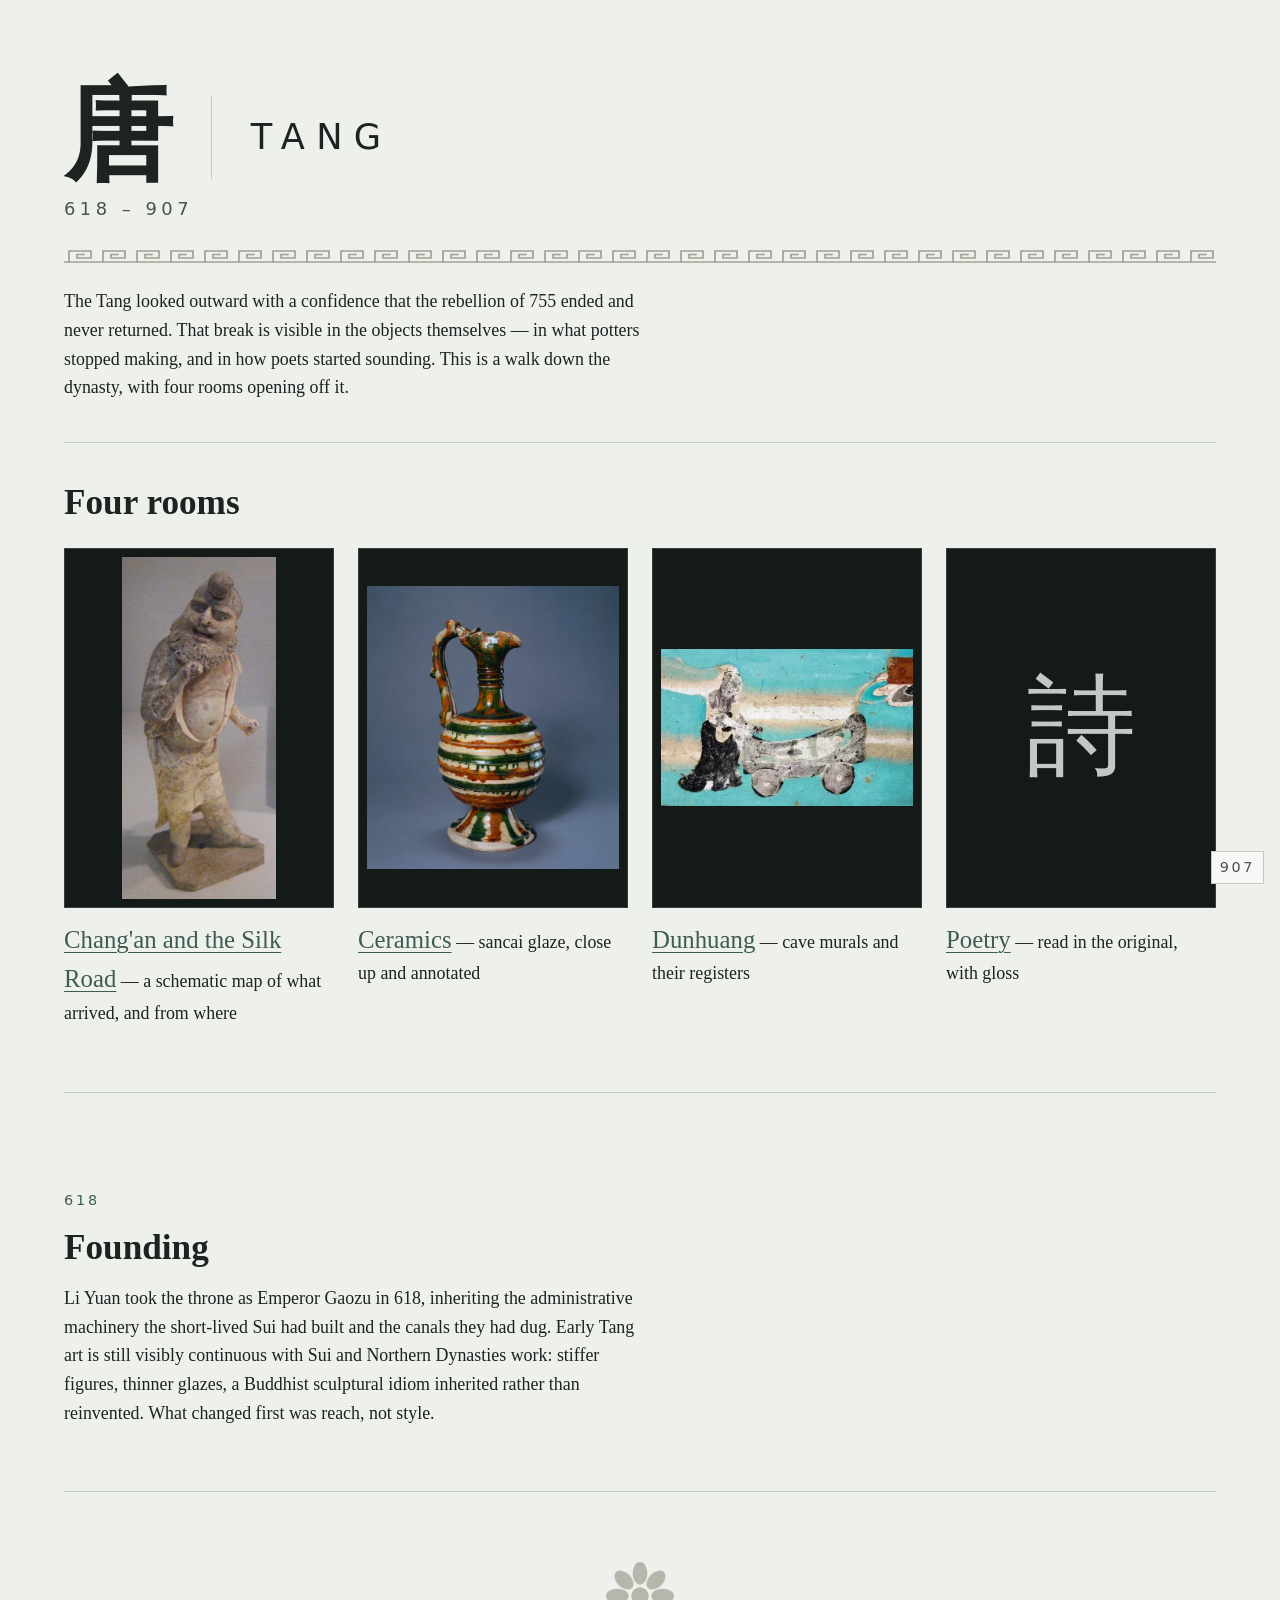
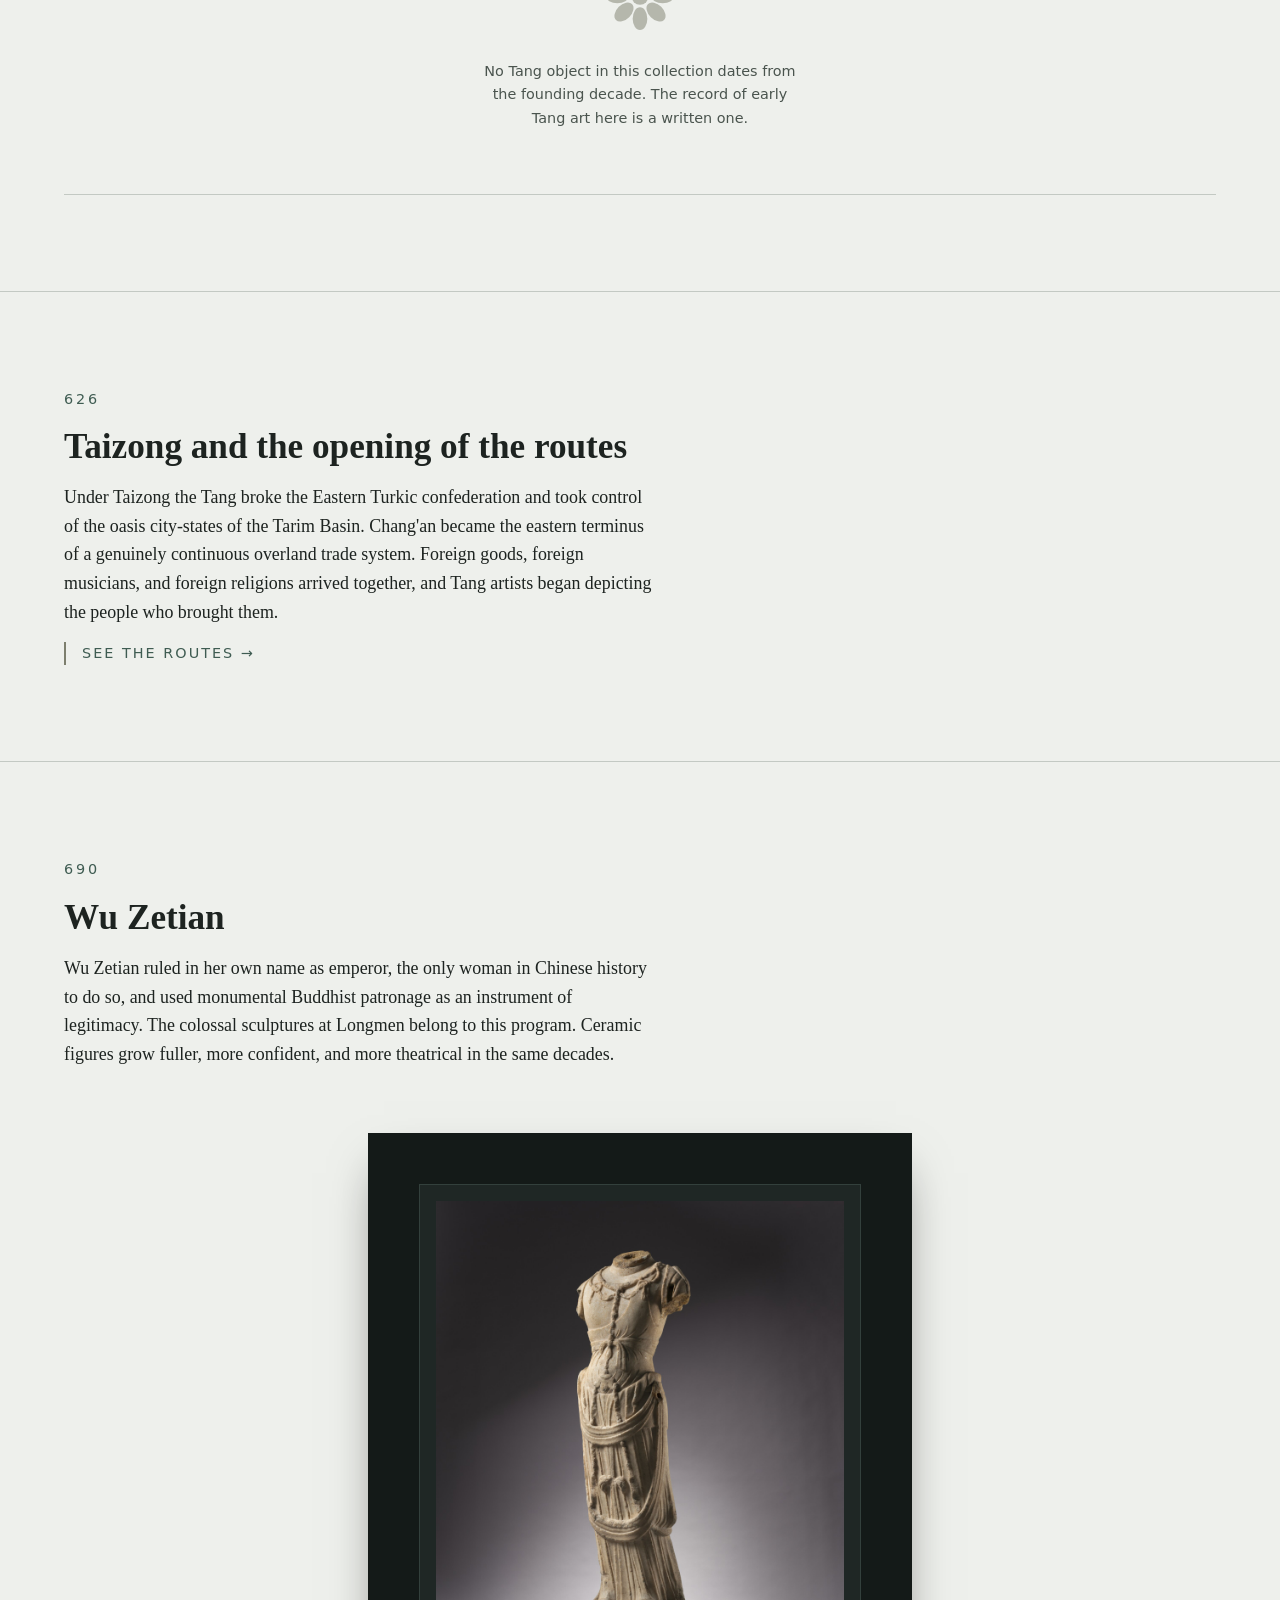
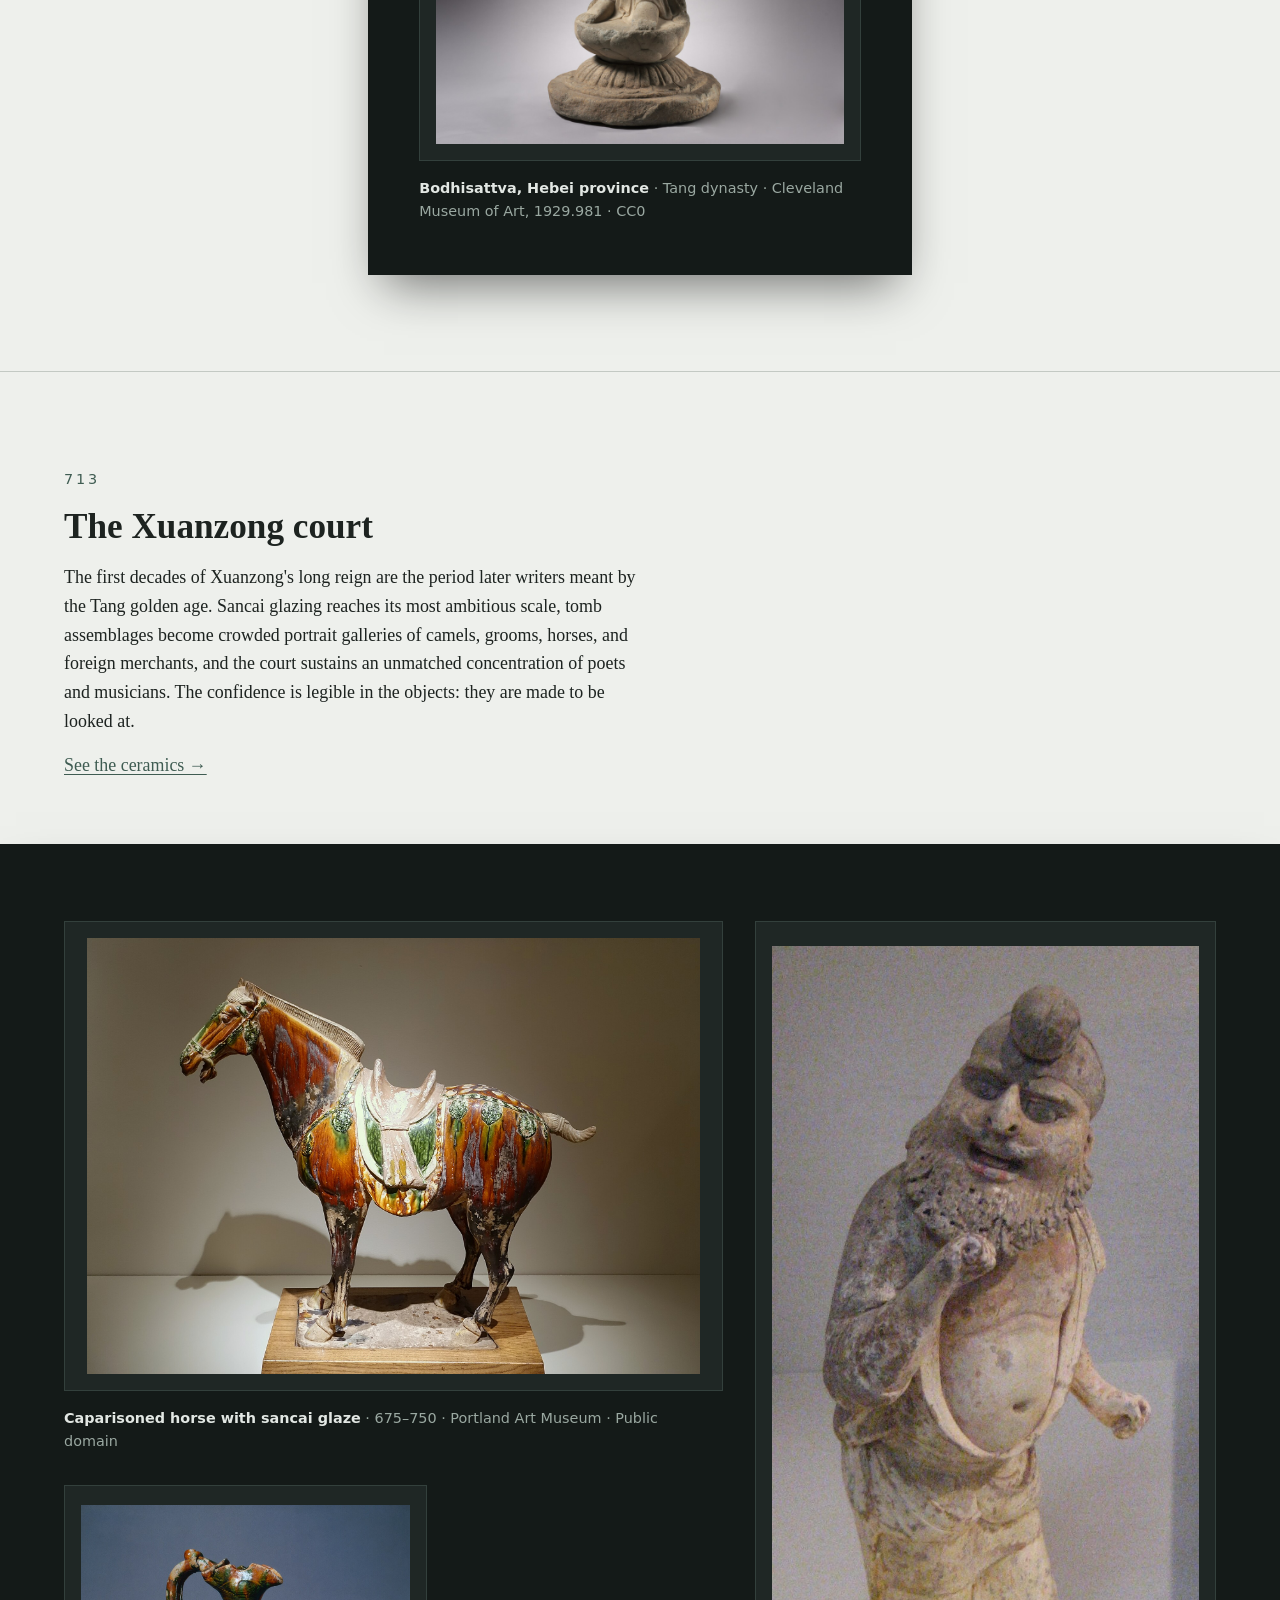
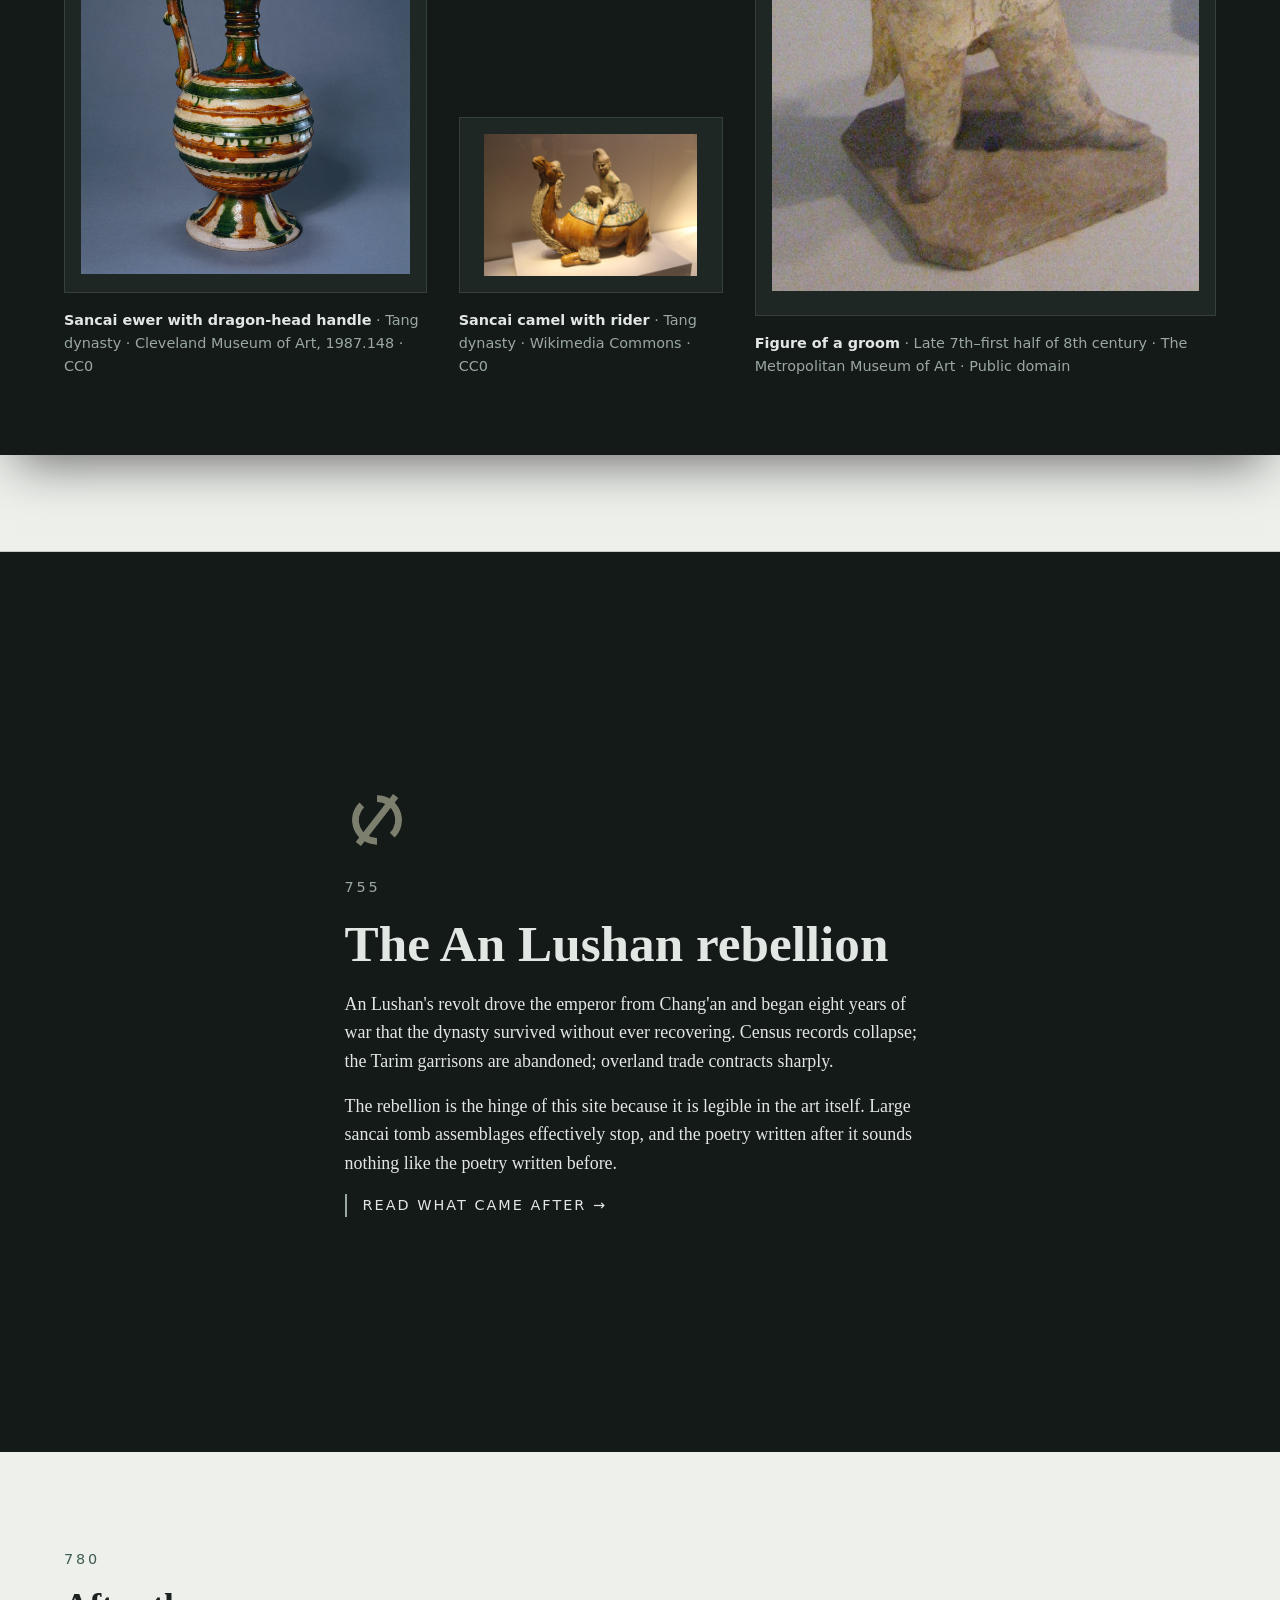
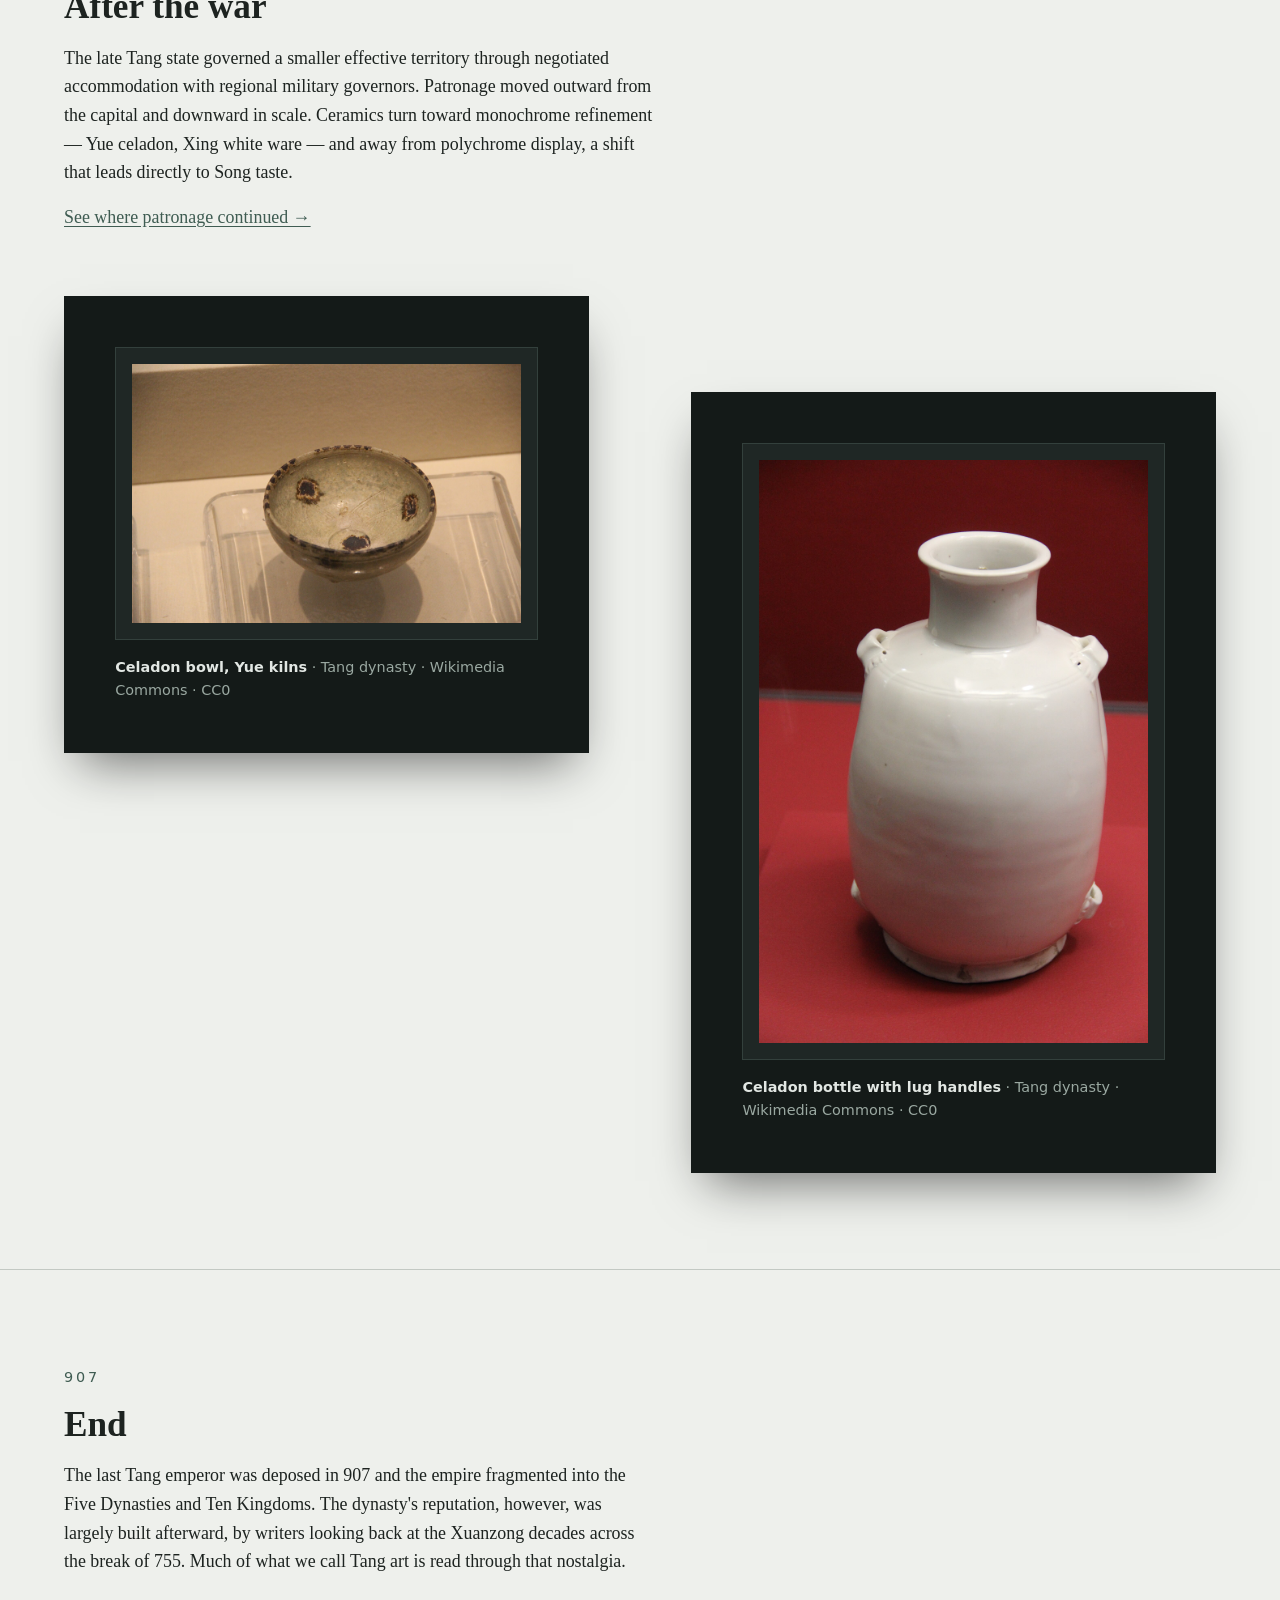
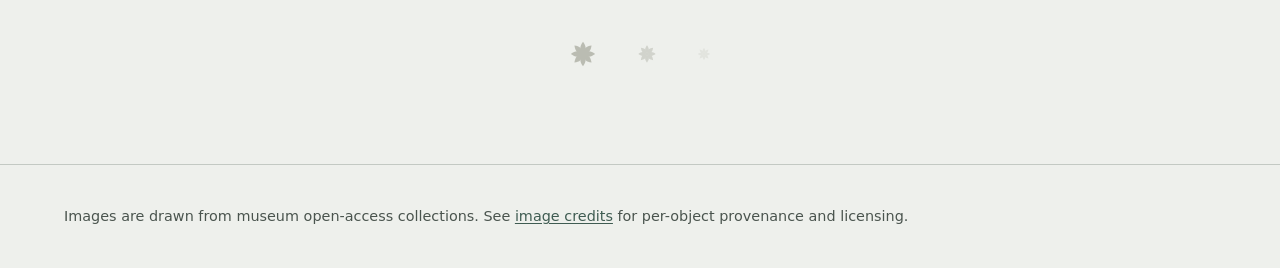
<file: index.html>
<!doctype html>
<html lang="en">
<head>
<meta charset="utf-8">
<meta name="viewport" content="width=device-width, initial-scale=1">
<title>Tang Dynasty — Culture and Art</title>
<meta name="description" content="The culture and art of the Tang dynasty, 618–907: Chang'an and the Silk Road, sancai ceramics, Dunhuang, and poetry.">
<link rel="stylesheet" href="css/tokens.css">
<link rel="stylesheet" href="css/base.css">
<link rel="stylesheet" href="css/spine.css">
</head>
<body class="era-early">

<a class="skip" href="#main">Skip to content</a>

<div id="year-indicator" aria-live="polite" aria-label="Current year in view">618</div>

<nav class="spine-rail" aria-label="Timeline">
  <ol>
    <li><a href="#year-618" data-year="618"><span class="ornament ornament-mark" aria-hidden="true"></span><span class="rail-year">618</span></a></li>
    <li><a href="#year-626" data-year="626"><span class="ornament ornament-mark" aria-hidden="true"></span><span class="rail-year">626</span></a></li>
    <li><a href="#year-690" data-year="690"><span class="ornament ornament-mark" aria-hidden="true"></span><span class="rail-year">690</span></a></li>
    <li><a href="#year-713" data-year="713"><span class="ornament ornament-mark" aria-hidden="true"></span><span class="rail-year">713</span></a></li>
    <li><a href="#year-755" data-year="755"><span class="ornament ornament-mark-broken" aria-hidden="true"></span><span class="rail-year">755</span></a></li>
    <li><a href="#year-780" data-year="780"><span class="ornament ornament-mark" aria-hidden="true"></span><span class="rail-year">780</span></a></li>
    <li><a href="#year-907" data-year="907"><span class="ornament ornament-mark" aria-hidden="true"></span><span class="rail-year">907</span></a></li>
  </ol>
</nav>

<header class="wrap spine-hero">
  <h1 class="spine-title">
    <span class="spine-glyph" lang="zh-Hans">唐</span>
    <span class="spine-latin">Tang</span>
  </h1>
  <p class="spine-dates">618 – 907</p>
  <hr class="rule-fret spine-hero-rule">
  <p class="prose">The Tang looked outward with a confidence that the rebellion of 755
  ended and never returned. That break is visible in the objects themselves — in what
  potters stopped making, and in how poets started sounding. This is a walk down the
  dynasty, with four rooms opening off it.</p>
</header>

<nav class="wrap room-index" aria-label="Rooms">
  <h2>Four rooms</h2>
  <ul>
    <li class="room-card">
      <div class="room-card-plate">
        <img src="assets/img/foreign-groom.jpg" width="716" height="1582" loading="lazy" decoding="async"
          alt="Unglazed earthenware figure of a groom in a belted robe and soft folded cap, one fist raised around a rein that has not survived.">
      </div>
      <p><a href="rooms/changan.html">Chang'an and the Silk Road</a> — a schematic map of what arrived, and from where</p>
    </li>
    <li class="room-card">
      <div class="room-card-plate">
        <img src="assets/img/sancai-ewer.jpg" width="1280" height="1437" loading="lazy" decoding="async"
          alt="Sancai ewer with a lobed mouth and a dragon-head handle, glazed in bands of amber, green, and cream that have run downward in the kiln.">
      </div>
      <p><a href="rooms/ceramics.html">Ceramics</a> — sancai glaze, close up and annotated</p>
    </li>
    <li class="room-card">
      <div class="room-card-plate">
        <img src="assets/img/dunhuang-mural.png" width="640" height="397" loading="lazy" decoding="async"
          alt="Detail of a Mogao Cave 156 wall painting: a figure beside a two-wheeled cart on a flat turquoise ground crossed by pale register bands.">
      </div>
      <p><a href="rooms/dunhuang.html">Dunhuang</a> — cave murals and their registers</p>
    </li>
    <li class="room-card room-card-glyph">
      <div class="room-card-plate">
        <span class="room-glyph" lang="zh-Hans" aria-hidden="true">詩</span>
      </div>
      <p><a href="rooms/poetry.html">Poetry</a> — read in the original, with gloss</p>
    </li>
  </ul>
</nav>

<main id="main" class="spine">

  <section class="era-section" id="year-618" data-era="early" data-year="618">
    <div class="wrap prose">
      <p class="section-year">618</p>
      <h2>Founding</h2>
      <p>Li Yuan took the throne as Emperor Gaozu in 618, inheriting the administrative
      machinery the short-lived Sui had built and the canals they had dug. Early Tang art
      is still visibly continuous with Sui and Northern Dynasties work: stiffer figures,
      thinner glazes, a Buddhist sculptural idiom inherited rather than reinvented. What
      changed first was reach, not style.</p>
    </div>
    <div class="wrap">
      <div class="empty-plate reveal">
        <span class="ornament ornament-rosette empty-plate-mark" aria-hidden="true"></span>
        <p class="empty-plate-note">No Tang object in this collection dates from the
        founding decade. The record of early Tang art here is a written one.</p>
      </div>
    </div>
  </section>

  <section class="era-section" id="year-626" data-era="early" data-year="626">
    <div class="wrap prose">
      <p class="section-year">626</p>
      <h2>Taizong and the opening of the routes</h2>
      <p>Under Taizong the Tang broke the Eastern Turkic confederation and took control of
      the oasis city-states of the Tarim Basin. Chang'an became the eastern terminus of a
      genuinely continuous overland trade system. Foreign goods, foreign musicians, and
      foreign religions arrived together, and Tang artists began depicting the people who
      brought them.</p>
      <p class="crosslink reveal"><a href="rooms/changan.html">See the routes →</a></p>
    </div>
  </section>

  <section class="era-section" id="year-690" data-era="high" data-year="690">
    <div class="wrap prose">
      <p class="section-year">690</p>
      <h2>Wu Zetian</h2>
      <p>Wu Zetian ruled in her own name as emperor, the only woman in Chinese history to
      do so, and used monumental Buddhist patronage as an instrument of legitimacy. The
      colossal sculptures at Longmen belong to this program. Ceramic figures grow fuller,
      more confident, and more theatrical in the same decades.</p>
    </div>
    <div class="wrap">
      <figure class="plate plate-figure single-plate reveal">
        <div class="plate-frame">
          <img src="assets/img/tang-bodhisattva.jpg" width="1920" height="2560" loading="lazy" decoding="async"
            alt="Headless marble bodhisattva standing on a lotus pedestal, a beaded collar and long jewel chain across the chest, a wide sash knotted at the hips.">
        </div>
        <figcaption class="plate-caption"><strong>Bodhisattva, Hebei province</strong> ·
        Tang dynasty · Cleveland Museum of Art, 1929.981 · CC0</figcaption>
      </figure>
    </div>
  </section>

  <section class="era-section" id="year-713" data-era="high" data-year="713">
    <div class="wrap prose">
      <p class="section-year">713</p>
      <h2>The Xuanzong court</h2>
      <p>The first decades of Xuanzong's long reign are the period later writers meant by
      the Tang golden age. Sancai glazing reaches its most ambitious scale, tomb
      assemblages become crowded portrait galleries of camels, grooms, horses, and foreign
      merchants, and the court sustains an unmatched concentration of poets and musicians.
      The confidence is legible in the objects: they are made to be looked at.</p>
      <p><a href="rooms/ceramics.html">See the ceramics →</a></p>
    </div>

    <div class="plate plate-band">
      <div class="wrap crowd">
        <figure class="plate-figure crowd-wide reveal">
          <div class="plate-frame">
            <img src="assets/img/sancai-horse.jpg" width="1920" height="1367" loading="lazy" decoding="async"
              alt="Caparisoned sancai horse on its original slab, harnessed and saddled, glazed in streaming amber and green with a hogged mane.">
          </div>
          <figcaption class="plate-caption"><strong>Caparisoned horse with sancai glaze</strong> ·
          675–750 · Portland Art Museum · Public domain</figcaption>
        </figure>

        <figure class="plate-figure crowd-tall reveal">
          <div class="plate-frame">
            <img src="assets/img/foreign-groom.jpg" width="716" height="1582" loading="lazy" decoding="async"
              alt="Unglazed earthenware groom on an integral plinth, robe belted and pulled open, one fist closed around a rein now lost.">
          </div>
          <figcaption class="plate-caption"><strong>Figure of a groom</strong> ·
          Late 7th–first half of 8th century · The Metropolitan Museum of Art · Public domain</figcaption>
        </figure>

        <figure class="plate-figure crowd-mid reveal">
          <div class="plate-frame">
            <img src="assets/img/sancai-ewer.jpg" width="1280" height="1437" loading="lazy" decoding="async"
              alt="Sancai ewer on a splayed foot, its trefoil mouth pinched into lobes and an animal-head handle looped from rim to shoulder.">
          </div>
          <figcaption class="plate-caption"><strong>Sancai ewer with dragon-head handle</strong> ·
          Tang dynasty · Cleveland Museum of Art, 1987.148 · CC0</figcaption>
        </figure>

        <figure class="plate-figure crowd-small reveal">
          <div class="plate-frame">
            <img src="assets/img/sancai-camel.jpg" width="1920" height="1280" loading="lazy" decoding="async"
              alt="Bactrian camel kneeling with a rider astride the saddle pack, flanks under a running amber glaze, neck and forelegs left unglazed.">
          </div>
          <figcaption class="plate-caption"><strong>Sancai camel with rider</strong> ·
          Tang dynasty · Wikimedia Commons · CC0</figcaption>
        </figure>
      </div>
    </div>
  </section>

  <section class="era-section rupture" id="year-755" data-era="rupture" data-year="755">
    <div class="plate rupture-void">
      <div class="wrap prose">
        <span class="ornament ornament-mark-broken void-mark reveal" aria-hidden="true"></span>
        <p class="section-year">755</p>
        <h2>The An Lushan rebellion</h2>
        <p>An Lushan's revolt drove the emperor from Chang'an and began eight years of war
        that the dynasty survived without ever recovering. Census records collapse; the
        Tarim garrisons are abandoned; overland trade contracts sharply.</p>
        <p>The rebellion is the hinge of this site because it is legible in the art itself.
        Large sancai tomb assemblages effectively stop, and the poetry written after it
        sounds nothing like the poetry written before.</p>
        <p class="crosslink void-crosslink"><a href="rooms/poetry.html">Read what came after →</a></p>
      </div>
    </div>
  </section>

  <section class="era-section" id="year-780" data-era="late" data-year="780">
    <div class="wrap prose">
      <p class="section-year">780</p>
      <h2>After the war</h2>
      <p>The late Tang state governed a smaller effective territory through negotiated
      accommodation with regional military governors. Patronage moved outward from the
      capital and downward in scale. Ceramics turn toward monochrome refinement — Yue
      celadon, Xing white ware — and away from polychrome display, a shift that leads
      directly to Song taste.</p>
      <p><a href="rooms/dunhuang.html">See where patronage continued →</a></p>
    </div>
    <div class="wrap sparse">
      <figure class="plate plate-figure reveal">
        <div class="plate-frame">
          <img src="assets/img/yue-celadon.jpg" width="1920" height="1280" loading="lazy" decoding="async"
            alt="Small hemispherical Yue bowl under an even grey-green glaze, three dark splashes haloed in the well and a run of dashes inside the rim.">
        </div>
        <figcaption class="plate-caption"><strong>Celadon bowl, Yue kilns</strong> ·
        Tang dynasty · Wikimedia Commons · CC0</figcaption>
      </figure>
      <figure class="plate plate-figure reveal">
        <div class="plate-frame">
          <img src="assets/img/celadon-bottle.jpg" width="1920" height="2880" loading="lazy" decoding="async"
            alt="Barrel-bodied celadon bottle with a short neck and everted lip, pierced lugs at shoulder and base, undecorated but for its throwing rings.">
        </div>
        <figcaption class="plate-caption"><strong>Celadon bottle with lug handles</strong> ·
        Tang dynasty · Wikimedia Commons · CC0</figcaption>
      </figure>
    </div>
  </section>

  <section class="era-section" id="year-907" data-era="late" data-year="907">
    <div class="wrap prose">
      <p class="section-year">907</p>
      <h2>End</h2>
      <p>The last Tang emperor was deposed in 907 and the empire fragmented into the Five
      Dynasties and Ten Kingdoms. The dynasty's reputation, however, was largely built
      afterward, by writers looking back at the Xuanzong decades across the break of 755.
      Much of what we call Tang art is read through that nostalgia.</p>
    </div>
    <div class="wrap">
      <p class="closing-ornament reveal" aria-hidden="true">
        <span class="ornament ornament-lotus"></span>
        <span class="ornament ornament-lotus"></span>
        <span class="ornament ornament-lotus"></span>
      </p>
    </div>
  </section>

</main>

<footer class="wrap spine-footer">
  <p>Images are drawn from museum open-access collections. See
  <a href="assets/img/CREDITS.md">image credits</a> for per-object provenance and licensing.</p>
</footer>

<script type="module" src="js/spine.js"></script>
</body>
</html>
</file>
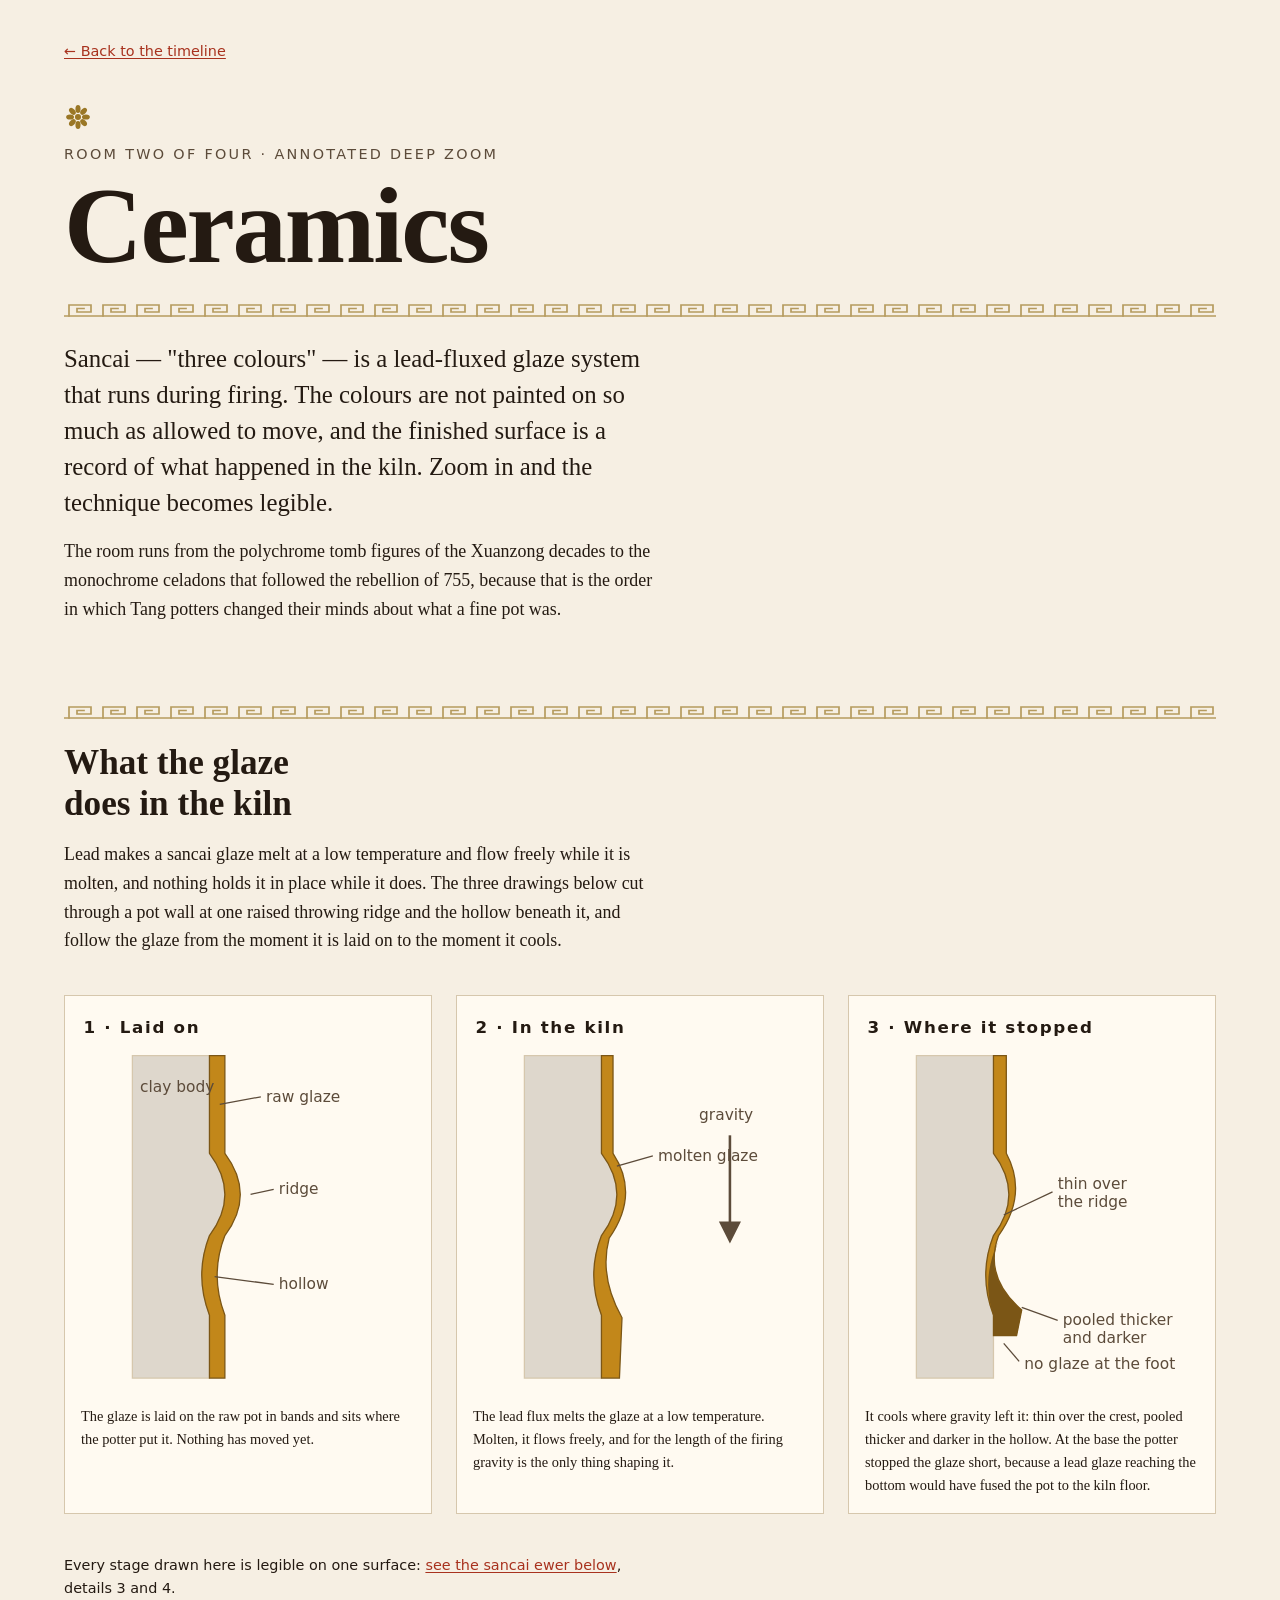
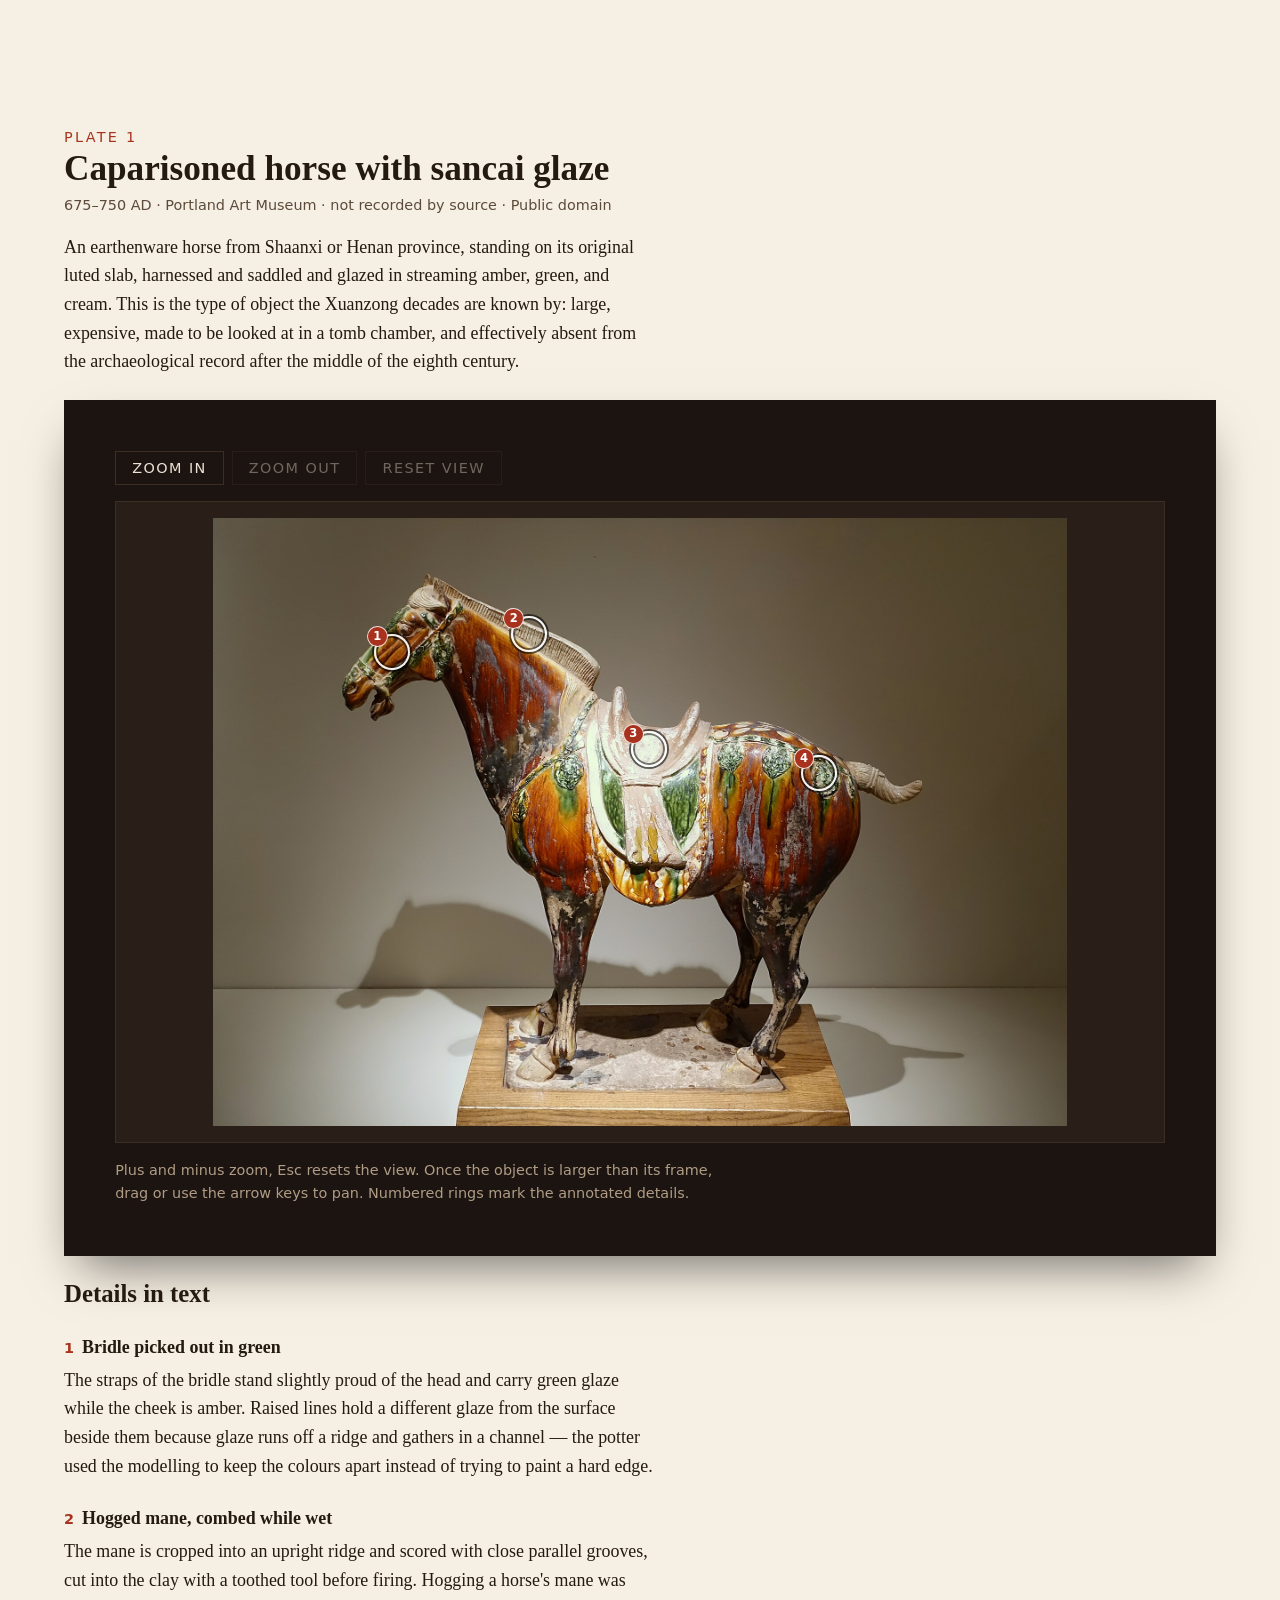
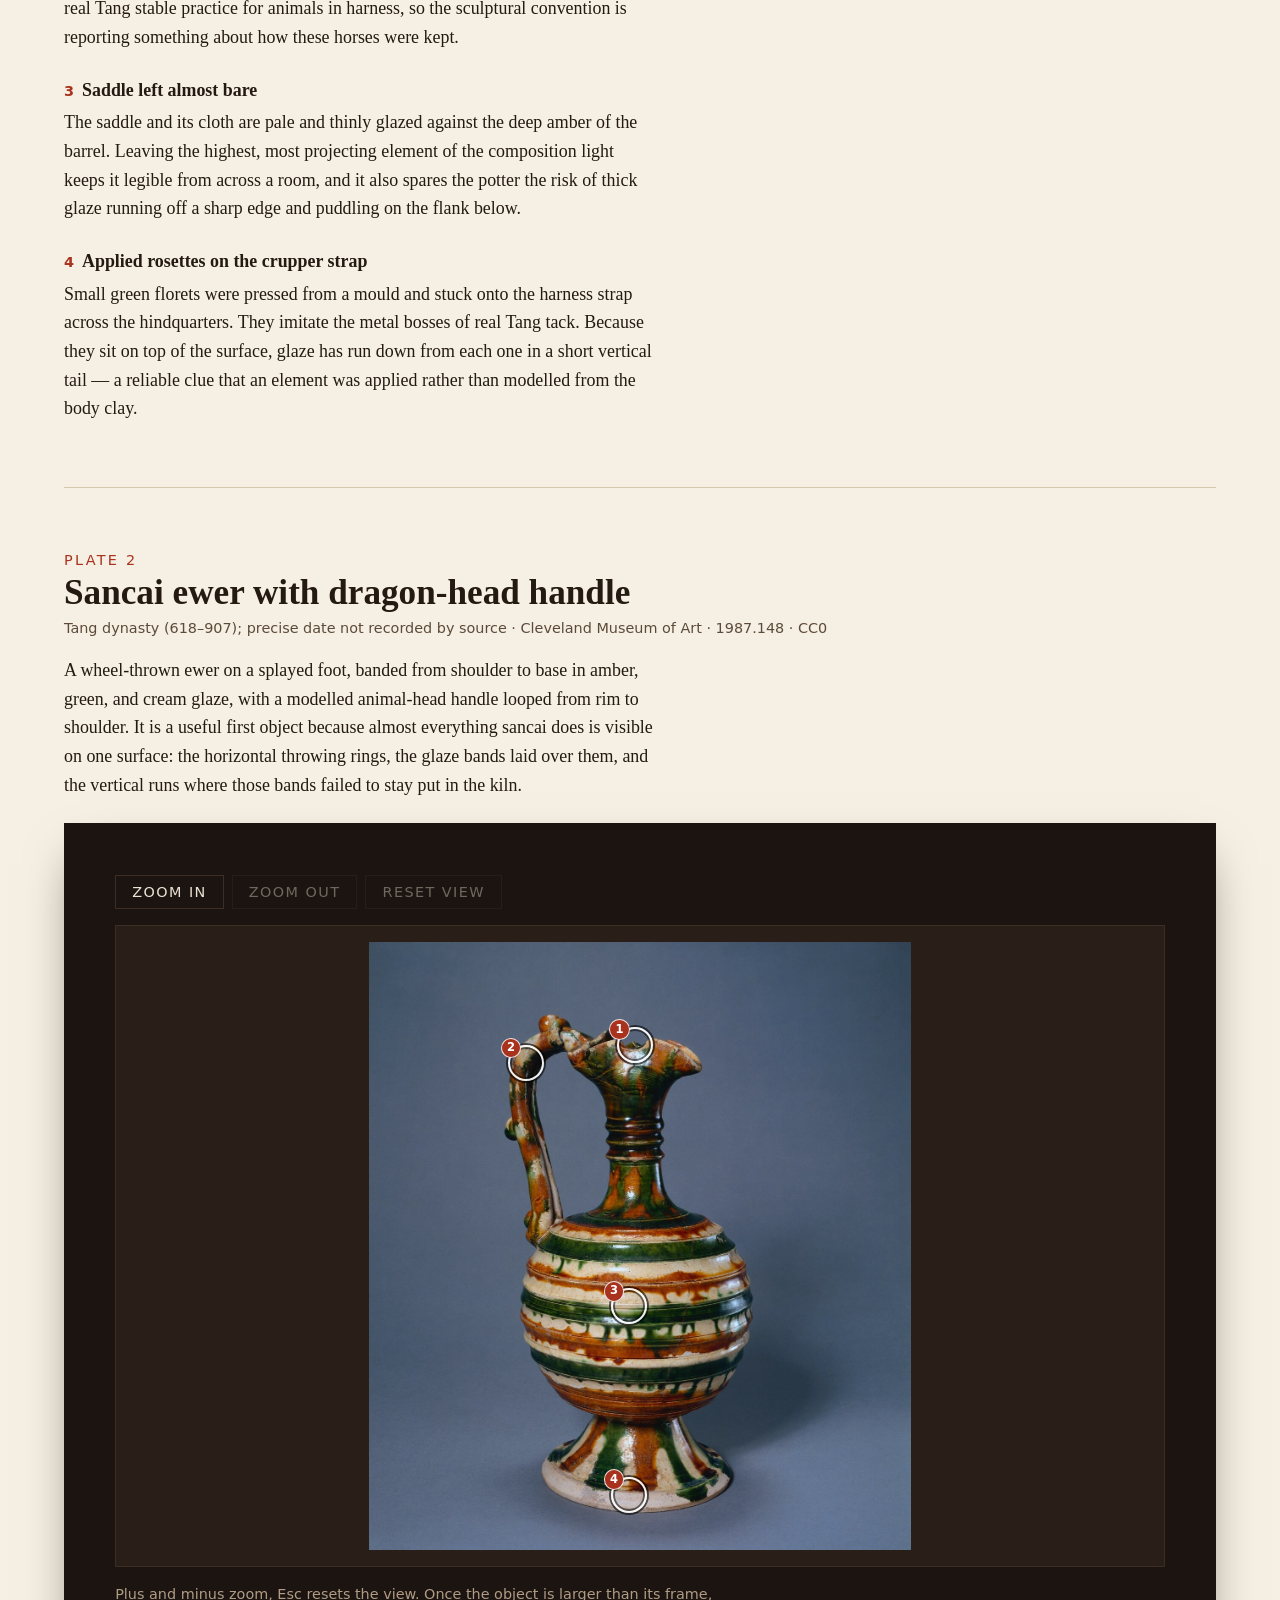
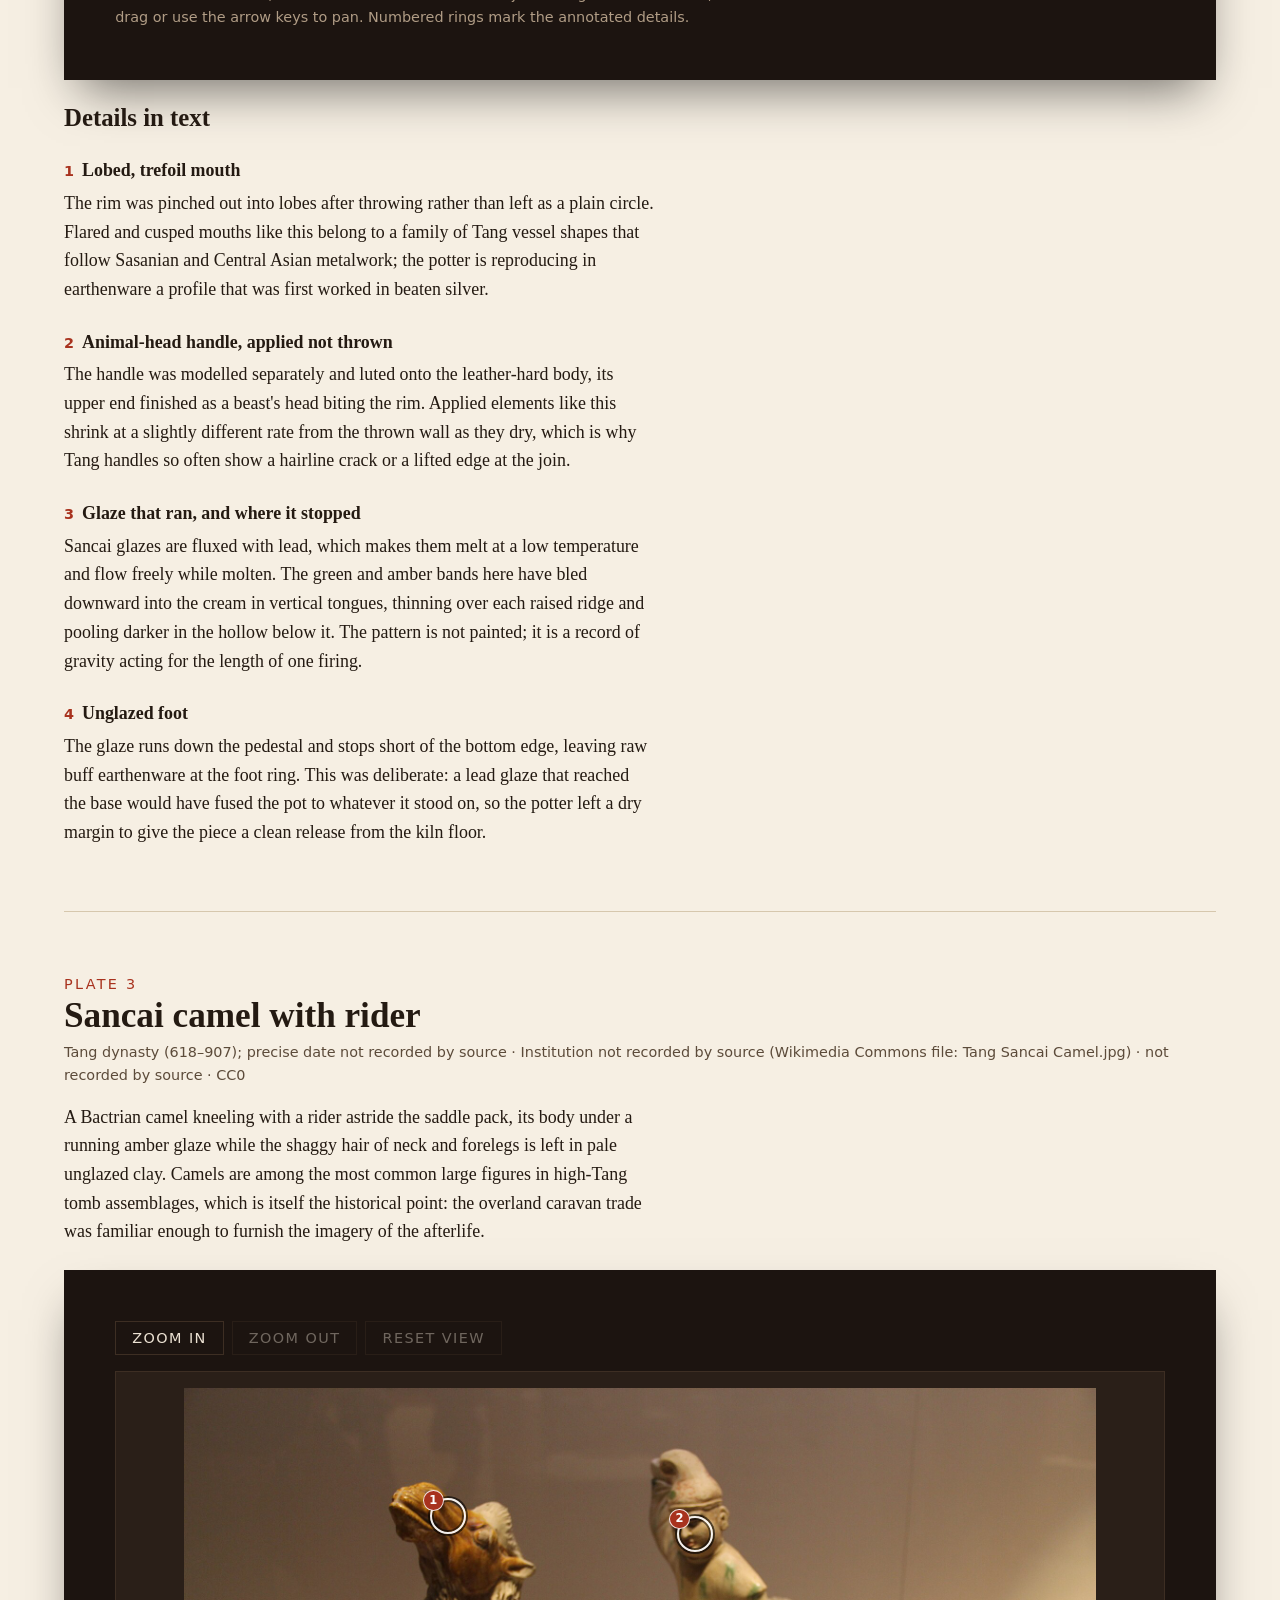
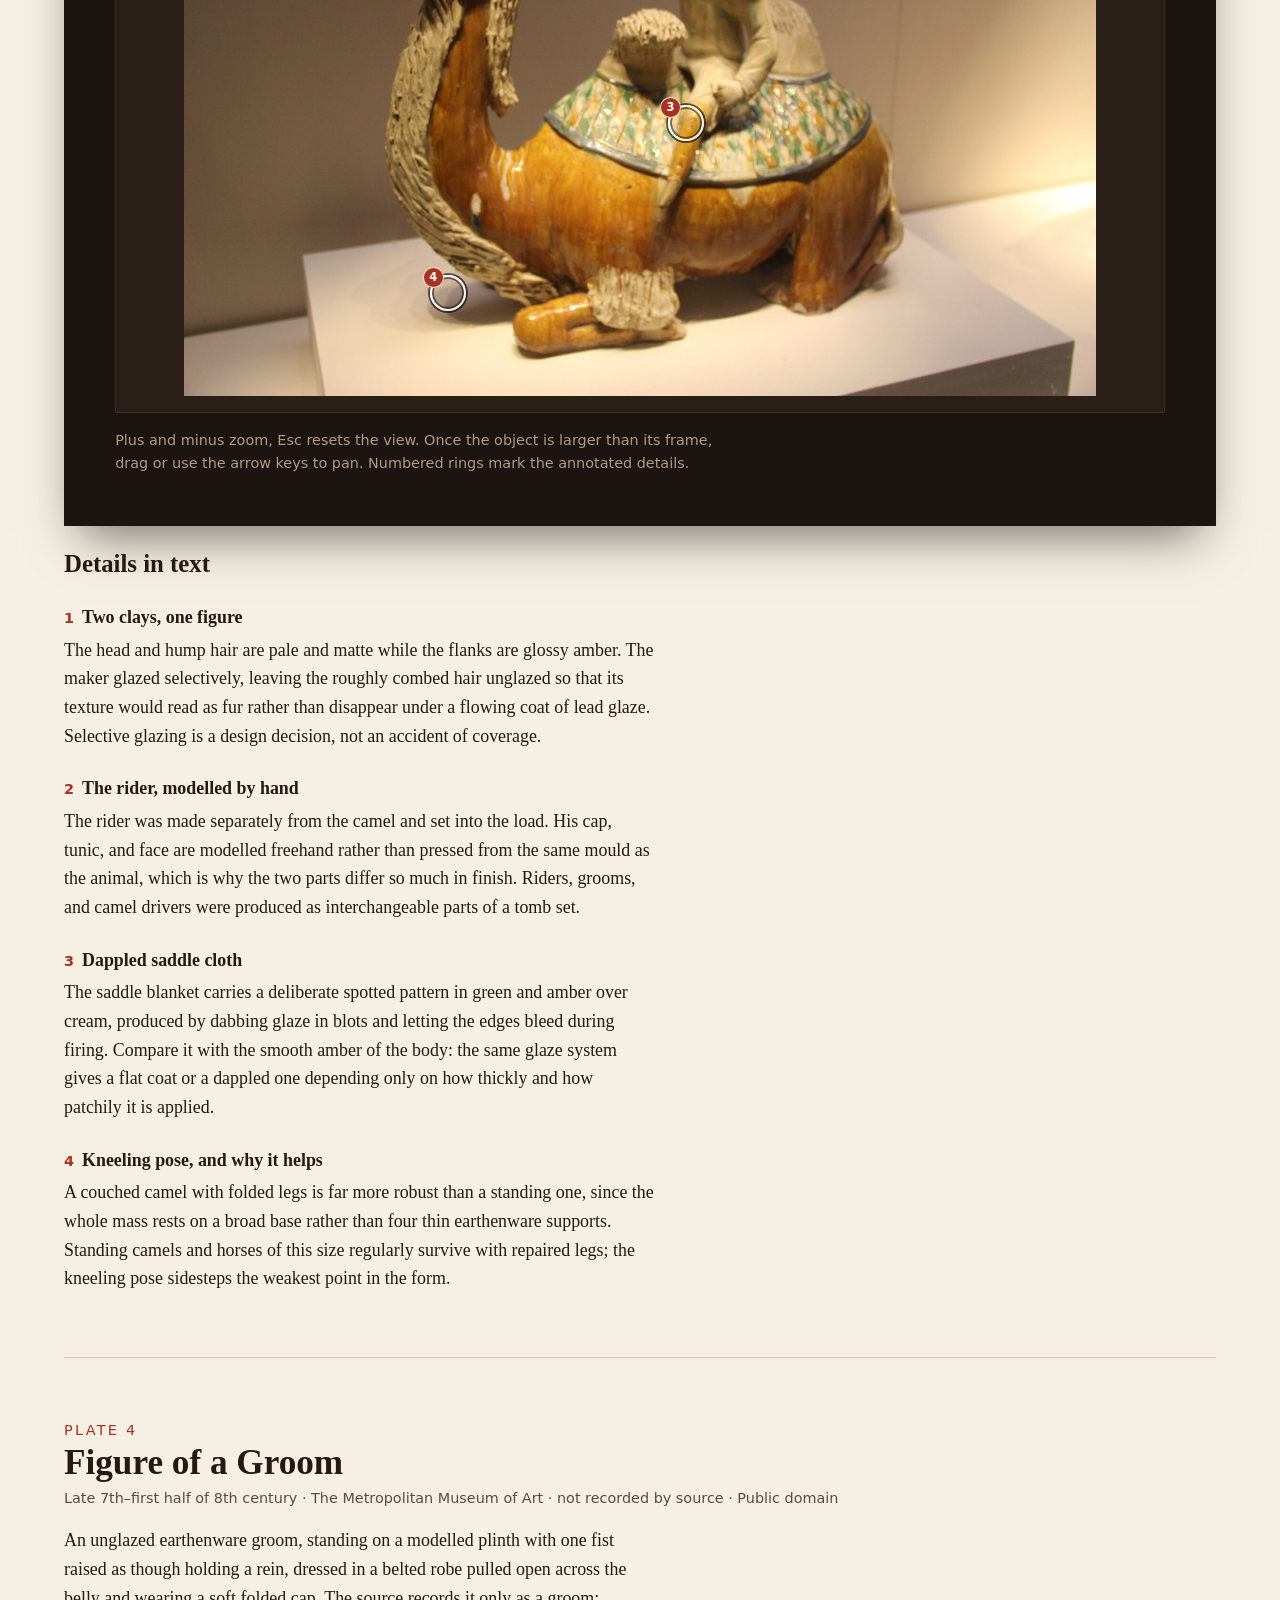
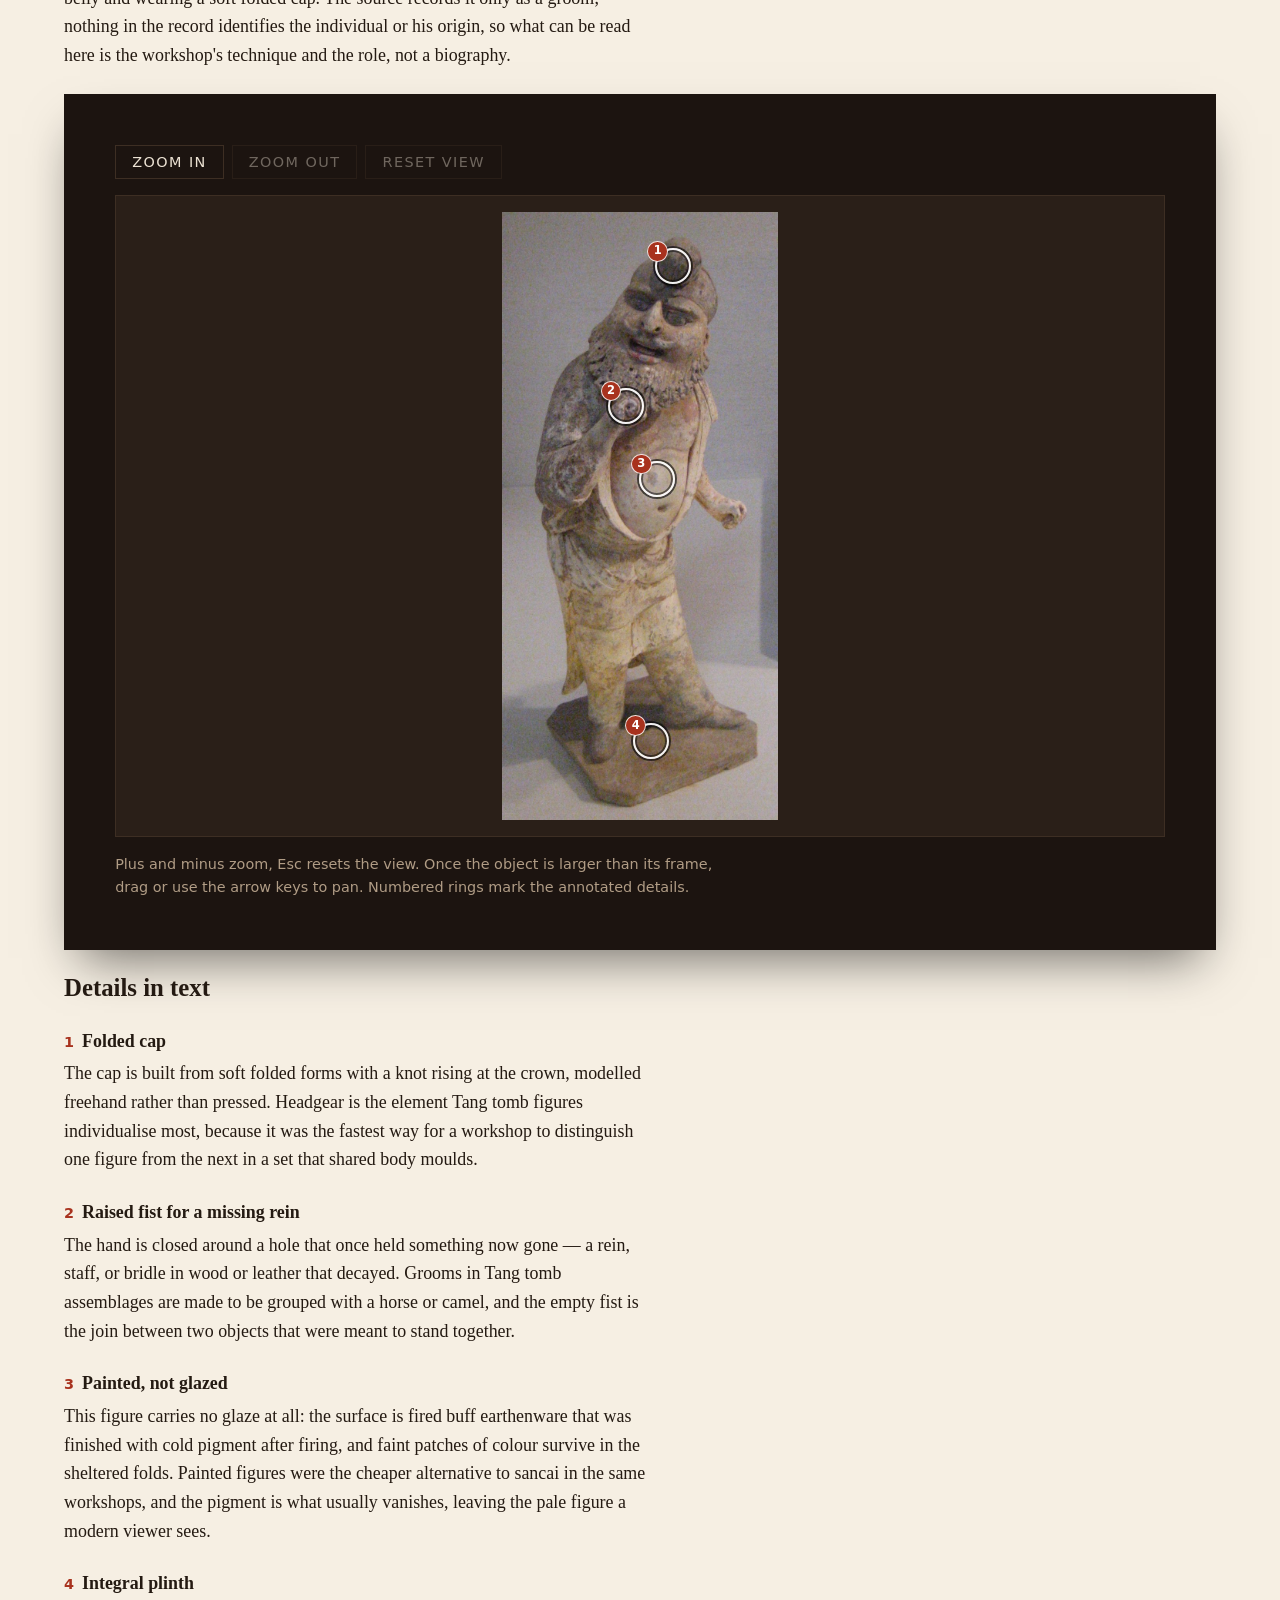
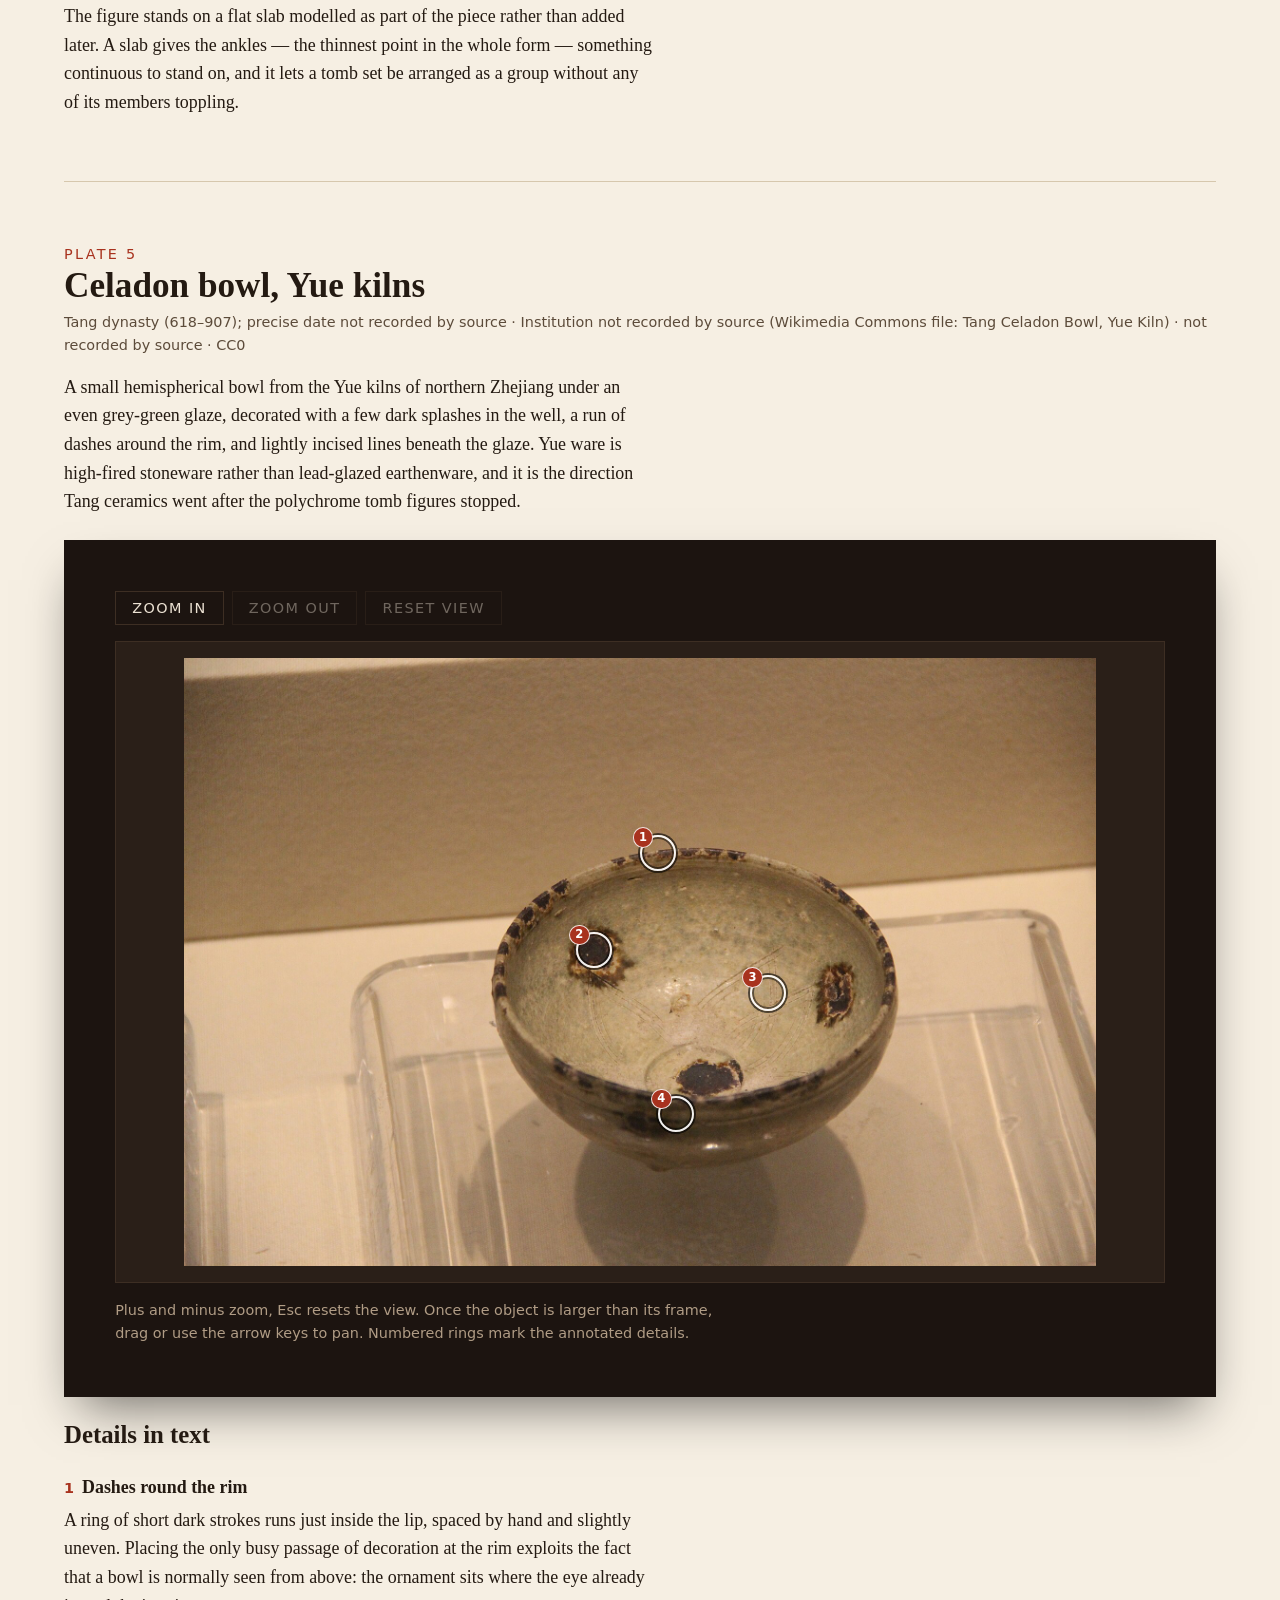
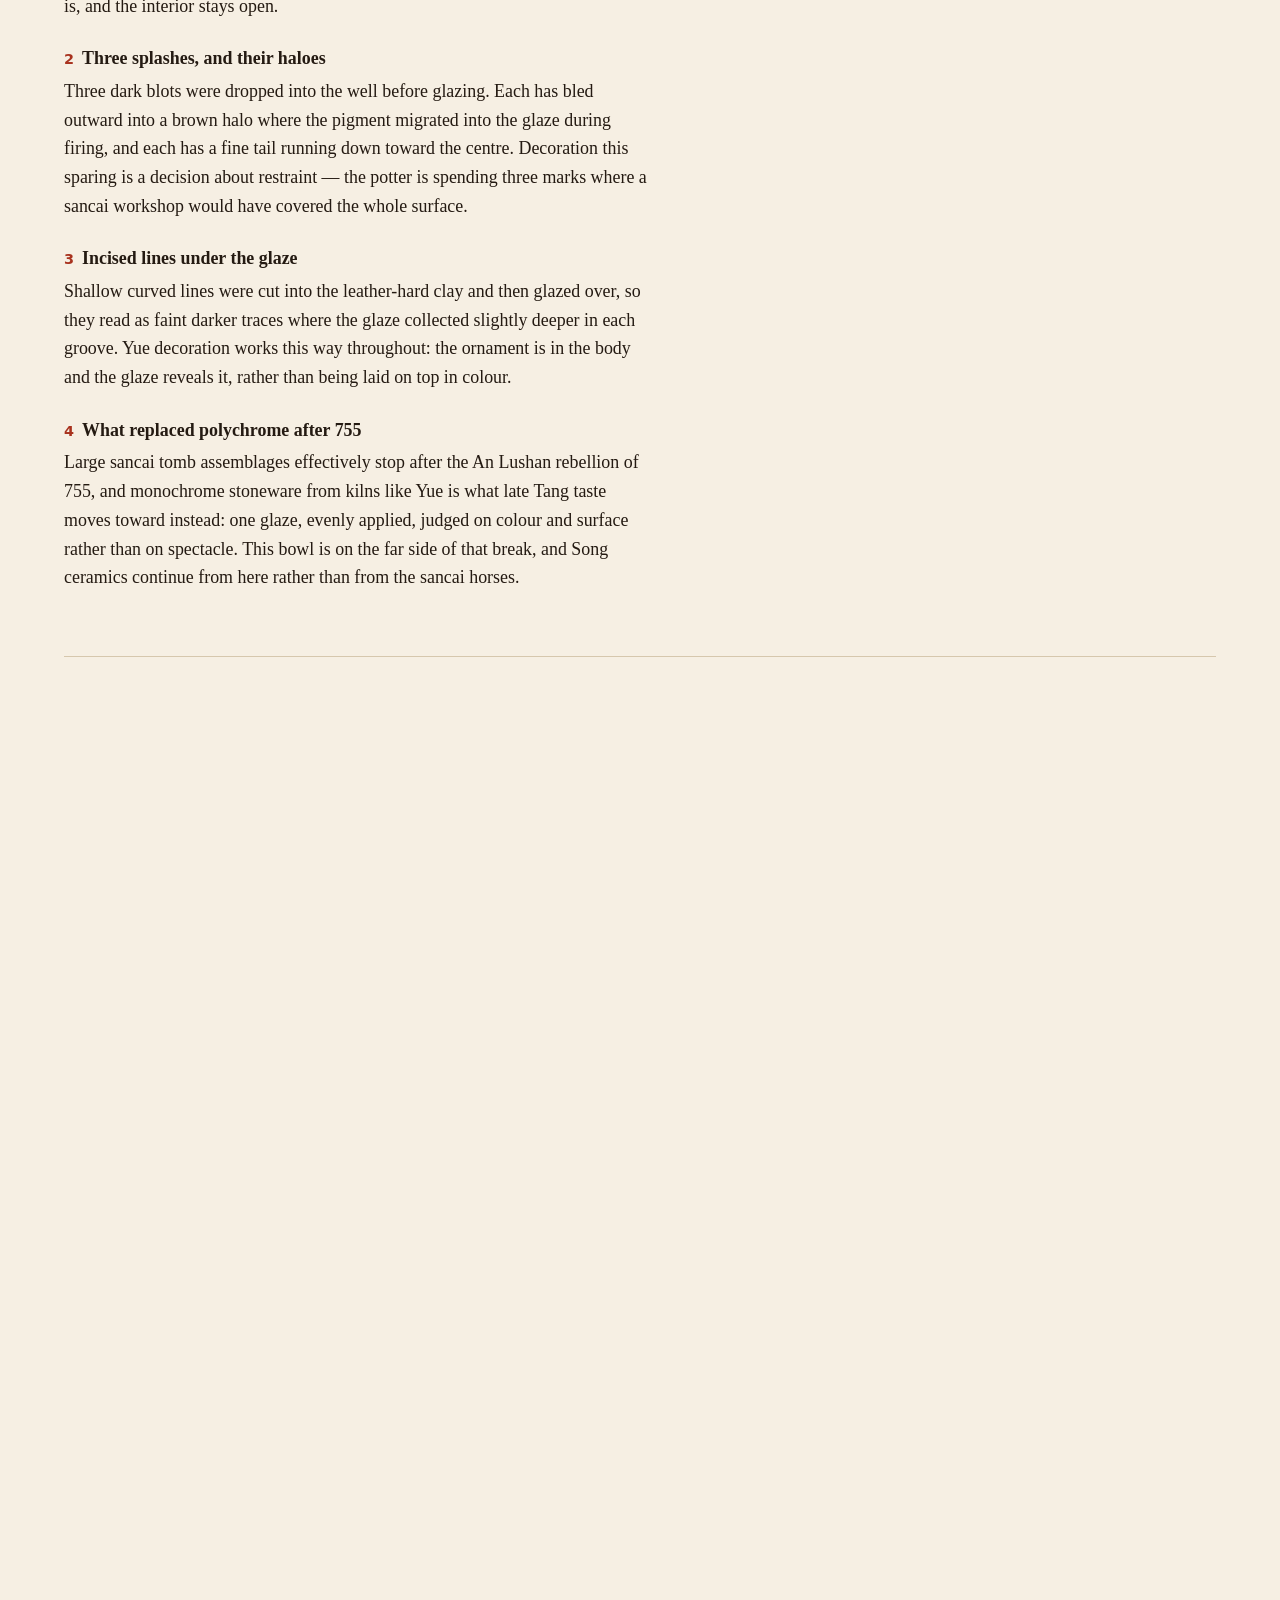
<file: rooms/ceramics.html>
<!doctype html>
<html lang="en">
<head>
<meta charset="utf-8">
<meta name="viewport" content="width=device-width, initial-scale=1">
<title>Ceramics — Tang Dynasty</title>
<link rel="stylesheet" href="../css/tokens.css">
<link rel="stylesheet" href="../css/base.css">
<link rel="stylesheet" href="../css/room.css">
<link rel="stylesheet" href="../css/zoom.css">
</head>
<body class="era-high">

<header class="wrap room-header">
  <p class="back"><a href="../index.html">← Back to the timeline</a></p>
  <span class="ornament ornament-rosette room-mark" aria-hidden="true"></span>
  <p class="room-kicker">Room two of four · annotated deep zoom</p>
  <h1>Ceramics</h1>
  <hr class="rule-fret room-rule">
  <div class="prose room-lede">
    <p>Sancai — "three colours" — is a lead-fluxed glaze system that runs
    during firing. The colours are not painted on so much as allowed to move, and the
    finished surface is a record of what happened in the kiln. Zoom in and the technique
    becomes legible.</p>
    <p>The room runs from the polychrome tomb figures of the Xuanzong decades
    to the monochrome celadons that followed the rebellion of 755, because that is the
    order in which Tang potters changed their minds about what a fine pot was.</p>
  </div>
</header>

<section class="wrap glaze" aria-labelledby="glaze-heading">
  <hr class="rule-fret">
  <h2 id="glaze-heading">What the glaze does in the kiln</h2>
  <p class="prose">Lead makes a sancai glaze melt at a low temperature and flow freely
  while it is molten, and nothing holds it in place while it does. The three drawings
  below cut through a pot wall at one raised throwing ridge and the hollow beneath it,
  and follow the glaze from the moment it is laid on to the moment it cools.</p>

  <div class="glaze-panels">

    <figure class="glaze-panel reveal">
      <svg viewBox="0 0 260 300" role="img" aria-labelledby="glaze-1-title">
        <title id="glaze-1-title">Cross-section of a pot wall: an even coat of unfired
        glaze lying over a raised ridge and the hollow below it.</title>
        <text class="glaze-step" x="2" y="16">1 · Laid on</text>
        <path class="glaze-body" d="M40,34 L100,34 L100,110 Q124,142 100,174 Q88,205 100,236 L100,285 L40,285 Z"/>
        <path class="glaze-coat" d="M100,34 L112,34 L112,110 Q136,142 112,174 Q100,205 112,236 L112,285 L100,285 L100,236 Q88,205 100,174 Q124,142 100,110 Z"/>
        <text x="46" y="62">clay body</text>
        <path class="glaze-leader" d="M108,72 L140,66"/>
        <text x="144" y="70">raw glaze</text>
        <path class="glaze-leader" d="M132,142 L150,138"/>
        <text x="154" y="142">ridge</text>
        <path class="glaze-leader" d="M104,206 L150,212"/>
        <text x="154" y="216">hollow</text>
      </svg>
      <figcaption>The glaze is laid on the raw pot in bands and sits where the potter
      put it. Nothing has moved yet.</figcaption>
    </figure>

    <figure class="glaze-panel reveal">
      <svg viewBox="0 0 260 300" role="img" aria-labelledby="glaze-2-title">
        <title id="glaze-2-title">The same wall during firing: the glaze has melted,
        thinned over the ridge, and begun to run downward.</title>
        <text class="glaze-step" x="2" y="16">2 · In the kiln</text>
        <path class="glaze-body" d="M40,34 L100,34 L100,110 Q124,142 100,174 Q88,205 100,236 L100,285 L40,285 Z"/>
        <path class="glaze-coat" d="M100,34 L109,34 L109,110 Q130,142 106,176 Q98,206 116,238 L114,285 L100,285 L100,236 Q88,205 100,174 Q124,142 100,110 Z"/>
        <path class="glaze-leader" d="M112,120 L140,112"/>
        <text x="144" y="116">molten glaze</text>
        <text x="176" y="84">gravity</text>
        <path class="glaze-arrow" d="M200,96 L200,166"/>
        <path class="glaze-arrow" d="M193,164 L207,164 L200,178 Z"/>
      </svg>
      <figcaption>The lead flux melts the glaze at a low temperature. Molten, it flows
      freely, and for the length of the firing gravity is the only thing shaping it.</figcaption>
    </figure>

    <figure class="glaze-panel reveal">
      <svg viewBox="0 0 260 300" role="img" aria-labelledby="glaze-3-title">
        <title id="glaze-3-title">The same wall after cooling: the glaze is thin over
        the crest of the ridge, pooled thick and dark in the hollow below it, and stops
        short of the foot leaving bare clay.</title>
        <text class="glaze-step" x="2" y="16">3 · Where it stopped</text>
        <path class="glaze-body" d="M40,34 L100,34 L100,110 Q124,142 100,174 Q88,205 100,236 L100,285 L40,285 Z"/>
        <path class="glaze-coat" d="M100,34 L110,34 L110,110 Q127,142 104,174 Q92,206 122,232 L118,252 L100,252 L100,236 Q88,205 100,174 Q124,142 100,110 Z"/>
        <path class="glaze-pool" d="M104,178 Q92,206 122,232 L118,252 L100,252 L100,236 Q90,208 104,178 Z"/>
        <path class="glaze-leader" d="M108,158 L146,140"/>
        <text x="150" y="138">thin over<tspan x="150" dy="14">the ridge</tspan></text>
        <path class="glaze-leader" d="M122,230 L150,240"/>
        <text x="154" y="244">pooled thicker<tspan x="154" dy="14">and darker</tspan></text>
        <path class="glaze-leader" d="M108,258 L120,272"/>
        <text x="124" y="278">no glaze at the foot</text>
      </svg>
      <figcaption>It cools where gravity left it: thin over the crest, pooled thicker
      and darker in the hollow. At the base the potter stopped the glaze short, because
      a lead glaze reaching the bottom would have fused the pot to the kiln floor.</figcaption>
    </figure>

  </div>

  <p class="prose glaze-note">Every stage drawn here is legible on one surface:
  <a href="#sancai-ewer">see the sancai ewer below</a>, details 3 and 4.</p>
</section>

<main class="wrap" id="objects">
<!-- BEGIN generated fallback: python3 tools/build_fallback.py -->
  <noscript>
    <p class="notice">The interactive zoom needs JavaScript. Every object,
    its full caption, and each annotated detail are given as text below.</p>
    <figure class="object" id="sancai-horse-static">
      <img src="../assets/img/sancai-horse.jpg" alt="Caparisoned horse with sancai glaze" style="aspect-ratio: 1400/997">
      <figcaption>
        <h2>Caparisoned horse with sancai glaze</h2>
        <p class="object-meta">675–750 AD · Portland Art Museum · not recorded by source · Public domain</p>
        <p class="prose">An earthenware horse from Shaanxi or Henan province, standing on its original luted slab, harnessed and saddled and glazed in streaming amber, green, and cream. This is the type of object the Xuanzong decades are known by: large, expensive, made to be looked at in a tomb chamber, and effectively absent from the archaeological record after the middle of the eighth century.</p>
      </figcaption>
      <dl class="hotspot-list">
        <dt>Bridle picked out in green</dt>
        <dd>The straps of the bridle stand slightly proud of the head and carry green glaze while the cheek is amber. Raised lines hold a different glaze from the surface beside them because glaze runs off a ridge and gathers in a channel — the potter used the modelling to keep the colours apart instead of trying to paint a hard edge.</dd>
        <dt>Hogged mane, combed while wet</dt>
        <dd>The mane is cropped into an upright ridge and scored with close parallel grooves, cut into the clay with a toothed tool before firing. Hogging a horse&#x27;s mane was real Tang stable practice for animals in harness, so the sculptural convention is reporting something about how these horses were kept.</dd>
        <dt>Saddle left almost bare</dt>
        <dd>The saddle and its cloth are pale and thinly glazed against the deep amber of the barrel. Leaving the highest, most projecting element of the composition light keeps it legible from across a room, and it also spares the potter the risk of thick glaze running off a sharp edge and puddling on the flank below.</dd>
        <dt>Applied rosettes on the crupper strap</dt>
        <dd>Small green florets were pressed from a mould and stuck onto the harness strap across the hindquarters. They imitate the metal bosses of real Tang tack. Because they sit on top of the surface, glaze has run down from each one in a short vertical tail — a reliable clue that an element was applied rather than modelled from the body clay.</dd>
      </dl>
    </figure>
    <figure class="object" id="sancai-ewer-static">
      <img src="../assets/img/sancai-ewer.jpg" alt="Sancai ewer with dragon-head handle" style="aspect-ratio: 1400/1571">
      <figcaption>
        <h2>Sancai ewer with dragon-head handle</h2>
        <p class="object-meta">Tang dynasty (618–907); precise date not recorded by source · Cleveland Museum of Art · 1987.148 · CC0</p>
        <p class="prose">A wheel-thrown ewer on a splayed foot, banded from shoulder to base in amber, green, and cream glaze, with a modelled animal-head handle looped from rim to shoulder. It is a useful first object because almost everything sancai does is visible on one surface: the horizontal throwing rings, the glaze bands laid over them, and the vertical runs where those bands failed to stay put in the kiln.</p>
      </figcaption>
      <dl class="hotspot-list">
        <dt>Lobed, trefoil mouth</dt>
        <dd>The rim was pinched out into lobes after throwing rather than left as a plain circle. Flared and cusped mouths like this belong to a family of Tang vessel shapes that follow Sasanian and Central Asian metalwork; the potter is reproducing in earthenware a profile that was first worked in beaten silver.</dd>
        <dt>Animal-head handle, applied not thrown</dt>
        <dd>The handle was modelled separately and luted onto the leather-hard body, its upper end finished as a beast&#x27;s head biting the rim. Applied elements like this shrink at a slightly different rate from the thrown wall as they dry, which is why Tang handles so often show a hairline crack or a lifted edge at the join.</dd>
        <dt>Glaze that ran, and where it stopped</dt>
        <dd>Sancai glazes are fluxed with lead, which makes them melt at a low temperature and flow freely while molten. The green and amber bands here have bled downward into the cream in vertical tongues, thinning over each raised ridge and pooling darker in the hollow below it. The pattern is not painted; it is a record of gravity acting for the length of one firing.</dd>
        <dt>Unglazed foot</dt>
        <dd>The glaze runs down the pedestal and stops short of the bottom edge, leaving raw buff earthenware at the foot ring. This was deliberate: a lead glaze that reached the base would have fused the pot to whatever it stood on, so the potter left a dry margin to give the piece a clean release from the kiln floor.</dd>
      </dl>
    </figure>
    <figure class="object" id="sancai-camel-static">
      <img src="../assets/img/sancai-camel.jpg" alt="Sancai camel with rider" style="aspect-ratio: 1400/933">
      <figcaption>
        <h2>Sancai camel with rider</h2>
        <p class="object-meta">Tang dynasty (618–907); precise date not recorded by source · Institution not recorded by source (Wikimedia Commons file: Tang Sancai Camel.jpg) · not recorded by source · CC0</p>
        <p class="prose">A Bactrian camel kneeling with a rider astride the saddle pack, its body under a running amber glaze while the shaggy hair of neck and forelegs is left in pale unglazed clay. Camels are among the most common large figures in high-Tang tomb assemblages, which is itself the historical point: the overland caravan trade was familiar enough to furnish the imagery of the afterlife.</p>
      </figcaption>
      <dl class="hotspot-list">
        <dt>Two clays, one figure</dt>
        <dd>The head and hump hair are pale and matte while the flanks are glossy amber. The maker glazed selectively, leaving the roughly combed hair unglazed so that its texture would read as fur rather than disappear under a flowing coat of lead glaze. Selective glazing is a design decision, not an accident of coverage.</dd>
        <dt>The rider, modelled by hand</dt>
        <dd>The rider was made separately from the camel and set into the load. His cap, tunic, and face are modelled freehand rather than pressed from the same mould as the animal, which is why the two parts differ so much in finish. Riders, grooms, and camel drivers were produced as interchangeable parts of a tomb set.</dd>
        <dt>Dappled saddle cloth</dt>
        <dd>The saddle blanket carries a deliberate spotted pattern in green and amber over cream, produced by dabbing glaze in blots and letting the edges bleed during firing. Compare it with the smooth amber of the body: the same glaze system gives a flat coat or a dappled one depending only on how thickly and how patchily it is applied.</dd>
        <dt>Kneeling pose, and why it helps</dt>
        <dd>A couched camel with folded legs is far more robust than a standing one, since the whole mass rests on a broad base rather than four thin earthenware supports. Standing camels and horses of this size regularly survive with repaired legs; the kneeling pose sidesteps the weakest point in the form.</dd>
      </dl>
    </figure>
    <figure class="object" id="foreign-groom-static">
      <img src="../assets/img/foreign-groom.jpg" alt="Figure of a Groom" style="aspect-ratio: 358/791">
      <figcaption>
        <h2>Figure of a Groom</h2>
        <p class="object-meta">Late 7th–first half of 8th century · The Metropolitan Museum of Art · not recorded by source · Public domain</p>
        <p class="prose">An unglazed earthenware groom, standing on a modelled plinth with one fist raised as though holding a rein, dressed in a belted robe pulled open across the belly and wearing a soft folded cap. The source records it only as a groom; nothing in the record identifies the individual or his origin, so what can be read here is the workshop&#x27;s technique and the role, not a biography.</p>
      </figcaption>
      <dl class="hotspot-list">
        <dt>Folded cap</dt>
        <dd>The cap is built from soft folded forms with a knot rising at the crown, modelled freehand rather than pressed. Headgear is the element Tang tomb figures individualise most, because it was the fastest way for a workshop to distinguish one figure from the next in a set that shared body moulds.</dd>
        <dt>Raised fist for a missing rein</dt>
        <dd>The hand is closed around a hole that once held something now gone — a rein, staff, or bridle in wood or leather that decayed. Grooms in Tang tomb assemblages are made to be grouped with a horse or camel, and the empty fist is the join between two objects that were meant to stand together.</dd>
        <dt>Painted, not glazed</dt>
        <dd>This figure carries no glaze at all: the surface is fired buff earthenware that was finished with cold pigment after firing, and faint patches of colour survive in the sheltered folds. Painted figures were the cheaper alternative to sancai in the same workshops, and the pigment is what usually vanishes, leaving the pale figure a modern viewer sees.</dd>
        <dt>Integral plinth</dt>
        <dd>The figure stands on a flat slab modelled as part of the piece rather than added later. A slab gives the ankles — the thinnest point in the whole form — something continuous to stand on, and it lets a tomb set be arranged as a group without any of its members toppling.</dd>
      </dl>
    </figure>
    <figure class="object" id="yue-celadon-static">
      <img src="../assets/img/yue-celadon.jpg" alt="Celadon bowl, Yue kilns" style="aspect-ratio: 1400/933">
      <figcaption>
        <h2>Celadon bowl, Yue kilns</h2>
        <p class="object-meta">Tang dynasty (618–907); precise date not recorded by source · Institution not recorded by source (Wikimedia Commons file: Tang Celadon Bowl, Yue Kiln) · not recorded by source · CC0</p>
        <p class="prose">A small hemispherical bowl from the Yue kilns of northern Zhejiang under an even grey-green glaze, decorated with a few dark splashes in the well, a run of dashes around the rim, and lightly incised lines beneath the glaze. Yue ware is high-fired stoneware rather than lead-glazed earthenware, and it is the direction Tang ceramics went after the polychrome tomb figures stopped.</p>
      </figcaption>
      <dl class="hotspot-list">
        <dt>Dashes round the rim</dt>
        <dd>A ring of short dark strokes runs just inside the lip, spaced by hand and slightly uneven. Placing the only busy passage of decoration at the rim exploits the fact that a bowl is normally seen from above: the ornament sits where the eye already is, and the interior stays open.</dd>
        <dt>Three splashes, and their haloes</dt>
        <dd>Three dark blots were dropped into the well before glazing. Each has bled outward into a brown halo where the pigment migrated into the glaze during firing, and each has a fine tail running down toward the centre. Decoration this sparing is a decision about restraint — the potter is spending three marks where a sancai workshop would have covered the whole surface.</dd>
        <dt>Incised lines under the glaze</dt>
        <dd>Shallow curved lines were cut into the leather-hard clay and then glazed over, so they read as faint darker traces where the glaze collected slightly deeper in each groove. Yue decoration works this way throughout: the ornament is in the body and the glaze reveals it, rather than being laid on top in colour.</dd>
        <dt>What replaced polychrome after 755</dt>
        <dd>Large sancai tomb assemblages effectively stop after the An Lushan rebellion of 755, and monochrome stoneware from kilns like Yue is what late Tang taste moves toward instead: one glaze, evenly applied, judged on colour and surface rather than on spectacle. This bowl is on the far side of that break, and Song ceramics continue from here rather than from the sancai horses.</dd>
      </dl>
    </figure>
    <figure class="object" id="celadon-bottle-static">
      <img src="../assets/img/celadon-bottle.jpg" alt="Celadon bottle with lug handles" style="aspect-ratio: 2/3">
      <figcaption>
        <h2>Celadon bottle with lug handles</h2>
        <p class="object-meta">Tang dynasty (618–907); precise date not recorded by source · Institution not recorded by source (Wikimedia Commons file: Tang Celadon Bottle) · not recorded by source · CC0</p>
        <p class="prose">A barrel-bodied bottle with a short cylindrical neck, an everted lip, and small pierced lugs at shoulder and base, recorded by its source as a Tang celadon bottle; in this photograph the glaze reads as an almost colourless pale cream rather than a strong green. Whatever its exact tint, the piece is decorated entirely by profile and glaze — there is no painted or applied ornament anywhere on it.</p>
      </figcaption>
      <dl class="hotspot-list">
        <dt>Everted lip, turned in one movement</dt>
        <dd>The rim flares out in a clean unbroken curve, thrown and then folded back over itself on the wheel. A lip like this is a pouring device before it is a decoration: it throws the stream clear of the neck and gives a cord or cloth cover something to bind against.</dd>
        <dt>Pierced lug, applied at the shoulder</dt>
        <dd>Two small loops were applied where the shoulder turns, each pierced through with a fine hole. Matching lugs sit near the base. Cord threaded top and bottom holds a lid down and lets the bottle be carried or slung — the fittings are for transport, not display.</dd>
        <dt>Throwing rings left visible</dt>
        <dd>Faint horizontal bands step across the body at regular intervals: the spiral record of the potter&#x27;s fingers rising up the wall on the wheel. They were not smoothed away. On an undecorated monochrome pot these rings are effectively the ornament, which is why late Tang and Song wares so often keep them.</dd>
        <dt>Monochrome as the whole argument</dt>
        <dd>There is no colour contrast anywhere on this bottle — one glaze from lip to foot, and every effect earned from silhouette, the turn of the shoulder, and the way light travels over the surface. That is precisely the taste that displaces polychrome sancai after 755, and it carries directly into Song ceramics.</dd>
      </dl>
    </figure>
  </noscript>
<!-- END generated fallback -->
  <p class="notice">Loading objects…</p>
</main>

<script type="module">
  import { initZoomRoom } from "../js/zoom.js";
  import { revealOnEnter } from "../js/lib/reveal.js";

  revealOnEnter(document.querySelector(".glaze-panels"));

  initZoomRoom({
    container: document.getElementById("objects"),
    room: "ceramics",
    dataUrl: "../data/objects.json",
  });
</script>
</body>
</html>
</file>
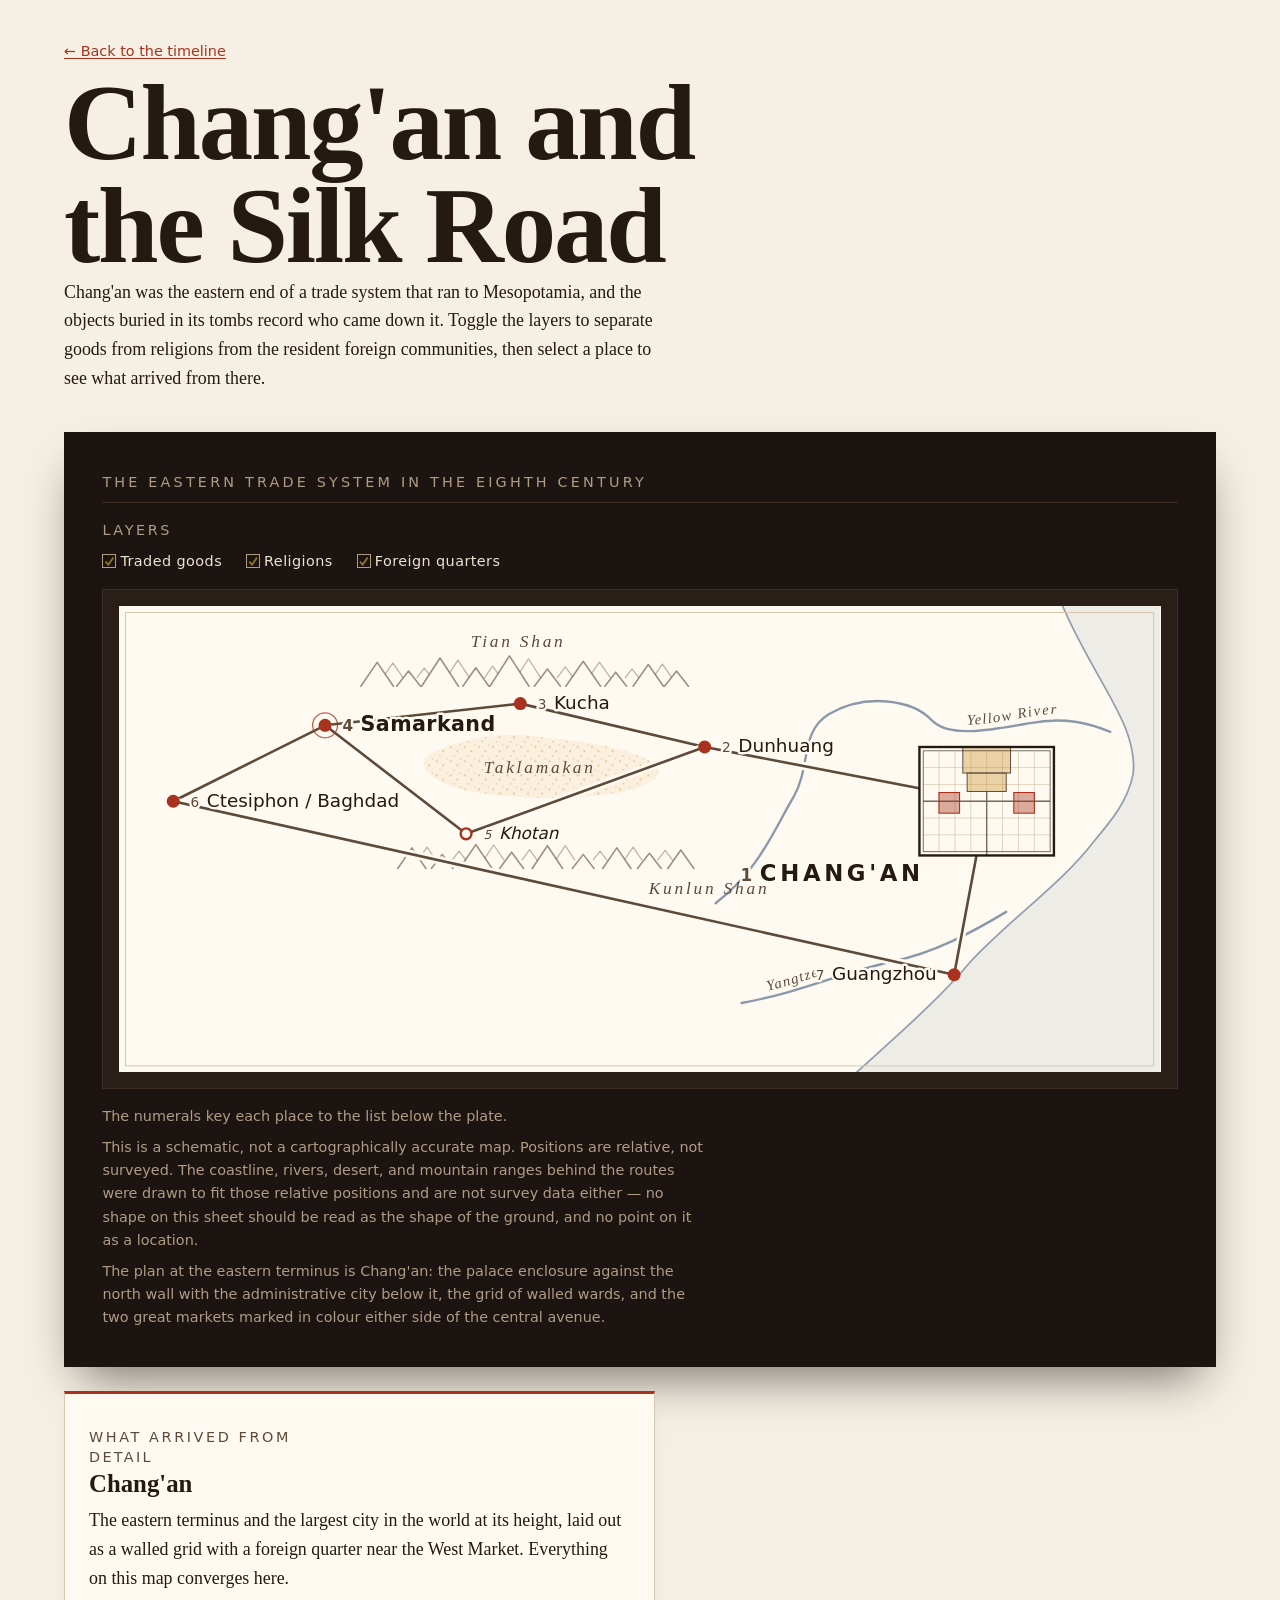
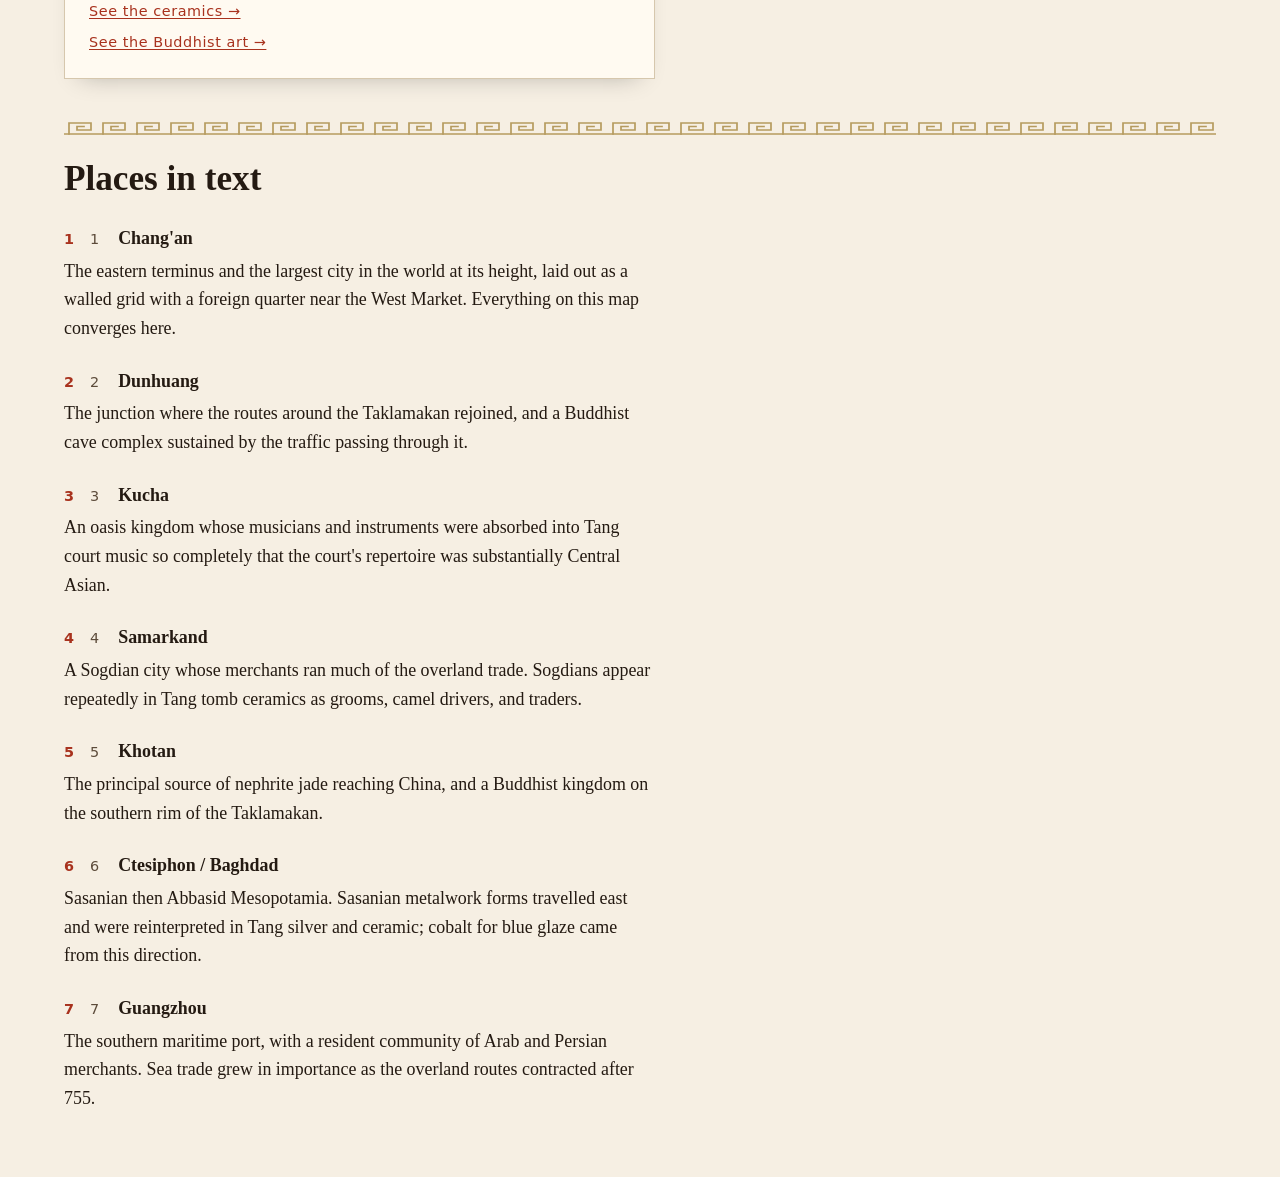
<file: rooms/changan.html>
<!doctype html>
<html lang="en">
<head>
<meta charset="utf-8">
<meta name="viewport" content="width=device-width, initial-scale=1">
<title>Chang'an and the Silk Road — Tang Dynasty</title>
<link rel="stylesheet" href="../css/tokens.css">
<link rel="stylesheet" href="../css/base.css">
<link rel="stylesheet" href="../css/room.css">
<link rel="stylesheet" href="../css/map.css">
</head>
<body class="era-high">

<header class="wrap room-header">
  <p class="back"><a href="../index.html">← Back to the timeline</a></p>
  <h1>Chang'an and the Silk Road</h1>
  <p class="prose">Chang'an was the eastern end of a trade system that ran to Mesopotamia,
  and the objects buried in its tombs record who came down it. Toggle the layers to
  separate goods from religions from the resident foreign communities, then select a place
  to see what arrived from there.</p>
</header>

<main class="wrap" id="map-room">
  <noscript>
    <p class="notice">The interactive map needs JavaScript. Every place and what arrived
    from it is described in the list below.</p>
    <dl class="hotspot-list">
      <dt>Chang'an</dt>
      <dd>The eastern terminus and the largest city in the world at its height, laid out
      as a walled grid with a foreign quarter near the West Market.</dd>
      <dt>Dunhuang</dt>
      <dd>The junction where the routes around the Taklamakan rejoined, and a Buddhist
      cave complex sustained by the traffic passing through it.</dd>
      <dt>Kucha</dt>
      <dd>An oasis kingdom whose musicians and instruments were absorbed into Tang court
      music.</dd>
      <dt>Samarkand</dt>
      <dd>A Sogdian city whose merchants ran much of the overland trade, and who appear
      repeatedly in Tang tomb ceramics.</dd>
      <dt>Khotan</dt>
      <dd>The principal source of nephrite jade reaching China.</dd>
      <dt>Ctesiphon and Baghdad</dt>
      <dd>Sasanian then Abbasid Mesopotamia. Metalwork forms travelled east; cobalt for
      blue glaze came from this direction.</dd>
      <dt>Guangzhou</dt>
      <dd>The southern maritime port, with resident Arab and Persian merchants. Sea trade
      grew as the overland routes contracted after 755.</dd>
    </dl>
  </noscript>
  <p class="notice">Loading the map…</p>
</main>

<script type="module">
  import { initMapRoom } from "../js/map.js";
  initMapRoom({
    container: document.getElementById("map-room"),
    dataUrl: "../data/routes.json",
  });
</script>
</body>
</html>
</file>
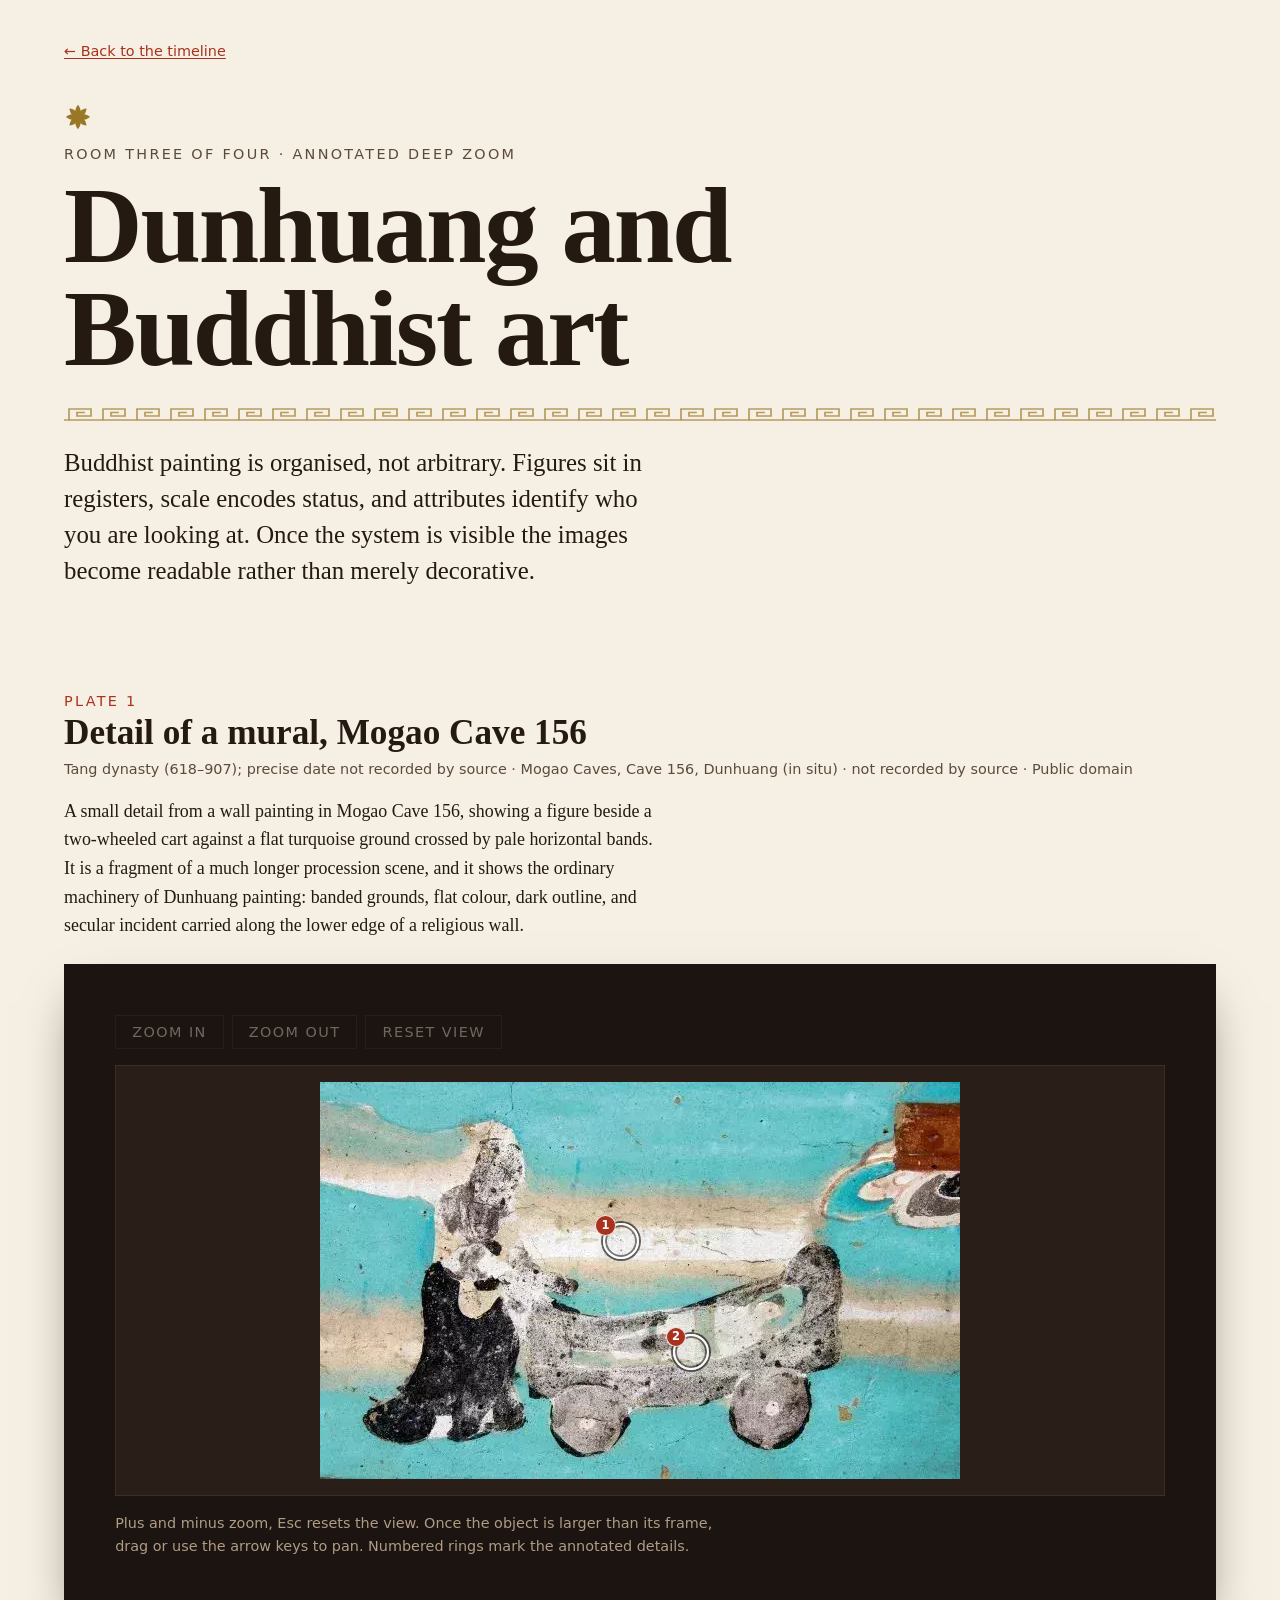
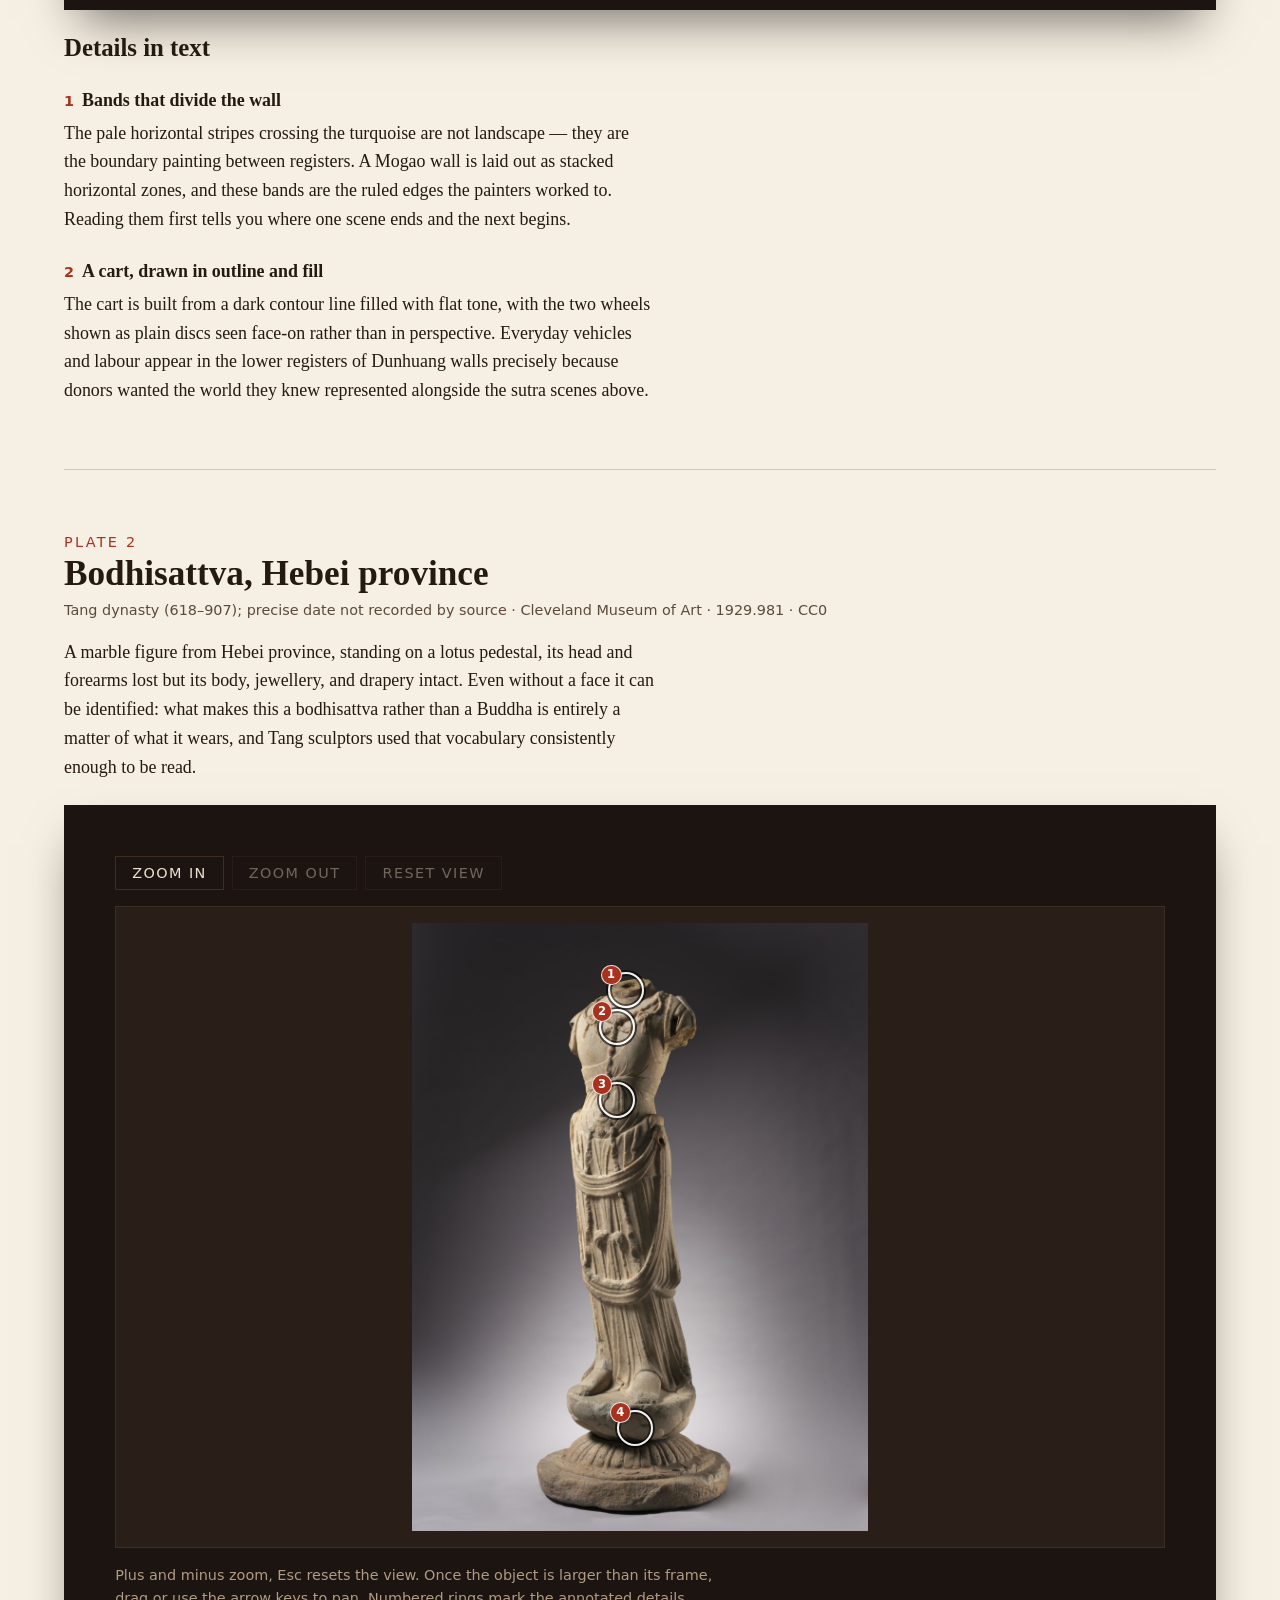
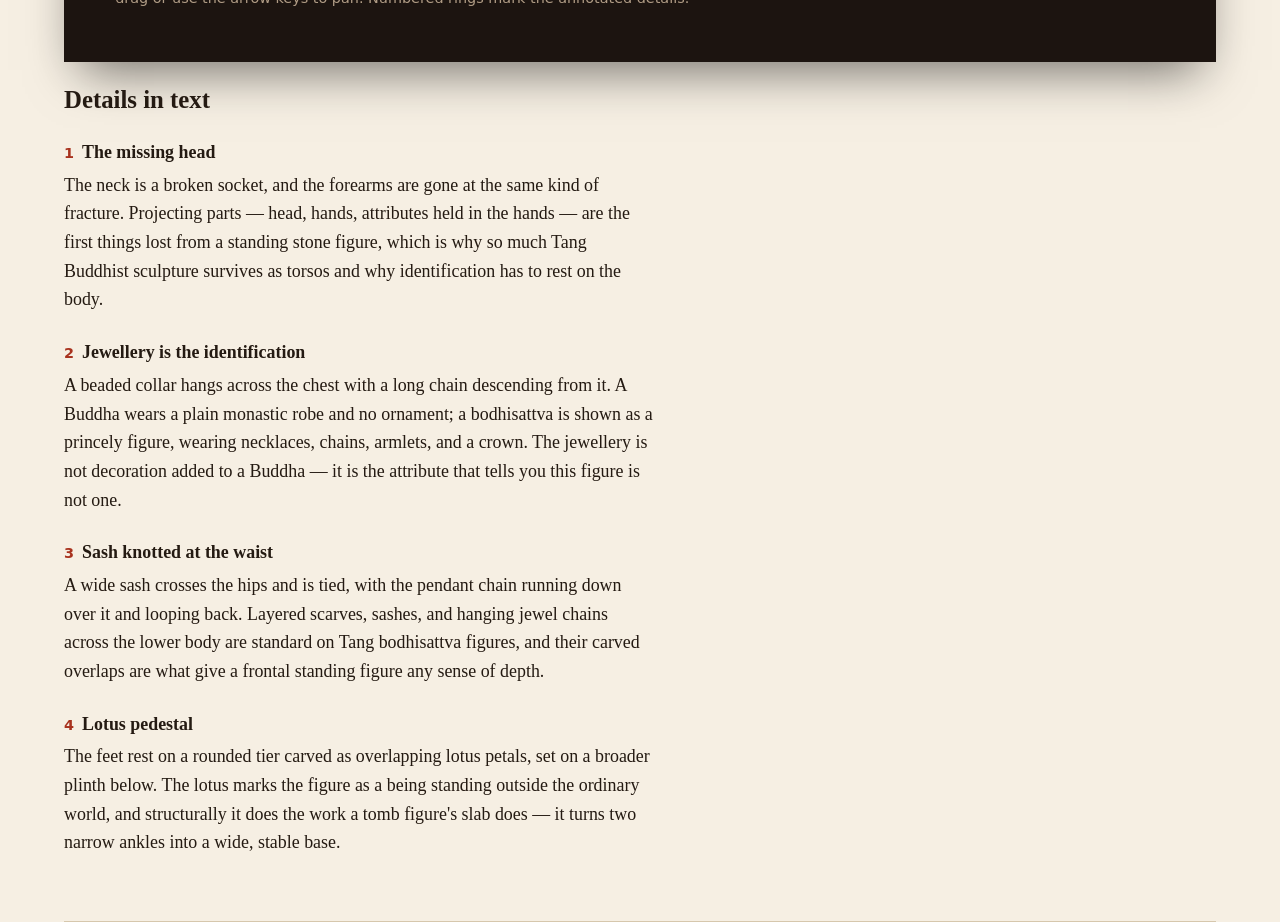
<file: rooms/dunhuang.html>
<!doctype html>
<html lang="en">
<head>
<meta charset="utf-8">
<meta name="viewport" content="width=device-width, initial-scale=1">
<title>Dunhuang — Tang Dynasty</title>
<link rel="stylesheet" href="../css/tokens.css">
<link rel="stylesheet" href="../css/base.css">
<link rel="stylesheet" href="../css/room.css">
<link rel="stylesheet" href="../css/zoom.css">
</head>
<body class="era-high">

<header class="wrap room-header">
  <p class="back"><a href="../index.html">← Back to the timeline</a></p>
  <span class="ornament ornament-lotus room-mark" aria-hidden="true"></span>
  <p class="room-kicker">Room three of four · annotated deep zoom</p>
  <h1>Dunhuang and Buddhist art</h1>
  <hr class="rule-fret room-rule">
  <div class="prose room-lede">
    <p>Buddhist painting is organised, not arbitrary. Figures sit in registers,
    scale encodes status, and attributes identify who you are looking at. Once the system is
    visible the images become readable rather than merely decorative.</p>
  </div>
</header>

<main class="wrap" id="objects">
<!-- BEGIN generated fallback: python3 tools/build_fallback.py -->
  <noscript>
    <p class="notice">The interactive zoom needs JavaScript. Every object,
    its full caption, and each annotated detail are given as text below.</p>
    <figure class="object" id="dunhuang-mural-static">
      <img src="../assets/img/dunhuang-mural.png" alt="Detail of a mural, Mogao Cave 156" style="aspect-ratio: 640/397">
      <figcaption>
        <h2>Detail of a mural, Mogao Cave 156</h2>
        <p class="object-meta">Tang dynasty (618–907); precise date not recorded by source · Mogao Caves, Cave 156, Dunhuang (in situ) · not recorded by source · Public domain</p>
        <p class="prose">A small detail from a wall painting in Mogao Cave 156, showing a figure beside a two-wheeled cart against a flat turquoise ground crossed by pale horizontal bands. It is a fragment of a much longer procession scene, and it shows the ordinary machinery of Dunhuang painting: banded grounds, flat colour, dark outline, and secular incident carried along the lower edge of a religious wall.</p>
      </figcaption>
      <dl class="hotspot-list">
        <dt>Bands that divide the wall</dt>
        <dd>The pale horizontal stripes crossing the turquoise are not landscape — they are the boundary painting between registers. A Mogao wall is laid out as stacked horizontal zones, and these bands are the ruled edges the painters worked to. Reading them first tells you where one scene ends and the next begins.</dd>
        <dt>A cart, drawn in outline and fill</dt>
        <dd>The cart is built from a dark contour line filled with flat tone, with the two wheels shown as plain discs seen face-on rather than in perspective. Everyday vehicles and labour appear in the lower registers of Dunhuang walls precisely because donors wanted the world they knew represented alongside the sutra scenes above.</dd>
      </dl>
    </figure>
    <figure class="object" id="tang-bodhisattva-static">
      <img src="../assets/img/tang-bodhisattva.jpg" alt="Bodhisattva, Hebei province" style="aspect-ratio: 1400/1867">
      <figcaption>
        <h2>Bodhisattva, Hebei province</h2>
        <p class="object-meta">Tang dynasty (618–907); precise date not recorded by source · Cleveland Museum of Art · 1929.981 · CC0</p>
        <p class="prose">A marble figure from Hebei province, standing on a lotus pedestal, its head and forearms lost but its body, jewellery, and drapery intact. Even without a face it can be identified: what makes this a bodhisattva rather than a Buddha is entirely a matter of what it wears, and Tang sculptors used that vocabulary consistently enough to be read.</p>
      </figcaption>
      <dl class="hotspot-list">
        <dt>The missing head</dt>
        <dd>The neck is a broken socket, and the forearms are gone at the same kind of fracture. Projecting parts — head, hands, attributes held in the hands — are the first things lost from a standing stone figure, which is why so much Tang Buddhist sculpture survives as torsos and why identification has to rest on the body.</dd>
        <dt>Jewellery is the identification</dt>
        <dd>A beaded collar hangs across the chest with a long chain descending from it. A Buddha wears a plain monastic robe and no ornament; a bodhisattva is shown as a princely figure, wearing necklaces, chains, armlets, and a crown. The jewellery is not decoration added to a Buddha — it is the attribute that tells you this figure is not one.</dd>
        <dt>Sash knotted at the waist</dt>
        <dd>A wide sash crosses the hips and is tied, with the pendant chain running down over it and looping back. Layered scarves, sashes, and hanging jewel chains across the lower body are standard on Tang bodhisattva figures, and their carved overlaps are what give a frontal standing figure any sense of depth.</dd>
        <dt>Lotus pedestal</dt>
        <dd>The feet rest on a rounded tier carved as overlapping lotus petals, set on a broader plinth below. The lotus marks the figure as a being standing outside the ordinary world, and structurally it does the work a tomb figure&#x27;s slab does — it turns two narrow ankles into a wide, stable base.</dd>
      </dl>
    </figure>
  </noscript>
<!-- END generated fallback -->
  <p class="notice">Loading objects…</p>
</main>

<script type="module">
  import { initZoomRoom } from "../js/zoom.js";
  initZoomRoom({
    container: document.getElementById("objects"),
    room: "dunhuang",
    dataUrl: "../data/objects.json",
  });
</script>
</body>
</html>
</file>
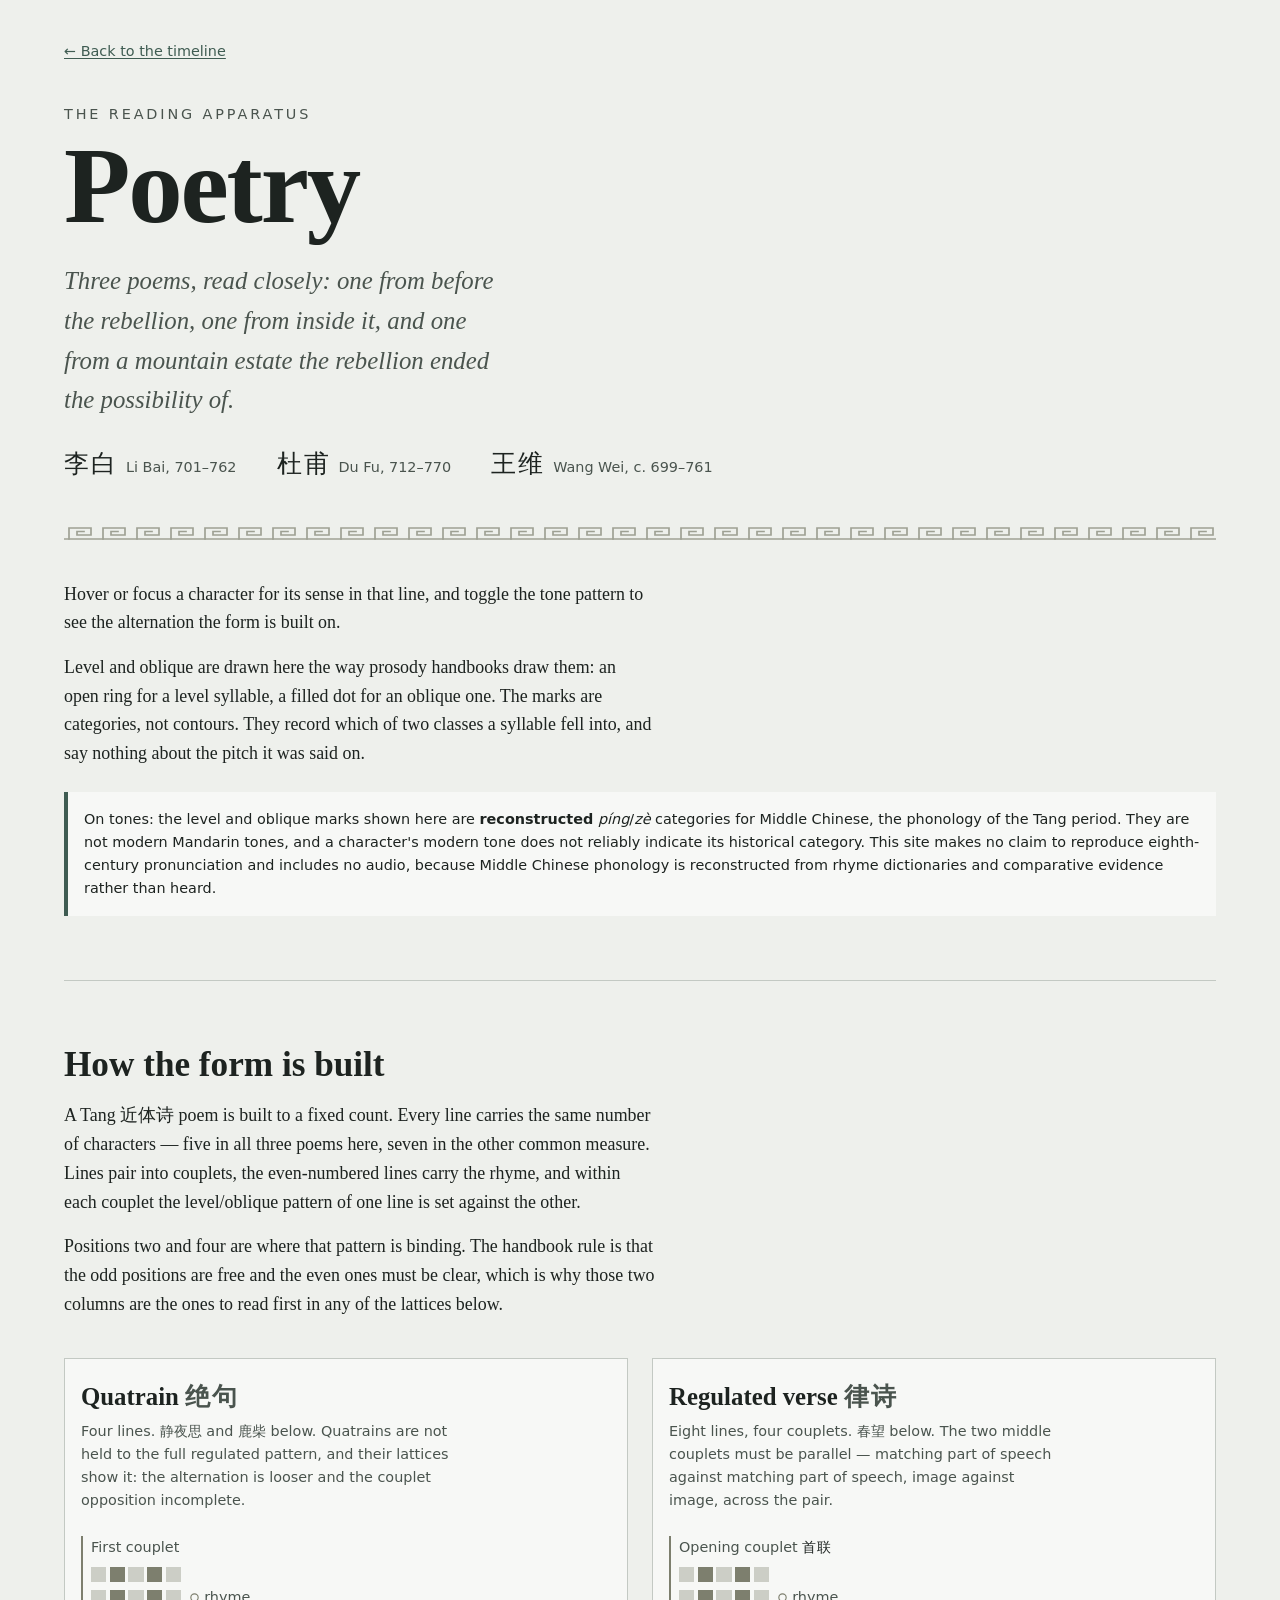
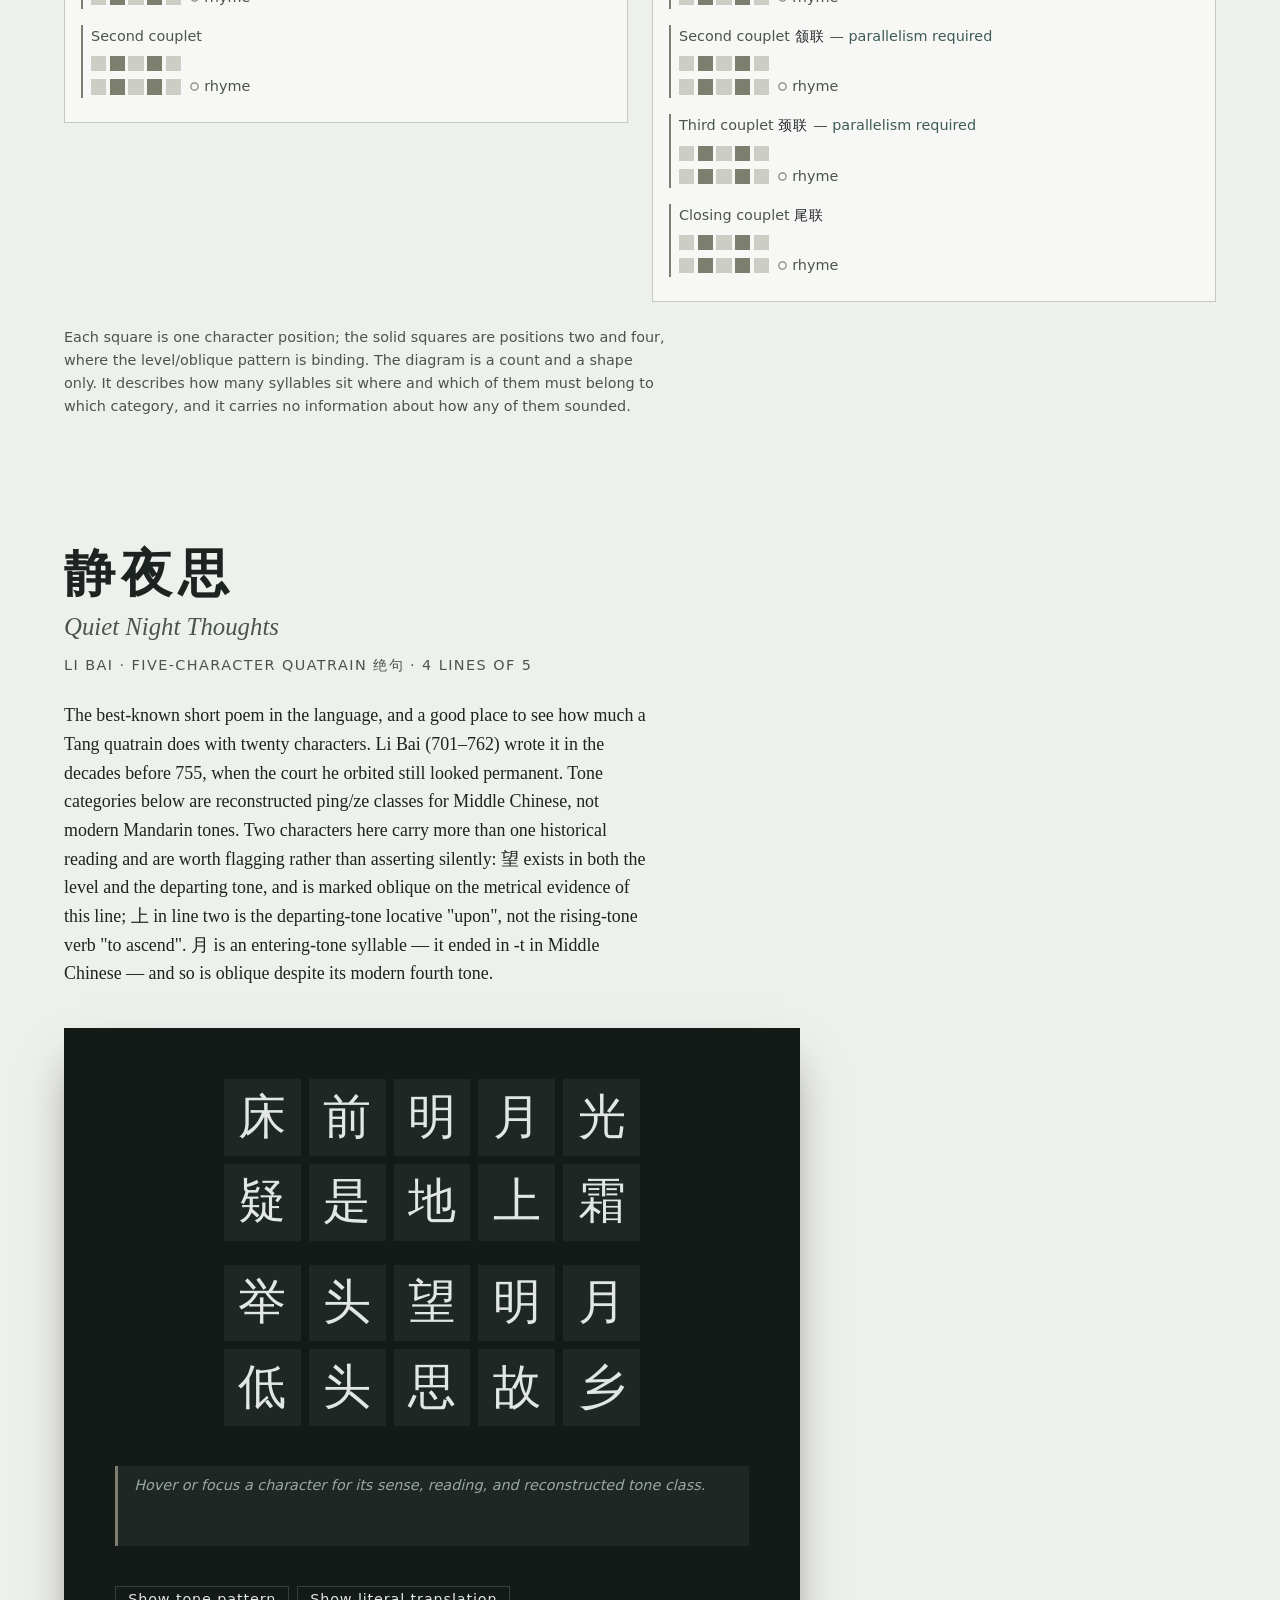
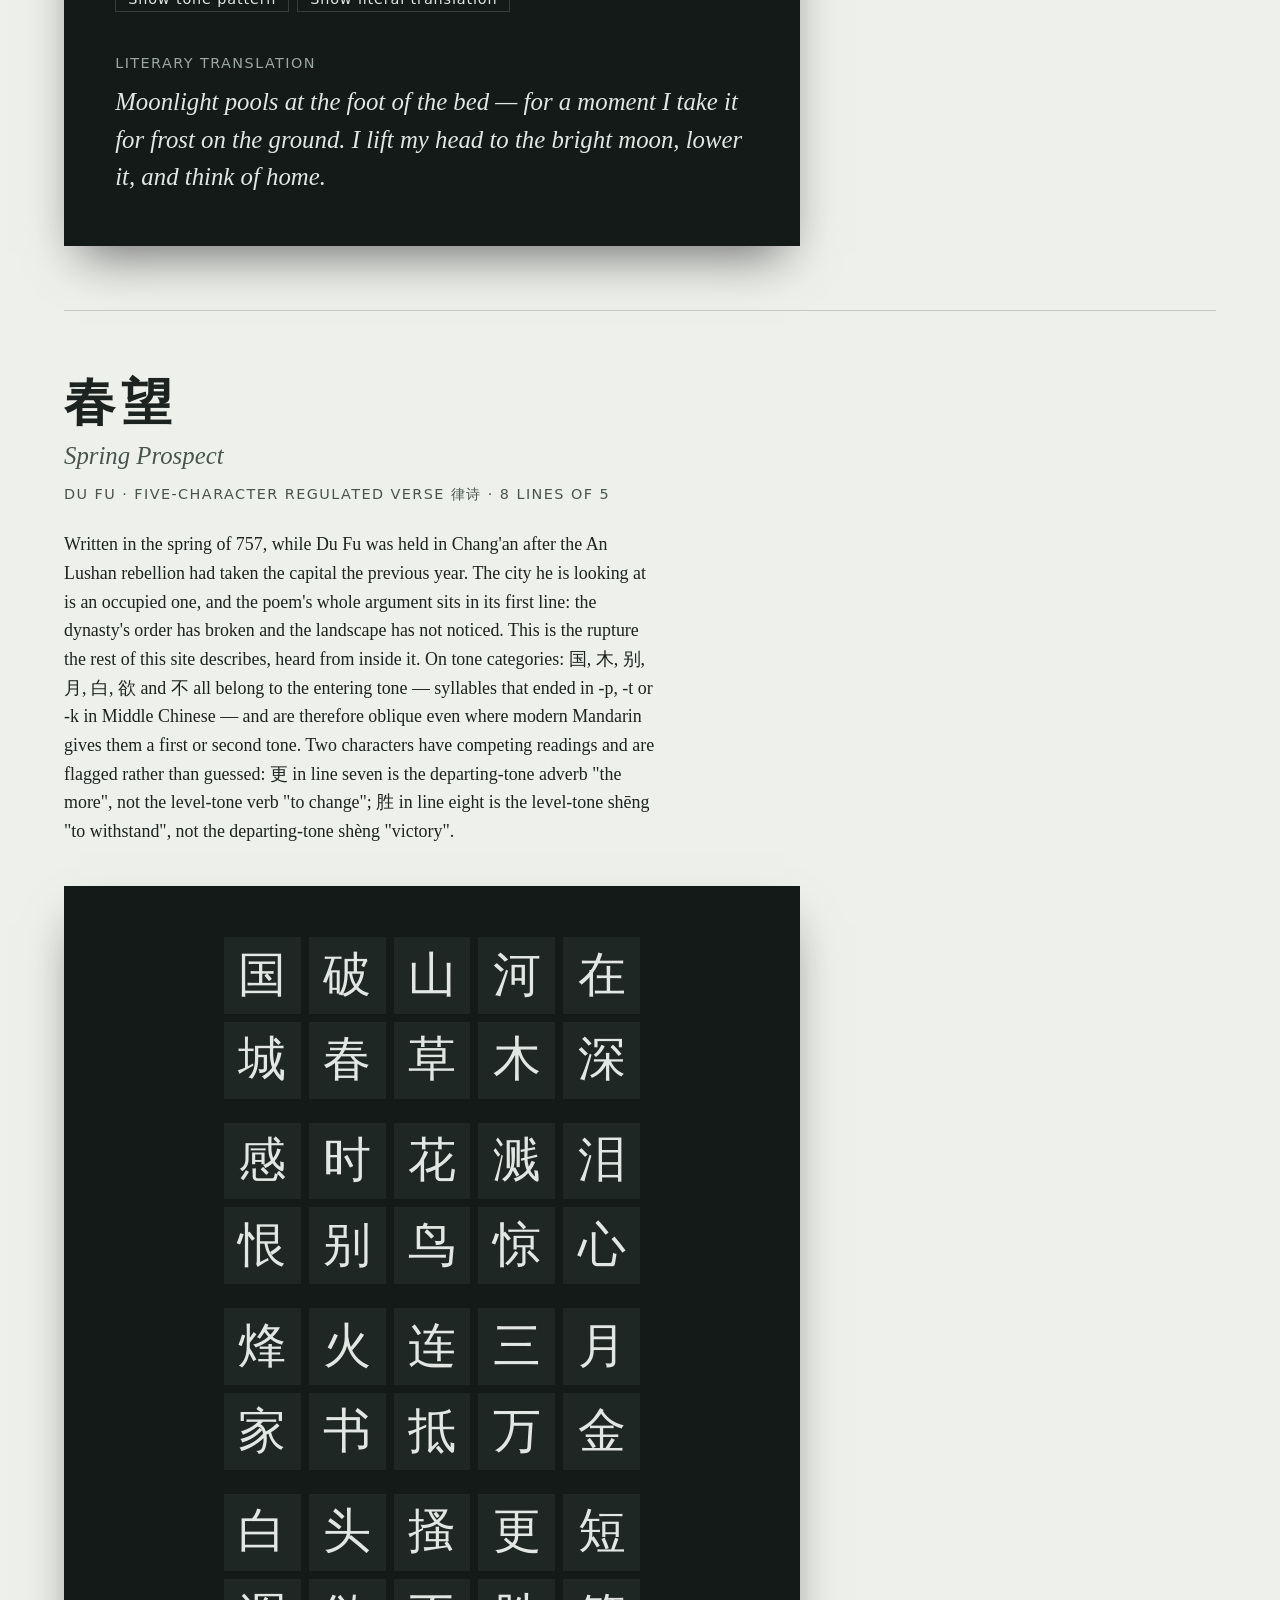
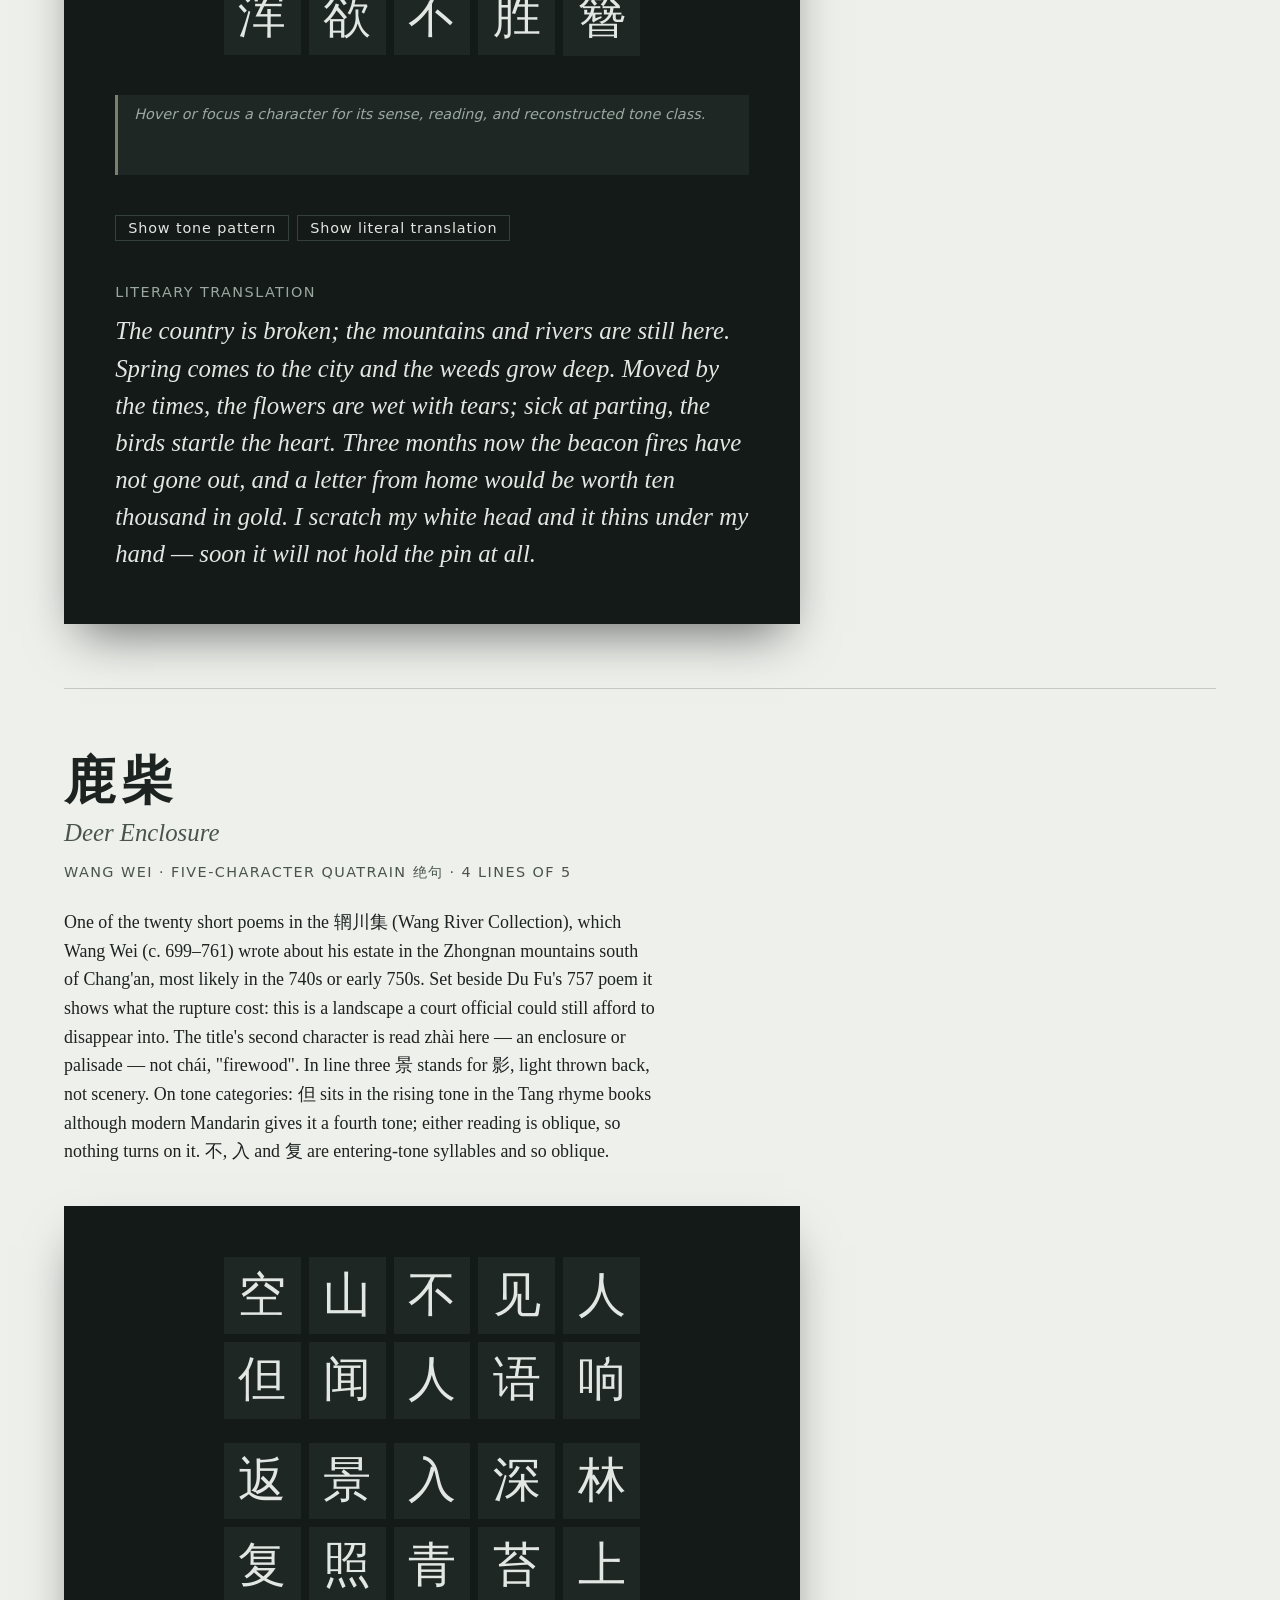
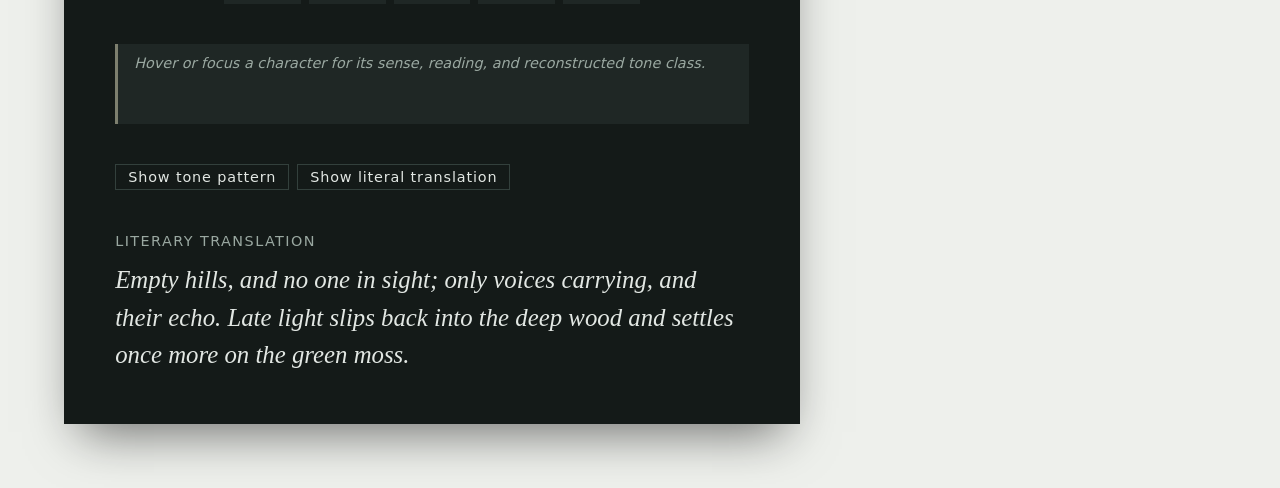
<file: rooms/poetry.html>
<!doctype html>
<html lang="en">
<head>
<meta charset="utf-8">
<meta name="viewport" content="width=device-width, initial-scale=1">
<title>Poetry — Tang Dynasty</title>
<link rel="stylesheet" href="../css/tokens.css">
<link rel="stylesheet" href="../css/base.css">
<link rel="stylesheet" href="../css/room.css">
<link rel="stylesheet" href="../css/poem.css">
</head>
<body class="era-late">

<header class="wrap room-header poetry-overture">
  <p class="back"><a href="../index.html">← Back to the timeline</a></p>
  <p class="overture-eyebrow">The reading apparatus</p>
  <h1 class="poetry-title">Poetry</h1>
  <p class="overture-standfirst">Three poems, read closely: one from before the rebellion,
  one from inside it, and one from a mountain estate the rebellion ended the possibility
  of.</p>

  <ul class="overture-poets">
    <li><span class="poet-han" lang="zh-Hans">李白</span> Li Bai, 701–762</li>
    <li><span class="poet-han" lang="zh-Hans">杜甫</span> Du Fu, 712–770</li>
    <li><span class="poet-han" lang="zh-Hans">王维</span> Wang Wei, c. 699–761</li>
  </ul>

  <hr class="rule-fret overture-rule">

  <div class="prose overture-prose">
    <p>Hover or focus a character for its sense in that line, and toggle the tone pattern
    to see the alternation the form is built on.</p>
    <p>Level and oblique are drawn here the way prosody handbooks draw them: an open ring
    for a level syllable, a filled dot for an oblique one. The marks are categories, not
    contours. They record which of two classes a syllable fell into, and say nothing about
    the pitch it was said on.</p>
  </div>

  <p class="notice">On tones: the level and oblique marks shown here are
  <strong>reconstructed</strong> <em>píng</em>/<em>zè</em> categories for Middle Chinese,
  the phonology of the Tang period. They are not modern Mandarin tones, and a character's
  modern tone does not reliably indicate its historical category. This site makes no claim
  to reproduce eighth-century pronunciation and includes no audio, because Middle Chinese
  phonology is reconstructed from rhyme dictionaries and comparative evidence rather than
  heard.</p>
</header>

<section class="wrap form-section reveal" aria-labelledby="form-heading">
  <h2 class="section-heading" id="form-heading">How the form is built</h2>

  <div class="prose">
    <p>A Tang <span lang="zh-Hans">近体诗</span> poem is built to a fixed count. Every line
    carries the same number of characters — five in all three poems here, seven in the other
    common measure. Lines pair into couplets, the even-numbered lines carry the rhyme, and
    within each couplet the level/oblique pattern of one line is set against the other.</p>
    <p>Positions two and four are where that pattern is binding. The handbook rule is that
    the odd positions are free and the even ones must be clear, which is why those two
    columns are the ones to read first in any of the lattices below.</p>
  </div>

  <figure class="form-figure">
    <div class="form-diagram">

      <div class="form-panel">
        <h3 class="form-panel-title">Quatrain <span lang="zh-Hans">绝句</span></h3>
        <p class="form-panel-note">Four lines. <span lang="zh-Hans">静夜思</span> and
        <span lang="zh-Hans">鹿柴</span> below. Quatrains are not held to the full regulated
        pattern, and their lattices show it: the alternation is looser and the couplet
        opposition incomplete.</p>

        <div class="form-couplet">
          <p class="form-couplet-label">First couplet</p>
          <div class="form-line">
            <span class="visually-hidden">Line 1</span>
            <span class="form-cells" aria-hidden="true"><span class="form-cell"></span><span class="form-cell" data-strict></span><span class="form-cell"></span><span class="form-cell" data-strict></span><span class="form-cell"></span></span>
          </div>
          <div class="form-line">
            <span class="visually-hidden">Line 2</span>
            <span class="form-cells" aria-hidden="true"><span class="form-cell"></span><span class="form-cell" data-strict></span><span class="form-cell"></span><span class="form-cell" data-strict></span><span class="form-cell"></span></span>
            <span class="form-rhyme"><span class="ornament ornament-mark form-rhyme-mark" aria-hidden="true"></span>rhyme</span>
          </div>
        </div>

        <div class="form-couplet">
          <p class="form-couplet-label">Second couplet</p>
          <div class="form-line">
            <span class="visually-hidden">Line 3</span>
            <span class="form-cells" aria-hidden="true"><span class="form-cell"></span><span class="form-cell" data-strict></span><span class="form-cell"></span><span class="form-cell" data-strict></span><span class="form-cell"></span></span>
          </div>
          <div class="form-line">
            <span class="visually-hidden">Line 4</span>
            <span class="form-cells" aria-hidden="true"><span class="form-cell"></span><span class="form-cell" data-strict></span><span class="form-cell"></span><span class="form-cell" data-strict></span><span class="form-cell"></span></span>
            <span class="form-rhyme"><span class="ornament ornament-mark form-rhyme-mark" aria-hidden="true"></span>rhyme</span>
          </div>
        </div>
      </div>

      <div class="form-panel">
        <h3 class="form-panel-title">Regulated verse <span lang="zh-Hans">律诗</span></h3>
        <p class="form-panel-note">Eight lines, four couplets.
        <span lang="zh-Hans">春望</span> below. The two middle couplets must be
        parallel — matching part of speech against matching part of speech, image against
        image, across the pair.</p>

        <div class="form-couplet">
          <p class="form-couplet-label">Opening couplet <span lang="zh-Hans">首联</span></p>
          <div class="form-line">
            <span class="visually-hidden">Line 1</span>
            <span class="form-cells" aria-hidden="true"><span class="form-cell"></span><span class="form-cell" data-strict></span><span class="form-cell"></span><span class="form-cell" data-strict></span><span class="form-cell"></span></span>
          </div>
          <div class="form-line">
            <span class="visually-hidden">Line 2</span>
            <span class="form-cells" aria-hidden="true"><span class="form-cell"></span><span class="form-cell" data-strict></span><span class="form-cell"></span><span class="form-cell" data-strict></span><span class="form-cell"></span></span>
            <span class="form-rhyme"><span class="ornament ornament-mark form-rhyme-mark" aria-hidden="true"></span>rhyme</span>
          </div>
        </div>

        <div class="form-couplet">
          <p class="form-couplet-label">Second couplet <span lang="zh-Hans">颔联</span> —
          <em>parallelism required</em></p>
          <div class="form-line">
            <span class="visually-hidden">Line 3</span>
            <span class="form-cells" aria-hidden="true"><span class="form-cell"></span><span class="form-cell" data-strict></span><span class="form-cell"></span><span class="form-cell" data-strict></span><span class="form-cell"></span></span>
          </div>
          <div class="form-line">
            <span class="visually-hidden">Line 4</span>
            <span class="form-cells" aria-hidden="true"><span class="form-cell"></span><span class="form-cell" data-strict></span><span class="form-cell"></span><span class="form-cell" data-strict></span><span class="form-cell"></span></span>
            <span class="form-rhyme"><span class="ornament ornament-mark form-rhyme-mark" aria-hidden="true"></span>rhyme</span>
          </div>
        </div>

        <div class="form-couplet">
          <p class="form-couplet-label">Third couplet <span lang="zh-Hans">颈联</span> —
          <em>parallelism required</em></p>
          <div class="form-line">
            <span class="visually-hidden">Line 5</span>
            <span class="form-cells" aria-hidden="true"><span class="form-cell"></span><span class="form-cell" data-strict></span><span class="form-cell"></span><span class="form-cell" data-strict></span><span class="form-cell"></span></span>
          </div>
          <div class="form-line">
            <span class="visually-hidden">Line 6</span>
            <span class="form-cells" aria-hidden="true"><span class="form-cell"></span><span class="form-cell" data-strict></span><span class="form-cell"></span><span class="form-cell" data-strict></span><span class="form-cell"></span></span>
            <span class="form-rhyme"><span class="ornament ornament-mark form-rhyme-mark" aria-hidden="true"></span>rhyme</span>
          </div>
        </div>

        <div class="form-couplet">
          <p class="form-couplet-label">Closing couplet <span lang="zh-Hans">尾联</span></p>
          <div class="form-line">
            <span class="visually-hidden">Line 7</span>
            <span class="form-cells" aria-hidden="true"><span class="form-cell"></span><span class="form-cell" data-strict></span><span class="form-cell"></span><span class="form-cell" data-strict></span><span class="form-cell"></span></span>
          </div>
          <div class="form-line">
            <span class="visually-hidden">Line 8</span>
            <span class="form-cells" aria-hidden="true"><span class="form-cell"></span><span class="form-cell" data-strict></span><span class="form-cell"></span><span class="form-cell" data-strict></span><span class="form-cell"></span></span>
            <span class="form-rhyme"><span class="ornament ornament-mark form-rhyme-mark" aria-hidden="true"></span>rhyme</span>
          </div>
        </div>
      </div>

    </div>

    <figcaption class="form-caption">Each square is one character position; the solid
    squares are positions two and four, where the level/oblique pattern is binding. The
    diagram is a count and a shape only. It describes how many syllables sit where and
    which of them must belong to which category, and it carries no information about how
    any of them sounded.</figcaption>
  </figure>
</section>

<main class="wrap" id="poems">
  <noscript>
    <p class="notice">The per-character gloss and the tone-pattern lattice need JavaScript.
    The full text of each poem and both translations are below.</p>

    <article class="poem">
      <h2 lang="zh-Hans">静夜思</h2>
      <p class="poem-meta">Quiet Night Thoughts · Li Bai (701–762)</p>
      <p class="prose">Written in the decades before 755, when the court Li Bai orbited
      still looked permanent. Twenty characters, and the best-known short poem in the
      language.</p>
      <p lang="zh-Hans">床前明月光，</p>
      <p lang="zh-Hans">疑是地上霜。</p>
      <p lang="zh-Hans">举头望明月，</p>
      <p lang="zh-Hans">低头思故乡。</p>
      <p class="prose"><strong>Literal:</strong> Before the bed, bright moonlight. I take
      it for frost on the ground. I raise my head and gaze at the bright moon; I lower my
      head and long for my home village.</p>
      <p class="prose"><strong>Literary:</strong> Moonlight pools at the foot of the bed —
      for a moment I take it for frost on the ground. I lift my head to the bright moon,
      lower it, and think of home.</p>
    </article>

    <article class="poem">
      <h2 lang="zh-Hans">春望</h2>
      <p class="poem-meta">Spring Prospect · Du Fu (712–770)</p>
      <p class="prose">Written in the spring of 757, while Du Fu was held in Chang'an after
      the An Lushan rebellion had taken the capital the previous year. The city he is
      looking at is an occupied one, and the poem's whole argument sits in its first line:
      the dynasty's order has broken and the landscape has not noticed.</p>
      <p lang="zh-Hans">国破山河在，城春草木深。</p>
      <p lang="zh-Hans">感时花溅泪，恨别鸟惊心。</p>
      <p lang="zh-Hans">烽火连三月，家书抵万金。</p>
      <p lang="zh-Hans">白头搔更短，浑欲不胜簪。</p>
      <p class="prose"><strong>Literal:</strong> The state is shattered; mountains and
      rivers remain. In the city, spring — the grasses and trees grow rank. Stirred by the
      times, the blossoms splash tears; grieving at parting, the birds startle the heart.
      Beacon fires have run on three months together; a letter from home is worth ten
      thousand in gold. My white head, scratched at, is thinner still — it is quite about
      to fail to hold the pin.</p>
      <p class="prose"><strong>Literary:</strong> The country is broken; the mountains and
      rivers are still here. Spring comes to the city and the weeds grow deep. Moved by the
      times, the flowers are wet with tears; sick at parting, the birds startle the heart.
      Three months now the beacon fires have not gone out, and a letter from home would be
      worth ten thousand in gold. I scratch my white head and it thins under my hand — soon
      it will not hold the pin at all.</p>
    </article>

    <article class="poem">
      <h2 lang="zh-Hans">鹿柴</h2>
      <p class="poem-meta">Deer Enclosure · Wang Wei (c. 699–761)</p>
      <p class="prose">One of the twenty short poems of the <span lang="zh-Hans">辋川集</span>
      (Wang River Collection), written about Wang Wei's estate in the Zhongnan mountains
      south of Chang'an, most likely in the 740s or early 750s. The title's second
      character is read <em>zhài</em> here — an enclosure or palisade — not <em>chái</em>,
      "firewood".</p>
      <p lang="zh-Hans">空山不见人，</p>
      <p lang="zh-Hans">但闻人语响。</p>
      <p lang="zh-Hans">返景入深林，</p>
      <p lang="zh-Hans">复照青苔上。</p>
      <p class="prose"><strong>Literal:</strong> Empty hills — no one is seen; only the echo
      of human speech is heard. Returning light enters the deep wood, and shines again upon
      the green moss.</p>
      <p class="prose"><strong>Literary:</strong> Empty hills, and no one in sight; only
      voices carrying, and their echo. Late light slips back into the deep wood and settles
      once more on the green moss.</p>
    </article>
  </noscript>
  <p class="notice">Loading poems…</p>
</main>

<script type="module">
  import { initPoemRoom } from "../js/poem.js";
  import { revealOnEnter } from "../js/lib/reveal.js";

  // Reveal runs in finally, not after a resolved load: a failed load still has
  // to un-hide the static form diagram, or a data error would blank the page.
  initPoemRoom({
    container: document.getElementById("poems"),
    dataUrl: "../data/poems.json",
  }).finally(() => revealOnEnter());
</script>
</body>
</html>
</file>
<file: css/tokens.css>
:root {
  /* Type scale */
  /* Latin faces come FIRST and the CJK faces sit behind them. Browsers fall
     back per glyph, so Latin text resolves to Georgia while Chinese characters
     drop through to a CJK serif. Putting SimSun first instead makes every
     Latin letter render in its poor fixed-width Latin glyphs. */
  --font-serif: Georgia, "Iowan Old Style", "Palatino Linotype", "Noto Serif SC",
    "Songti SC", "SimSun", serif;
  --font-sans: system-ui, -apple-system, "Segoe UI", Roboto, sans-serif;
  --size-step--1: clamp(0.83rem, 0.8rem + 0.15vw, 0.9rem);
  --size-step-0: clamp(1rem, 0.96rem + 0.2vw, 1.12rem);
  --size-step-1: clamp(1.25rem, 1.15rem + 0.5vw, 1.55rem);
  --size-step-2: clamp(1.6rem, 1.4rem + 1vw, 2.2rem);
  --size-step-3: clamp(2rem, 1.6rem + 2vw, 3.2rem);
  --size-step-4: clamp(3.2rem, 2rem + 6vw, 7rem);
  --measure: 66ch;

  /* Spacing scale */
  --space-3xs: 0.25rem;
  --space-2xs: 0.5rem;
  --space-xs: 0.75rem;
  --space-s: 1rem;
  --space-m: 1.5rem;
  --space-l: 2.5rem;
  --space-xl: 4rem;
  --space-2xl: 6rem;

  /* Motion */
  --era-transition: 900ms ease;

  /* High-Tang register (default) */
  --ink: #241a12;
  --paper: #f6efe3;
  --paper-raised: #fffaf1;
  --accent: #a8321e;          /* vermilion */
  --accent-2: #c2871a;        /* sancai amber */
  --accent-3: #2c4a72;        /* lapis */
  --gold: #9a7726;
  --rule: #d6c7ad;
  --muted: #5c4b3a;
  --saturation-scale: 1;

  /* Plate: the dark ground every object photograph is set into. The museum
     photographs have grey-blue studio backgrounds that fight the paper; matting
     them onto a deep ground reads the studio grey as vitrine shadow instead. */
  --plate: #1c1410;
  --plate-mat: #2a1f18;
  --plate-edge: #3d2e23;
  --plate-ink: #ece2d3;
  --plate-muted: #b09c85;
  --plate-shadow: 0 1.5rem 3rem -1rem rgb(0 0 0 / 0.55);
}

/* --ornament is declared on body, not :root, because it aliases --gold and the
   era classes that redefine --gold also sit on body. Declared on :root it would
   resolve against :root's --gold and never follow the era swap. */
body {
  --ornament: var(--gold);
}

/* early Tang: same register, lower saturation */
body.era-early {
  --accent: #97402f;
  --accent-2: #a8853d;
  --rule: #d2c7b4;
  --plate: #1d1712;
  --plate-mat: #292118;
}

/* late Tang: cooler, sparser */
body.era-late {
  --ink: #1d2320;
  --paper: #eef0ec;
  --paper-raised: #f7f8f6;
  --accent: #3f5c52;          /* celadon */
  --accent-2: #6b7b72;
  --accent-3: #2f3a44;
  --gold: #7d7f6e;
  --rule: #c3c9c3;
  --muted: #4a544e;
  --plate: #141a18;
  --plate-mat: #1f2725;
  --plate-edge: #33403c;
  --plate-ink: #e2e7e3;
  --plate-muted: #9aa8a1;
}

body.era-rupture {
  --accent: #8c3b2a;
  --rule: #b9a894;
  --plate: #12100e;
  --plate-mat: #1c1815;
}

@media (prefers-reduced-motion: reduce) {
  :root { --era-transition: 0ms; }
}
</file>
<file: css/base.css>
*, *::before, *::after { box-sizing: border-box; }
* { margin: 0; }

html { -webkit-text-size-adjust: 100%; }

body {
  background: var(--paper);
  color: var(--ink);
  font-family: var(--font-serif);
  font-size: var(--size-step-0);
  line-height: 1.6;
  transition: background-color var(--era-transition), color var(--era-transition);
}

img, svg { display: block; max-width: 100%; }

h1, h2, h3 { line-height: 1.15; text-wrap: balance; font-weight: 600; }
h1 { font-size: var(--size-step-3); }
h2 { font-size: var(--size-step-2); }
h3 { font-size: var(--size-step-1); }

p, li { text-wrap: pretty; }

a { color: var(--accent); text-underline-offset: 0.15em; }

:where(a, button, input, [tabindex]):focus-visible {
  outline: 3px solid var(--accent-3);
  outline-offset: 2px;
  border-radius: 2px;
}

.wrap { width: min(100% - 2rem, 72rem); margin-inline: auto; }
.prose { max-width: var(--measure); }
.prose > * + * { margin-block-start: var(--space-s); }

.visually-hidden {
  position: absolute; width: 1px; height: 1px;
  padding: 0; overflow: hidden; clip-path: inset(50%);
  white-space: nowrap; border: 0;
}

.lang-zh { font-family: var(--font-serif); }

.notice {
  border-inline-start: 4px solid var(--accent);
  background: var(--paper-raised);
  padding: var(--space-s);
  font-family: var(--font-sans);
  font-size: var(--size-step--1);
}

/* ---- Plates -------------------------------------------------------------
   An object photograph matted onto a deep ground. The photographs are museum
   files shown unaltered, so the studio background travels with them; the mat
   is what stops that grey reading as a mismatched rectangle on the paper. */

.plate {
  background: var(--plate);
  color: var(--plate-ink);
  padding: clamp(var(--space-s), 4vw, var(--space-xl));
  box-shadow: var(--plate-shadow);
  transition: background-color var(--era-transition);
}

.plate-figure { display: grid; gap: var(--space-s); }

.plate-frame {
  background: var(--plate-mat);
  border: 1px solid var(--plate-edge);
  padding: clamp(var(--space-2xs), 1.5vw, var(--space-s));
}
.plate-frame img { width: 100%; height: auto; }

.plate figcaption, .plate-caption {
  max-width: var(--measure);
  font-family: var(--font-sans);
  font-size: var(--size-step--1);
  color: var(--plate-muted);
}
.plate-caption strong { color: var(--plate-ink); font-weight: 600; }
.plate a { color: var(--plate-ink); }
.plate :where(a, button):focus-visible { outline-color: var(--plate-ink); }

/* Escapes a centred .wrap to full viewport width. Only needed inside a width-
   constrained ancestor -- a band that is already a child of a full-width section
   does not need it, and applying it there overhangs the viewport, because vw
   counts the scrollbar gutter. css/spine.css clips the root against that. */
.bleed { margin-inline: calc(50% - 50vw); }

/* ---- Ornament -----------------------------------------------------------
   Tang-derived motifs, drawn here rather than sourced. They are masks rather
   than <img> so they take --ornament and follow the era palette, and because a
   mask is not in the accessibility tree -- these carry no meaning to convey. */

.ornament {
  display: block;
  background-color: var(--ornament);
  -webkit-mask-repeat: no-repeat;
  mask-repeat: no-repeat;
  -webkit-mask-position: center;
  mask-position: center;
  -webkit-mask-size: contain;
  mask-size: contain;
}

.ornament-rosette {
  --mask: url("data:image/svg+xml,<svg xmlns='http://www.w3.org/2000/svg' viewBox='0 0 24 24'><g fill='black'><ellipse cx='12' cy='5.2' rx='2.2' ry='3.4'/><ellipse cx='12' cy='5.2' rx='2.2' ry='3.4' transform='rotate(45 12 12)'/><ellipse cx='12' cy='5.2' rx='2.2' ry='3.4' transform='rotate(90 12 12)'/><ellipse cx='12' cy='5.2' rx='2.2' ry='3.4' transform='rotate(135 12 12)'/><ellipse cx='12' cy='5.2' rx='2.2' ry='3.4' transform='rotate(180 12 12)'/><ellipse cx='12' cy='5.2' rx='2.2' ry='3.4' transform='rotate(225 12 12)'/><ellipse cx='12' cy='5.2' rx='2.2' ry='3.4' transform='rotate(270 12 12)'/><ellipse cx='12' cy='5.2' rx='2.2' ry='3.4' transform='rotate(315 12 12)'/><circle cx='12' cy='12' r='2.6'/></g></svg>");
  aspect-ratio: 1;
}

.ornament-lotus {
  --mask: url("data:image/svg+xml,<svg xmlns='http://www.w3.org/2000/svg' viewBox='0 0 24 24'><g fill='black'><path d='M12 1.6c2.6 3.6 3.4 6.4 0 9.8-3.4-3.4-2.6-6.2 0-9.8z'/><path d='M12 1.6c2.6 3.6 3.4 6.4 0 9.8-3.4-3.4-2.6-6.2 0-9.8z' transform='rotate(45 12 12)'/><path d='M12 1.6c2.6 3.6 3.4 6.4 0 9.8-3.4-3.4-2.6-6.2 0-9.8z' transform='rotate(90 12 12)'/><path d='M12 1.6c2.6 3.6 3.4 6.4 0 9.8-3.4-3.4-2.6-6.2 0-9.8z' transform='rotate(135 12 12)'/><path d='M12 1.6c2.6 3.6 3.4 6.4 0 9.8-3.4-3.4-2.6-6.2 0-9.8z' transform='rotate(180 12 12)'/><path d='M12 1.6c2.6 3.6 3.4 6.4 0 9.8-3.4-3.4-2.6-6.2 0-9.8z' transform='rotate(225 12 12)'/><path d='M12 1.6c2.6 3.6 3.4 6.4 0 9.8-3.4-3.4-2.6-6.2 0-9.8z' transform='rotate(270 12 12)'/><path d='M12 1.6c2.6 3.6 3.4 6.4 0 9.8-3.4-3.4-2.6-6.2 0-9.8z' transform='rotate(315 12 12)'/><circle cx='12' cy='12' r='2.2'/></g></svg>");
  aspect-ratio: 1;
}

.ornament-cloud {
  --mask: url("data:image/svg+xml,<svg xmlns='http://www.w3.org/2000/svg' viewBox='0 0 28 14'><path fill='black' d='M2 13c0-4 3-5 4.5-3C7.5 5 13 4 15 8c2.5-2.5 6-1 6 2 3-1 5 .5 5 3z'/></svg>");
  aspect-ratio: 2;
}

.ornament-mark {
  --mask: url("data:image/svg+xml,<svg xmlns='http://www.w3.org/2000/svg' viewBox='0 0 24 24'><circle cx='12' cy='12' r='8' fill='none' stroke='black' stroke-width='2.5'/></svg>");
  aspect-ratio: 1;
}

.ornament-mark-broken {
  --mask: url("data:image/svg+xml,<svg xmlns='http://www.w3.org/2000/svg' viewBox='0 0 24 24'><g fill='none' stroke='black' stroke-width='2.5'><path d='M12 4a8 8 0 0 1 5.7 13.7'/><path d='M12 20A8 8 0 0 1 6.3 6.3'/></g><path d='M19 3 5 21' stroke='black' stroke-width='2.5'/></svg>");
  aspect-ratio: 1;
}

:where(.ornament-rosette, .ornament-lotus, .ornament-cloud, .ornament-mark, .ornament-mark-broken) {
  -webkit-mask-image: var(--mask);
  mask-image: var(--mask);
}

/* A dividing rule carrying a repeating squared-spiral fret instead of a line.
   The tile is deliberately wide and open: drawn tighter the spiral closes up at
   rule size and reads as a row of small boxes rather than as a meander. */
.rule-fret {
  height: 16px;
  border: 0;
  background-color: var(--ornament);
  opacity: 0.7;
  -webkit-mask-image: var(--fret);
  mask-image: var(--fret);
  -webkit-mask-repeat: repeat-x;
  mask-repeat: repeat-x;
  -webkit-mask-position: left center;
  mask-position: left center;
  -webkit-mask-size: auto 16px;
  mask-size: auto 16px;
  --fret: url("data:image/svg+xml,<svg xmlns='http://www.w3.org/2000/svg' viewBox='0 0 34 16'><g fill='none' stroke='black' stroke-width='1.7' stroke-linecap='square'><path d='M0 15h34'/><path d='M5 15V4h22v7H13v-3.5h7'/></g></svg>");
}

/* ---- Reveal -------------------------------------------------------------
   Entrance transition applied by js/lib/reveal.js. Gated on (scripting:
   enabled) so that with JavaScript off the content is simply present rather
   than left at opacity 0 forever -- the failure mode a .reveal class would
   otherwise create is a blank page. */

@media (scripting: enabled) {
  .reveal {
    opacity: 0;
    transform: translateY(1.5rem);
    transition: opacity 700ms ease, transform 700ms ease;
  }
  .reveal.is-visible { opacity: 1; transform: none; }
}

@media (prefers-reduced-motion: reduce) {
  .reveal, .reveal.is-visible {
    opacity: 1;
    transform: none;
    transition: none;
  }
}
</file>
<file: css/spine.css>
/* .bleed widens to 100vw. On platforms with a classic overlay-less scrollbar,
   100vw counts the scrollbar gutter, so a full-bleed band overhangs the
   viewport by its width and produces a horizontal scrollbar. Clipping the root
   removes that overhang; `clip` rather than `hidden` so no scroll container is
   created and position: sticky keeps working. */
html { overflow-x: clip; }

.skip {
  position: absolute; left: var(--space-s); top: var(--space-s);
  background: var(--paper-raised); padding: var(--space-2xs) var(--space-s);
  transform: translateY(-200%);
}
.skip:focus { transform: none; }

/* ---- Hero ---------------------------------------------------------------- */

.spine-hero { padding-block: var(--space-2xl) var(--space-l); }

.spine-title {
  display: grid;
  grid-template-columns: auto 1fr;
  align-items: center;
  column-gap: clamp(var(--space-s), 3vw, var(--space-l));
  font-size: inherit;
}
.spine-glyph {
  font-size: var(--size-step-4);
  line-height: 0.82;
  /* The glyph is a mass, not a word: optical alignment beats the em box. */
  margin-block-start: -0.06em;
}
.spine-latin {
  font-family: var(--font-sans);
  font-weight: 400;
  font-size: var(--size-step-2);
  letter-spacing: 0.32em;
  text-transform: uppercase;
  border-inline-start: 1px solid var(--rule);
  padding-inline-start: clamp(var(--space-s), 3vw, var(--space-l));
  align-self: stretch;
  display: flex;
  align-items: center;
}
.spine-dates {
  font-family: var(--font-sans); color: var(--muted);
  letter-spacing: 0.25em; margin-block: var(--space-s) var(--space-m);
}
.spine-hero-rule { margin-block-end: var(--space-m); }

/* ---- Timeline rail -------------------------------------------------------
   Fixed rather than in-flow so it never enters the layout of the sections and
   cannot disturb the full-bleed bands, which measure themselves against the
   viewport. Below the breakpoint the rail is dropped entirely and
   #year-indicator carries the current year instead. */

.spine-rail { display: none; }

@media (min-width: 88rem) {
  .spine-rail {
    display: block;
    position: fixed;
    inset-inline-start: var(--space-m);
    inset-block-start: 50%;
    translate: 0 -50%;
    z-index: 10;
  }
  .spine-rail ol {
    list-style: none; padding: 0; margin: 0;
    display: grid; gap: var(--space-m);
    position: relative;
  }
  /* Hairline joining the marks into one continuous rail. */
  .spine-rail ol::before {
    content: "";
    position: absolute;
    inset-block: 0.6rem;
    inset-inline-start: 0.34rem;
    width: 1px;
    background: var(--rule);
  }
  .spine-rail a {
    display: grid;
    grid-template-columns: 0.75rem auto;
    align-items: center;
    gap: var(--space-2xs);
    text-decoration: none;
    font-family: var(--font-sans);
    font-size: var(--size-step--1);
    letter-spacing: 0.18em;
    color: var(--muted);
  }
  .spine-rail .ornament {
    width: 0.75rem;
    opacity: 0.55;
    transition: opacity var(--era-transition), scale var(--era-transition);
  }
  /* The years are set at full --muted rather than faded back, because a
     dimmed label here would fall under 4.5:1. The current year is
     distinguished by colour and by the size of its mark instead. */
  .spine-rail a:hover { color: var(--ink); }
  .spine-rail a.is-current { color: var(--accent); }
  .spine-rail a.is-current .ornament { --ornament: var(--accent); opacity: 1; scale: 1.35; }

  /* The rail is fixed, so over a full-bleed dark band its background is the
     band rather than the paper. --muted on --plate is 2.2:1; these tokens are
     the same hierarchy re-struck for the dark ground. js/spine.js sets the
     class from what is actually behind the rail, not from the current era --
     the 713 section is paper at the top and a dark band lower down. */
  .spine-rail {
    transition: none;
  }
  .spine-rail.is-over-plate a { color: var(--plate-muted); }
  .spine-rail.is-over-plate a:hover { color: var(--plate-ink); }
  .spine-rail.is-over-plate a.is-current { color: var(--plate-ink); }
  .spine-rail.is-over-plate a.is-current .ornament { --ornament: var(--plate-ink); }
  .spine-rail.is-over-plate .ornament { --ornament: var(--plate-muted); }
  .spine-rail.is-over-plate ol::before { background: var(--plate-edge); }
}

/* ---- Room index ---------------------------------------------------------- */

.room-index { padding-block: var(--space-l) var(--space-xl); border-block: 1px solid var(--rule); }
.room-index ul {
  list-style: none; padding: 0;
  display: grid;
  grid-template-columns: repeat(auto-fit, minmax(13rem, 1fr));
  gap: var(--space-m);
  margin-block-start: var(--space-m);
}
.room-index a { font-size: var(--size-step-1); text-decoration-thickness: 1px; }

.room-card { position: relative; }
/* One link per card, stretched over the whole card. The image is therefore not
   a second link to the same place, which would double every room in a screen
   reader's link list. */
.room-card a::after { content: ""; position: absolute; inset: 0; }

.room-card-plate {
  background: var(--plate);
  border: 1px solid var(--plate-edge);
  aspect-ratio: 3 / 4;
  padding: var(--space-2xs);
  margin-block-end: var(--space-xs);
  transition: background-color var(--era-transition);
}
/* contain, not cover: these objects run from a 0.45 portrait figure to a wide
   mural strip, and cropping any of them to a common box removes the thing the
   card is there to show. Letterboxing on the plate ground reads as mounting. */
.room-card-plate img { width: 100%; height: 100%; object-fit: contain; }

.room-card-glyph .room-card-plate { display: grid; place-items: center; }
.room-glyph {
  font-size: var(--size-step-4);
  line-height: 1;
  color: var(--plate-ink);
  opacity: 0.85;
}

/* ---- Sections ------------------------------------------------------------ */

.era-section { padding-block: var(--space-2xl); border-block-end: 1px solid var(--rule); }
.era-section { scroll-margin-block-start: var(--space-m); }

/* index.html puts .wrap and .prose on the SAME element in each section. .wrap
   centres with auto margins and .prose narrows to the measure, so together they
   centre the reading column -- which does not share a left edge with the hero or
   the room index, where .prose sits on a child instead. Let the wrap keep its
   full centred box and narrow the children, so every left edge lines up at any
   viewport width. */
.era-section > .wrap.prose { max-width: none; }
.era-section > .wrap.prose > * { max-width: var(--measure); }
.section-year {
  font-family: var(--font-sans); font-size: var(--size-step--1);
  letter-spacing: 0.2em; color: var(--accent); margin-block-end: var(--space-2xs);
}

/* Everything after the reading column in a section is staging. */
.era-section > .wrap + .wrap,
.era-section > .wrap + .plate-band { margin-block-start: var(--space-xl); }

.crosslink {
  font-family: var(--font-sans);
  font-size: var(--size-step--1);
  letter-spacing: 0.14em;
  text-transform: uppercase;
  border-inline-start: 2px solid var(--ornament);
  padding-inline-start: var(--space-s);
}
.crosslink a { text-decoration: none; }
.crosslink a:hover { text-decoration: underline; }

/* ---- 618 and 907: the sections with no object ---------------------------- */

.empty-plate {
  display: grid;
  justify-items: center;
  gap: var(--space-m);
  padding-block: var(--space-xl);
  border-block: 1px solid var(--rule);
}
.empty-plate-mark { width: clamp(3rem, 8vw, 5rem); opacity: 0.5; }
.empty-plate-note {
  max-width: 34ch;
  text-align: center;
  font-family: var(--font-sans);
  font-size: var(--size-step--1);
  color: var(--muted);
}

.closing-ornament {
  display: flex;
  justify-content: center;
  align-items: center;
  gap: var(--space-l);
}
.closing-ornament .ornament { width: 1.75rem; }
.closing-ornament .ornament:nth-child(1) { opacity: 0.45; }
.closing-ornament .ornament:nth-child(2) { opacity: 0.25; width: 1.25rem; }
.closing-ornament .ornament:nth-child(3) { opacity: 0.1; width: 0.85rem; }

/* ---- 690: one plate ------------------------------------------------------ */

.single-plate { max-width: 34rem; margin-inline: auto; }

/* ---- 713: the crowded gallery -------------------------------------------- */

.plate-band { padding-inline: 0; padding-block: clamp(var(--space-l), 6vw, var(--space-2xl)); }

.crowd {
  display: grid;
  gap: clamp(var(--space-s), 2.5vw, var(--space-l));
}

@media (min-width: 40rem) {
  .crowd { grid-template-columns: repeat(2, 1fr); align-items: start; }
}

/* Twelve columns so the four objects can sit at four different scales at once.
   The groom is the only tall narrow object, so it takes a full-height column
   beside the two shorter rows rather than forcing everything to one height.

   Each frame is given its own aspect rather than being left to the photograph's.
   Left intrinsic, a landscape shot in a narrow column collapses to a sliver
   while the tall groom runs to twice the height of everything beside it, and the
   row reads as broken rather than crowded. The frames are proportioned close to
   each object so the mat showing around any one of them stays slight. */
@media (min-width: 64rem) {
  .crowd { grid-template-columns: repeat(12, 1fr); }
  .crowd-wide  { grid-column: 1 / 8;   grid-row: 1; --frame-aspect: 7 / 5; }
  .crowd-tall  { grid-column: 8 / 13;  grid-row: 1 / span 2; }
  .crowd-mid   { grid-column: 1 / 5;   grid-row: 2; --frame-aspect: 8 / 9; }
  .crowd-small { grid-column: 5 / 8;   grid-row: 2; --frame-aspect: 3 / 2; align-self: end; }

  .crowd .plate-frame { aspect-ratio: var(--frame-aspect, auto); }
  .crowd .plate-frame img {
    width: 100%;
    height: 100%;
    object-fit: contain;
  }

  /* The groom spans both rows, so it takes its height from the rows rather than
     from an aspect of its own -- an aspect here would fight the span and leave
     the column short or overflowing. */
  .crowd-tall { align-self: stretch; grid-template-rows: 1fr auto; }
  .crowd-tall .plate-frame { aspect-ratio: auto; min-height: 0; }
}

/* ---- 755: the break ------------------------------------------------------
   The one section with no photograph and no paper. Full viewport height so the
   reader arrives in it rather than scrolling past it, and the prose is the only
   thing in the frame. */

.era-section.rupture { padding-block: 0; border-block-end: 0; }

.rupture-void {
  padding-inline: 0;
  padding-block: var(--space-2xl);
  min-height: 100svh;
  display: grid;
  align-content: center;
  box-shadow: none;
}
.rupture-void .section-year { color: var(--plate-muted); }
.rupture-void h2 { font-size: var(--size-step-3); }
.void-mark {
  width: clamp(2.5rem, 6vw, 4rem);
  opacity: 0.6;
  margin-block-end: var(--space-m);
}
.void-crosslink { border-inline-start-color: var(--plate-muted); }

/* ---- 780: thin and cool again -------------------------------------------- */

.sparse { display: grid; gap: var(--space-xl); }

@media (min-width: 52rem) {
  .sparse {
    grid-template-columns: repeat(2, minmax(0, 1fr));
    gap: clamp(var(--space-l), 8vw, 10rem);
    align-items: start;
  }
  /* Dropping the second plate breaks the pair out of a symmetrical row, which
     is what makes this read as sparser than 713 rather than merely smaller. */
  .sparse > :nth-child(2) { margin-block-start: var(--space-2xl); }
}

/* ---- Chrome -------------------------------------------------------------- */

/* Pinned to the bottom corner rather than the top one. Without the rail the
   reading column runs the full width of the viewport, so a fixed chip covers
   text wherever it sits; the bottom corner is the only place a paragraph
   rarely reaches, and it reads as a page number in the process. */
#year-indicator {
  position: fixed; inset-block-end: var(--space-s); inset-inline-end: var(--space-s);
  font-family: var(--font-sans); font-size: var(--size-step--1);
  letter-spacing: 0.18em;
  color: var(--muted); background: var(--paper-raised);
  padding: var(--space-3xs) var(--space-2xs); border: 1px solid var(--rule);
  z-index: 10;
  transition: color var(--era-transition), background-color var(--era-transition);
}

/* Once the rail is showing it is the visible current-year marker, so the chip
   is hidden -- but only visually. It stays in the accessibility tree, because
   it is the live region that announces the year change. Declared after the
   rule above so it wins on source order at equal specificity. */
@media (min-width: 88rem) {
  #year-indicator {
    position: absolute; width: 1px; height: 1px;
    padding: 0; overflow: hidden; clip-path: inset(50%);
    white-space: nowrap; border: 0;
  }
}

.spine-footer {
  padding-block: var(--space-l);
  font-family: var(--font-sans); font-size: var(--size-step--1); color: var(--muted);
}

@media (prefers-reduced-motion: reduce) {
  .spine-rail .ornament { transition: none; }
}
</file>
<file: css/room.css>
/* ---- Room opening ------------------------------------------------------- */

.room-header { padding-block: var(--space-l) var(--space-l); }
.room-header .back { font-family: var(--font-sans); font-size: var(--size-step--1); }

.room-mark { width: 1.75rem; margin-block: var(--space-l) var(--space-xs); }

.room-kicker {
  font-family: var(--font-sans); font-size: var(--size-step--1);
  letter-spacing: 0.16em; text-transform: uppercase;
  color: var(--muted);
}

.room-header h1 {
  font-size: var(--size-step-4);
  line-height: 0.95;
  letter-spacing: -0.02em;
  max-width: 16ch;
  margin-block-start: var(--space-2xs);
}

.room-rule { margin-block: var(--space-m); }

.room-lede > p:first-child {
  font-size: var(--size-step-1);
  line-height: 1.45;
}

/* ---- Objects ------------------------------------------------------------ */

#objects { counter-reset: plate; }

.object {
  counter-increment: plate;
  padding-block: var(--space-xl);
  border-block-end: 1px solid var(--rule);
}

.object figcaption h2::before {
  content: "Plate " counter(plate);
  display: block;
  font-family: var(--font-sans);
  font-size: var(--size-step--1);
  font-weight: 400;
  letter-spacing: 0.16em;
  text-transform: uppercase;
  color: var(--accent);
  margin-block-end: var(--space-3xs);
}

.object-meta {
  font-family: var(--font-sans); font-size: var(--size-step--1);
  color: var(--muted); margin-block: var(--space-3xs) var(--space-s);
}

.object-plate { margin-block: var(--space-m); }

/* ---- Detail panel ------------------------------------------------------- */

.detail-panel {
  border: 1px solid var(--rule);
  border-block-start: 3px solid var(--accent);
  background: var(--paper-raised);
  padding: var(--space-m);
  margin-block-start: var(--space-s);
  max-width: var(--measure);
  box-shadow: 0 0.75rem 1.5rem -1rem rgb(0 0 0 / 0.3);
}
.detail-panel[hidden] { display: none; }

.detail-panel h3::before {
  content: "Detail";
  display: block;
  font-family: var(--font-sans); font-size: var(--size-step--1);
  font-weight: 400; letter-spacing: 0.16em; text-transform: uppercase;
  color: var(--muted);
  margin-block-end: var(--space-3xs);
}
.detail-panel > p { margin-block-start: var(--space-2xs); max-width: var(--measure); }

.panel-close {
  font-family: var(--font-sans); font-size: var(--size-step--1);
  letter-spacing: 0.1em; text-transform: uppercase;
  margin-block-start: var(--space-s);
  padding: var(--space-2xs) var(--space-s);
  background: transparent; color: var(--ink);
  border: 1px solid var(--rule); cursor: pointer;
}
.panel-close:hover { background: var(--paper); border-color: var(--muted); }

/* ---- Details in text ---------------------------------------------------- */

.hotspot-list {
  counter-reset: detail;
  margin-block-start: var(--space-2xs);
  max-width: var(--measure);
}
.hotspot-list dt {
  counter-increment: detail;
  font-weight: 600;
  margin-block-start: var(--space-m);
}
/* The numbering matches the badge on each hotspot marker, so a reader can move
   between the photograph and this list without re-reading the labels. */
.hotspot-list dt::before {
  content: counter(detail);
  font-family: var(--font-sans); font-size: var(--size-step--1);
  font-weight: 700;
  color: var(--accent);
  margin-inline-end: var(--space-2xs);
}
.hotspot-list dd { margin-block-start: var(--space-3xs); }

/* ---- Sancai glaze diagram ----------------------------------------------- */

.glaze { padding-block: var(--space-l) var(--space-xl); }
.glaze h2 { margin-block: var(--space-m) var(--space-s); max-width: 22ch; }

.glaze-panels {
  display: grid;
  gap: var(--space-m);
  grid-template-columns: repeat(auto-fit, minmax(min(100%, 17rem), 1fr));
  margin-block: var(--space-l);
}

.glaze-panel {
  background: var(--paper-raised);
  border: 1px solid var(--rule);
  padding: var(--space-s);
}
.glaze-panel svg { width: 100%; height: auto; }
.glaze-panel figcaption {
  font-size: var(--size-step--1);
  margin-block-start: var(--space-2xs);
}

/* Staggered so the three states read as a sequence rather than one flash. */
.glaze-panel:nth-child(2) { transition-delay: 160ms; }
.glaze-panel:nth-child(3) { transition-delay: 320ms; }

.glaze-body {
  fill: color-mix(in srgb, var(--muted) 20%, var(--paper-raised));
  stroke: var(--rule);
  stroke-width: 1;
}
.glaze-coat {
  fill: var(--accent-2);
  stroke: color-mix(in srgb, var(--accent-2) 55%, var(--ink));
  stroke-width: 1;
}
.glaze-pool { fill: color-mix(in srgb, var(--accent-2) 55%, var(--ink)); }
.glaze-leader { fill: none; stroke: var(--muted); stroke-width: 1; }
.glaze-arrow { fill: var(--muted); stroke: var(--muted); stroke-width: 2; }

.glaze-panel text {
  font-family: var(--font-sans);
  font-size: 12px;
  fill: var(--muted);
}
.glaze-panel text.glaze-step {
  font-size: 13px;
  font-weight: 700;
  letter-spacing: 0.1em;
  fill: var(--ink);
}

.glaze-note { font-family: var(--font-sans); font-size: var(--size-step--1); }
</file>
<file: css/zoom.css>
/* The zoom viewport and its controls sit on a .plate, so every colour here is
   from the plate register rather than the paper register. */

.zoom-controls {
  display: flex; flex-wrap: wrap; gap: var(--space-2xs);
  margin-block-end: var(--space-s);
}
.zoom-controls button {
  font-family: var(--font-sans); font-size: var(--size-step--1);
  letter-spacing: 0.1em; text-transform: uppercase;
  padding: var(--space-2xs) var(--space-s);
  background: transparent; color: var(--plate-ink);
  border: 1px solid var(--plate-edge); cursor: pointer;
  transition: background-color 160ms ease, border-color 160ms ease;
}
.zoom-controls button:hover:not(:disabled) {
  background: var(--plate-mat);
  border-color: var(--plate-muted);
}
.zoom-controls button:disabled {
  opacity: 0.4;
  cursor: default;
}

/* The object is fitted inside the viewport rather than set to its width. Sized
   to the width, a portrait object runs past the height cap and is shown cropped
   -- the tall groom rendered at less than a third of its height -- and a file
   narrower than the viewport is upscaled past 1:1, which looks soft and leaves
   no headroom to zoom into.

   width/height auto with the two maxima is the fit: the image scales down to
   whichever limit binds and is never scaled up, because its natural size is the
   starting point.

   The box takes its height from the fitted image rather than being given one.
   Fixing the height and capping the image to the same value double-counts this
   frame's padding and border, and the image overhangs by exactly that much. */
.zoom-viewport {
  --viewport-height: min(80vh, 38rem);
  position: relative; overflow: hidden;
  touch-action: none; cursor: grab;
  display: grid;
  place-items: center;
}
.zoom-viewport.is-grabbing { cursor: grabbing; }

/* The stage shrink-wraps the image so the hotspots' percentage offsets stay
   measured against the object and not against any letterboxing beside it. */
.zoom-stage { position: relative; transform-origin: center center; }
.zoom-stage img {
  display: block;
  width: auto; height: auto;
  max-width: 100%;
  max-height: var(--viewport-height);
}

/* A hollow double-stroked ring: light stroke against dark passages of the
   photograph, dark stroke against light ones, and an open centre so the marker
   frames the detail it points at instead of covering it. */
.hotspot {
  position: absolute; translate: -50% -50%;
  width: 2.25rem; height: 2.25rem; border-radius: 50%;
  padding: 0;
  background: transparent;
  border: 2px solid rgb(255 255 255 / 0.92);
  box-shadow: 0 0 0 2px rgb(0 0 0 / 0.6), inset 0 0 0 2px rgb(0 0 0 / 0.5);
  cursor: pointer;
  transition: background-color 160ms ease;
}
.hotspot:hover { background: color-mix(in srgb, var(--accent) 45%, transparent); }

.hotspot-index {
  position: absolute;
  inset-block-start: -0.6rem; inset-inline-start: -0.6rem;
  min-width: 1.3rem; height: 1.3rem; border-radius: 50%;
  display: grid; place-items: center;
  font-family: var(--font-sans); font-size: 0.72rem; font-weight: 700;
  line-height: 1;
  background: var(--accent); color: #fff;
  border: 1px solid rgb(255 255 255 / 0.85);
}

.plate-caption { margin-block-start: var(--space-s); }

@media (prefers-reduced-motion: reduce) {
  .zoom-stage { transition: none !important; }
  .zoom-controls button, .hotspot { transition: none; }
}
</file>
<file: css/map.css>
/* ---- The map as a catalogue plate ---------------------------------------
   The sheet itself is ink on paper, matted onto the dark plate ground. A
   scholarly map plate is an engraving, not a night sky: hairline terrain reads
   as inked line on paper and as glow on a dark ground, and the vermilion nodes
   fail AA against --plate while passing comfortably against --paper-raised. */

.map-plate {
  /* Tighter gutters than .plate's default padding: at 360px that padding is
     subtracted from the drawing width twice and the sheet gets very small. */
  padding-inline: clamp(var(--space-2xs), 3vw, var(--space-l));
  padding-block: clamp(var(--space-s), 3vw, var(--space-l));
  display: grid;
  gap: var(--space-s);
}

.plate-eyebrow {
  font-family: var(--font-sans);
  font-size: var(--size-step--1);
  text-transform: uppercase;
  letter-spacing: 0.22em;
  color: var(--plate-muted);
  border-block-end: 1px solid var(--plate-edge);
  padding-block-end: var(--space-2xs);
}

/* ---- Layer toggles ---- */

.layer-toggles {
  border: 0;
  padding: 0;
  margin: 0;
  font-family: var(--font-sans);
  font-size: var(--size-step--1);
  display: flex;
  flex-wrap: wrap;
  gap: var(--space-2xs) var(--space-m);
  align-items: baseline;
}
.layer-toggles legend {
  padding: 0;
  margin-block-end: var(--space-2xs);
  text-transform: uppercase;
  letter-spacing: 0.18em;
  color: var(--plate-muted);
}

.layer-toggle {
  display: inline-flex;
  align-items: center;
  gap: var(--space-3xs);
  color: var(--plate-ink);
  letter-spacing: 0.03em;
  cursor: pointer;
}

.layer-toggle input {
  appearance: none;
  inline-size: 1.05em;
  block-size: 1.05em;
  margin: 0;
  flex: none;
  border: 1px solid var(--plate-muted);
  background: var(--plate);
  display: grid;
  place-content: center;
  cursor: pointer;
}
.layer-toggle input::before {
  content: "";
  inline-size: 0.68em;
  block-size: 0.68em;
  background: var(--ornament);
  transform: scale(0);
  transition: transform 140ms ease;
  clip-path: polygon(14% 44%, 0 58%, 40% 100%, 100% 16%, 86% 2%, 38% 70%);
}
.layer-toggle input:checked::before { transform: scale(1); }
.layer-toggle:hover input { border-color: var(--plate-ink); }

@media (prefers-reduced-motion: reduce) {
  .layer-toggle input::before { transition: none; }
}

/* ---- The sheet ---- */

.route-map {
  width: 100%;
  height: auto;
  background: var(--paper-raised);
}

/* The engraver's platemark: a second line just inside the mat. Stroked without
   scaling so it stays a hairline at every rendered width. */
.plate-mark { fill: none; stroke: var(--rule); stroke-width: 1; }

/* ---- Terrain: a quiet base layer, never competing with the nodes ---- */

.sea { fill: var(--accent-3); opacity: 0.08; }
.coastline { fill: none; stroke: var(--accent-3); stroke-width: 1.6; opacity: 0.5; }
.river {
  fill: none; stroke: var(--accent-3); stroke-width: 2.2; opacity: 0.55;
  stroke-linecap: round;
}
.desert { fill: var(--accent-2); opacity: 0.09; }
.sand { opacity: 0.5; }
.sand-grain { fill: var(--accent-2); }
/* stroke-opacity rather than opacity: the fill has to stay opaque so a peak
   hides the row of peaks behind it. */
.range {
  fill: var(--paper-raised); stroke: var(--muted); stroke-width: 1.5;
  stroke-opacity: 0.6; stroke-linejoin: round; stroke-linecap: round;
}
.range-far { stroke-opacity: 0.4; stroke-width: 1.2; }

.terrain-label, .river-label {
  font-family: var(--font-serif);
  font-style: italic;
  fill: var(--muted);
}
.terrain-label { font-size: 16px; letter-spacing: 0.16em; }
.river-label { font-size: 13.5px; letter-spacing: 0.1em; }

/* ---- Chang'an's plan ---- */

.city-fill { fill: var(--paper-raised); }
.city-wall { fill: none; stroke: var(--ink); stroke-width: 2.2; }
.city-wall-inner { fill: none; stroke: var(--ink); stroke-width: 0.8; opacity: 0.7; }
.city-wards { fill: none; stroke: var(--rule); stroke-width: 0.7; }
.city-avenue { fill: none; stroke: var(--muted); stroke-width: 1.3; opacity: 0.8; }
.city-palace {
  fill: var(--accent-2); fill-opacity: 0.35;
  stroke: var(--muted); stroke-width: 0.9;
}
.city-market {
  fill: var(--accent); fill-opacity: 0.4;
  stroke: var(--accent); stroke-width: 1;
}

/* ---- Routes ---- */

/* Two strokes per edge: a paper-coloured casing that cuts the track out of the
   terrain beneath it, then the inked track itself. */
.edge-casing { stroke: var(--paper-raised); stroke-width: 7.5; stroke-linecap: round; }
.edge { stroke: var(--muted); stroke-width: 2.4; stroke-linecap: round; }

@media (prefers-reduced-motion: no-preference) {
  /* pathLength="100" on each line normalises the dash length, so every route
     inks in over the same duration regardless of how long it is. */
  .edge-casing, .edge {
    stroke-dasharray: 100;
    stroke-dashoffset: 100;
    animation: ink-track 900ms ease forwards;
  }
}
@keyframes ink-track { to { stroke-dashoffset: 0; } }

/* ---- Nodes ---- */

.node { cursor: pointer; }
.node:focus-visible { outline: 3px solid var(--accent-3); outline-offset: 2px; }
.node.is-dimmed { opacity: 0.25; pointer-events: none; }

.node-dot { fill: var(--accent); }
/* An open circle is the lesser place, a ringed disc the greater one. */
.node-dot-open { fill: var(--paper-raised); stroke: var(--accent); stroke-width: 2.2; }
.node-ring { fill: none; stroke: var(--accent); stroke-width: 1.2; opacity: 0.75; }

.node:hover :where(.node-dot, .node-dot-open) { fill: var(--accent-3); }
.node:focus-visible :where(.node-dot, .node-dot-open) { fill: var(--accent-3); }
.node:hover .node-ring, .node:focus-visible .node-ring {
  stroke: var(--accent-3); opacity: 1;
}
.node.is-selected .node-ring { opacity: 1; stroke-width: 2.2; }

.node-label {
  fill: var(--ink);
  font-family: var(--font-sans);
  font-size: 17px;
  /* A paper halo behind the glyphs so a label stays legible where it crosses
     terrain. paint-order puts the stroke under the fill instead of over it. */
  paint-order: stroke;
  stroke: var(--paper-raised);
  stroke-width: 4.5px;
  stroke-linejoin: round;
}
.node-label.tier-capital {
  font-size: 21px; font-weight: 600;
  letter-spacing: 0.16em; text-transform: uppercase;
}
.node-label.tier-major { font-size: 19px; font-weight: 600; letter-spacing: 0.02em; }
.node-label.tier-minor { font-size: 15.5px; font-style: italic; }
.node-index { fill: var(--muted); font-size: 0.74em; letter-spacing: 0; }

/* Scale-dependent detail. Below this width the sheet is roughly 300px across,
   at which the ward grid is a grey smear and any label small enough to fit is
   unreadable. The numerals survive alone, and the list of places below the
   plate is their key. */
@media (max-width: 40rem) {
  .node-name, .city-wards, .terrain-label, .river-label { display: none; }
  .node-label .node-index { font-size: 40px; fill: var(--ink); }
}

/* ---- Caption, panel, key ---- */

.map-note { display: grid; gap: var(--space-2xs); }
.map-note p { max-width: var(--measure); }

.node-detail { margin-block: var(--space-m) var(--space-l); }
.panel-eyebrow {
  font-family: var(--font-sans);
  font-size: var(--size-step--1);
  text-transform: uppercase;
  letter-spacing: 0.18em;
  color: var(--muted);
}
.node-detail h3 { margin-block-end: var(--space-2xs); }
.panel-link {
  font-family: var(--font-sans);
  font-size: var(--size-step--1);
  letter-spacing: 0.04em;
  margin-block-start: var(--space-2xs);
}

.map-divider { margin-block: var(--space-l) var(--space-m); }
.map-key-heading { margin-block-end: var(--space-2xs); }

.map-key { margin-block-end: var(--space-xl); }
.map-key dt { display: flex; gap: var(--space-2xs); align-items: baseline; }
.key-index {
  font-family: var(--font-sans);
  font-size: var(--size-step--1);
  font-weight: 400;
  color: var(--muted);
  min-inline-size: 1.4em;
}
</file>
<file: css/poem.css>
/* ---- Overture -----------------------------------------------------------
   This room has no photographs, so the opening carries itself on type alone:
   the title at display size, the poets set as a colophon, a fret rule closing
   the block. */

.poetry-overture { padding-block: var(--space-l) var(--space-xl); }

.overture-eyebrow {
  font-family: var(--font-sans); font-size: var(--size-step--1);
  letter-spacing: 0.2em; text-transform: uppercase; color: var(--muted);
  margin-block-start: var(--space-l);
}

.poetry-title {
  font-size: var(--size-step-4); line-height: 0.88; letter-spacing: -0.02em;
  margin-block-start: var(--space-2xs);
}

.overture-standfirst {
  font-size: var(--size-step-1); font-style: italic; color: var(--muted);
  max-width: 36ch; margin-block-start: var(--space-m);
}

.overture-poets {
  display: flex; flex-wrap: wrap; gap: var(--space-2xs) var(--space-l);
  list-style: none; padding: 0; margin-block-start: var(--space-m);
  font-family: var(--font-sans); font-size: var(--size-step--1);
  color: var(--muted);
}
.overture-poets li { display: flex; align-items: baseline; gap: var(--space-2xs); }
.poet-han {
  font-family: var(--font-serif); font-size: var(--size-step-1);
  letter-spacing: 0.08em; color: var(--ink);
}

.overture-rule { margin-block: var(--space-l); }
.overture-prose { margin-block-end: var(--space-m); }

/* ---- How the form is built ----------------------------------------------
   A count and a shape, drawn as a CSS grid rather than SVG so every label is
   real text at a real size and the two panels can reflow past each other on a
   narrow screen. */

.form-section {
  padding-block: var(--space-xl); border-block-start: 1px solid var(--rule);
}
.section-heading { font-size: var(--size-step-2); }
.form-section .prose { margin-block-start: var(--space-s); }

.form-figure { margin-block-start: var(--space-l); }
.form-diagram {
  display: grid; align-items: start; gap: var(--space-m);
  grid-template-columns: repeat(auto-fit, minmax(min(100%, 18rem), 1fr));
}

.form-panel {
  background: var(--paper-raised); border: 1px solid var(--rule);
  padding: var(--space-m) var(--space-s);
}
.form-panel-title { font-size: var(--size-step-1); }
.form-panel-title span { color: var(--muted); letter-spacing: 0.08em; }
.form-panel-note {
  font-family: var(--font-sans); font-size: var(--size-step--1);
  color: var(--muted); max-width: 42ch;
  margin-block: var(--space-2xs) var(--space-m);
}

.form-couplet {
  display: grid; gap: var(--space-3xs);
  border-inline-start: 2px solid var(--ornament);
  padding-inline-start: var(--space-2xs);
}
.form-couplet + .form-couplet { margin-block-start: var(--space-s); }
.form-couplet-label {
  font-family: var(--font-sans); font-size: var(--size-step--1);
  color: var(--muted); margin-block-end: var(--space-3xs);
}
.form-couplet-label span { color: var(--ink); letter-spacing: 0.08em; }
.form-couplet-label em { font-style: normal; color: var(--accent); }

.form-line { display: flex; align-items: center; gap: var(--space-2xs); }
.form-cells { display: flex; gap: 0.22rem; }
.form-cell {
  width: clamp(0.6rem, 2.2vw, 0.95rem); aspect-ratio: 1;
  background: var(--ornament); opacity: 0.35;
}
.form-cell[data-strict] { opacity: 1; }

.form-rhyme {
  display: flex; align-items: center; gap: var(--space-3xs);
  font-family: var(--font-sans); font-size: var(--size-step--1);
  color: var(--muted);
}
.form-rhyme-mark { width: 0.7rem; }

.form-caption {
  max-width: var(--measure); margin-block-start: var(--space-m);
  font-family: var(--font-sans); font-size: var(--size-step--1);
  color: var(--muted);
}

/* ---- Catalogue entry ----------------------------------------------------
   The entry text sits on paper and the poem itself is matted onto a plate, on
   the same logic the object rooms use: prose is page, the presented thing is
   in the vitrine. Here the presented thing is the setting of the type. */

.poem {
  --poem-gap: clamp(0.2rem, 1.2vw, 0.5rem);
  --poem-char-max: clamp(2rem, 1.2rem + 3vw, 3.25rem);
  padding-block: var(--space-xl);
  border-block-start: 1px solid var(--rule);
}
.poem:first-of-type { border-block-start: 0; }

.poem-title { font-size: var(--size-step-3); letter-spacing: 0.12em; line-height: 1.1; }
.poem-title-gloss {
  font-size: var(--size-step-1); font-style: italic; color: var(--muted);
  margin-block-start: var(--space-3xs);
}
.poem-meta {
  font-family: var(--font-sans); font-size: var(--size-step--1);
  letter-spacing: 0.1em; text-transform: uppercase; color: var(--muted);
  margin-block: var(--space-2xs) var(--space-m);
}
.poem-context { margin-block-end: var(--space-l); }

.poem-plate { max-width: 46rem; display: grid; gap: var(--space-l); }

/* ---- The setting -------------------------------------------------------
   Every line is its own grid with the same fractional column template, so the
   columns register exactly down the whole poem without needing subgrid, and
   the block can never be wider than the plate around it. Couplets are grouped
   by nothing more than a tighter row gap inside them than between them. */

.poem-grid {
  container-type: inline-size;
  display: grid; row-gap: var(--space-m);
  width: 100%; max-width: calc(var(--poem-columns, 5) * 5.2rem);
  margin-inline: auto;
}
.poem-couplet { display: grid; row-gap: var(--poem-gap); }
.poem-line {
  display: grid;
  grid-template-columns: repeat(var(--poem-columns, 5), minmax(0, 1fr));
  gap: var(--space-3xs) var(--poem-gap);
}

.poem-char {
  display: grid; place-items: center;
  min-width: 0; aspect-ratio: 1; padding: 0; border: 0;
  font-family: var(--font-serif); line-height: 1;
  color: var(--plate-ink); background: var(--plate-mat);
  cursor: help;
  transition: background-color 180ms ease;
  /* Fallback for the line below, which needs container query units. */
  font-size: clamp(1.4rem, 5vw, 2rem);
  /* Character size comes from the measured cell, not the viewport: a five- and
     a seven-character line each fill their column at whatever width the plate
     happens to be, with no media query and no chance of overflow. --poem-cell
     is set per poem by js/poem.js, which is the only place the column count is
     known. */
  font-size: min(var(--poem-char-max), calc(var(--poem-cell, 4rem) * 0.62));
}
.poem-char:hover,
.poem-char:focus-visible,
.poem-char.is-glossed { background: var(--plate-edge); }

/* Tone marks occupy a second row of each line's grid, so they land in exact
   register under the character each one belongs to. Hidden they are display:
   none and take no space, so the poem's spacing never depends on the toggle. */
.tone-mark-cell { display: none; place-items: center; }
.poem.show-tones .tone-mark-cell { display: grid; }

.tone-mark {
  flex: none; width: 0.7rem; aspect-ratio: 1; border-radius: 50%;
  color: var(--plate-ink);
}
.tone-mark[data-tone="level"] { border: 2px solid currentColor; }
.tone-mark[data-tone="oblique"] { background: currentColor; }

/* ---- Gloss -------------------------------------------------------------- */

.poem-gloss {
  min-height: 5rem; padding: var(--space-2xs) var(--space-s);
  background: var(--plate-mat); border-inline-start: 3px solid var(--ornament);
  display: flex; flex-wrap: wrap; align-items: baseline;
  gap: var(--space-2xs) var(--space-s);
  font-family: var(--font-sans); font-size: var(--size-step--1);
  color: var(--plate-ink);
}
.gloss-char {
  font-family: var(--font-serif); font-size: var(--size-step-2); line-height: 1;
}
.gloss-pinyin { font-style: italic; color: var(--plate-muted); }
.gloss-sense { font-size: var(--size-step-0); }
.gloss-tone {
  display: flex; align-items: center; gap: var(--space-3xs);
  color: var(--plate-muted);
}
.gloss-tone .tone-mark { color: var(--plate-muted); }
.gloss-hint { font-style: italic; color: var(--plate-muted); }

/* ---- Apparatus --------------------------------------------------------- */

.poem-apparatus { display: flex; flex-wrap: wrap; gap: var(--space-2xs); }
.poem-toggle {
  font-family: var(--font-sans); font-size: var(--size-step--1);
  letter-spacing: 0.06em;
  padding: var(--space-3xs) var(--space-xs);
  color: var(--plate-ink); background: transparent;
  border: 1px solid var(--plate-edge); cursor: pointer;
}
.poem-toggle:hover { border-color: var(--plate-muted); }
.poem-toggle[aria-pressed="true"] {
  color: var(--plate); background: var(--plate-ink); border-color: var(--plate-ink);
}

/* ---- Tone lattice -----------------------------------------------------
   The whole poem's ping/ze pattern in one figure. Rings and dots because that
   is how prosody handbooks mark the two categories -- a notation that says
   which class a syllable belonged to and nothing about its pitch. */

.tone-lattice { display: none; }
.poem.show-tones .tone-lattice {
  display: grid; justify-items: start; gap: var(--space-s);
}
.tone-lattice svg {
  width: 100%; max-width: calc(var(--poem-columns, 5) * 5.2rem); height: auto;
  color: var(--plate-ink);
}
.tone-lattice figcaption {
  max-width: var(--measure);
  font-family: var(--font-sans); font-size: var(--size-step--1);
  color: var(--plate-muted);
}

.lattice-band { fill: var(--plate-edge); }
.lattice-ring { fill: none; stroke: currentColor; stroke-width: 1.8; }
.lattice-disc { fill: currentColor; }
.lattice-rung { stroke: var(--plate-ink); stroke-width: 2.4; }
.lattice-bracket { fill: none; stroke: var(--plate-muted); stroke-width: 1.2; }
.lattice-label {
  fill: var(--plate-muted); font-family: var(--font-sans); font-size: 10px;
}
.lattice-label.is-strict { fill: var(--plate-ink); font-weight: 600; }

.tone-legend {
  display: flex; flex-wrap: wrap; gap: var(--space-s);
  font-family: var(--font-sans); font-size: var(--size-step--1);
  color: var(--plate-muted);
}
.tone-legend span { display: flex; align-items: center; gap: var(--space-3xs); }
.tone-legend .tone-mark { color: var(--plate-muted); }

/* ---- Translation ------------------------------------------------------- */

.poem-translation-label {
  font-family: var(--font-sans); font-size: var(--size-step--1);
  letter-spacing: 0.1em; text-transform: uppercase; color: var(--plate-muted);
  margin-block-end: var(--space-2xs);
}
.poem-translation {
  max-width: var(--measure); font-size: var(--size-step-1); font-style: italic;
  line-height: 1.5; color: var(--plate-ink);
}

@media (prefers-reduced-motion: reduce) {
  .poem-char { transition: none; }
}
</file>
